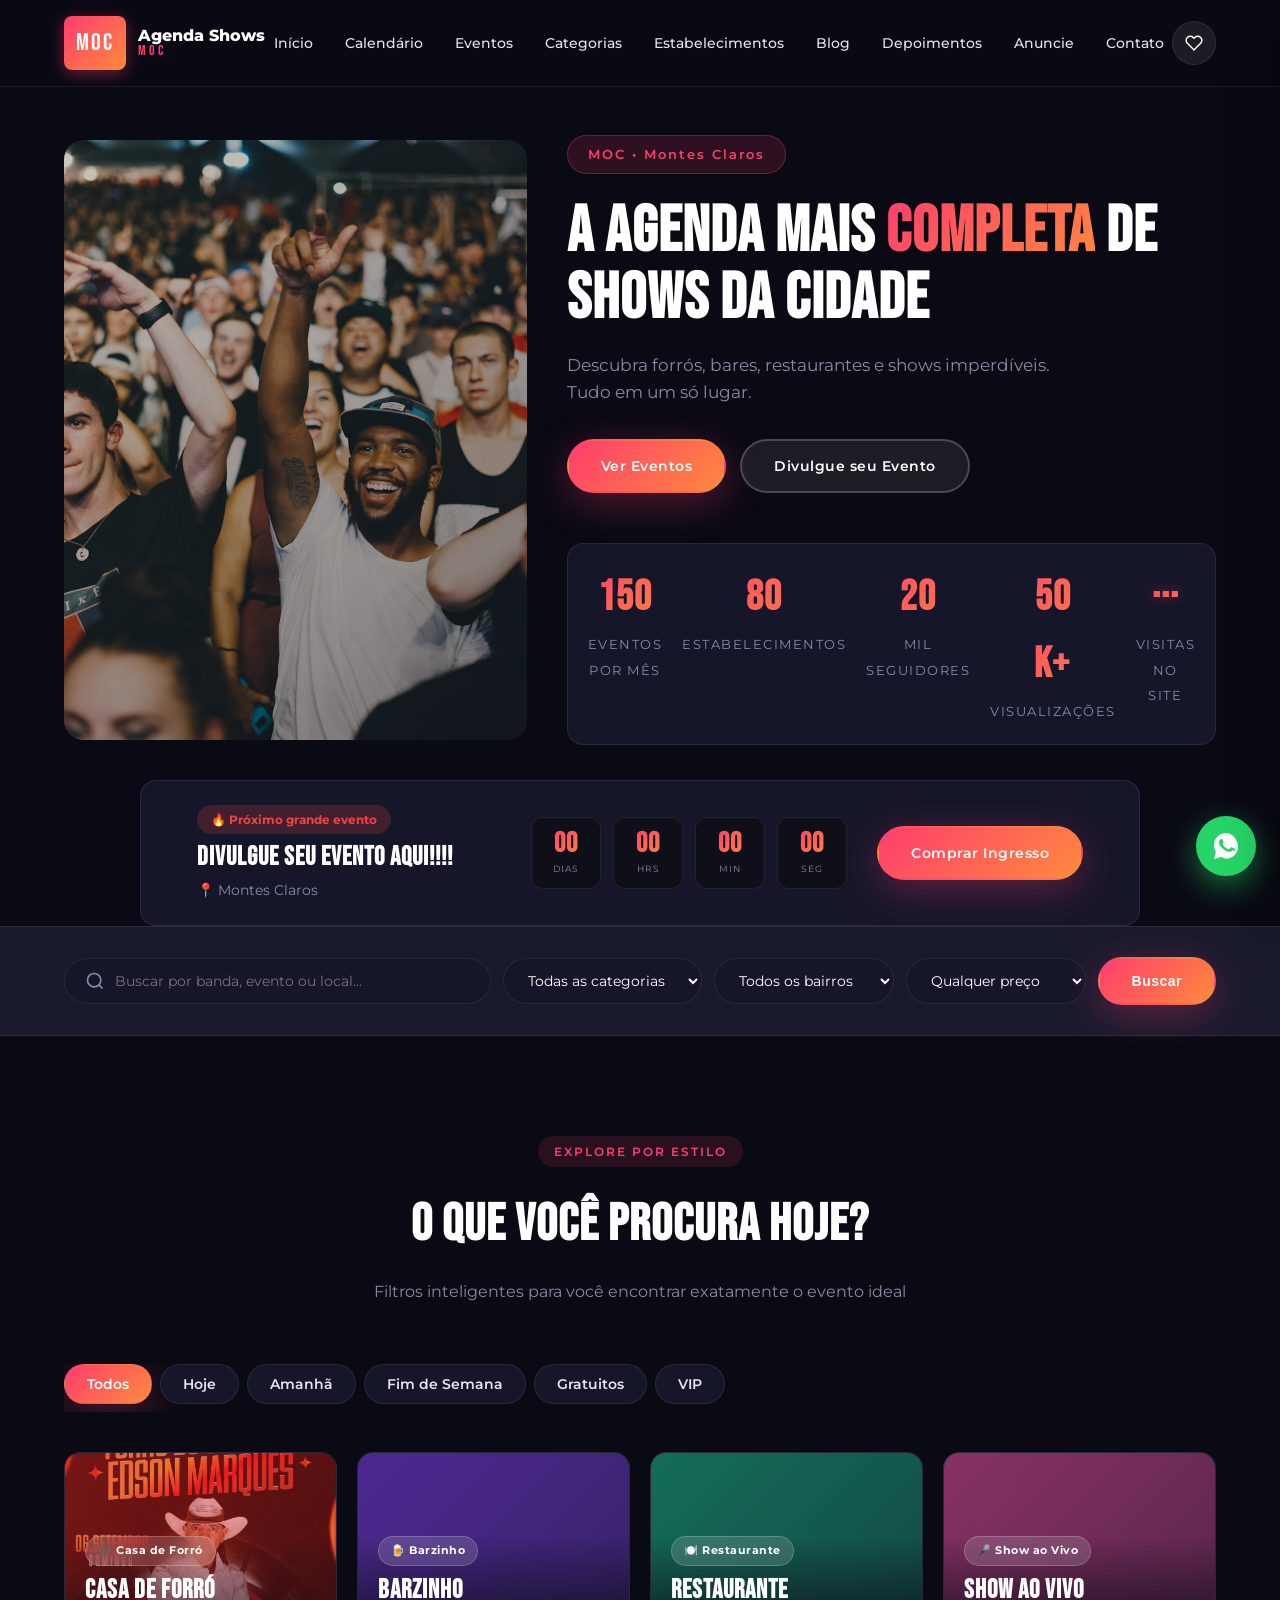
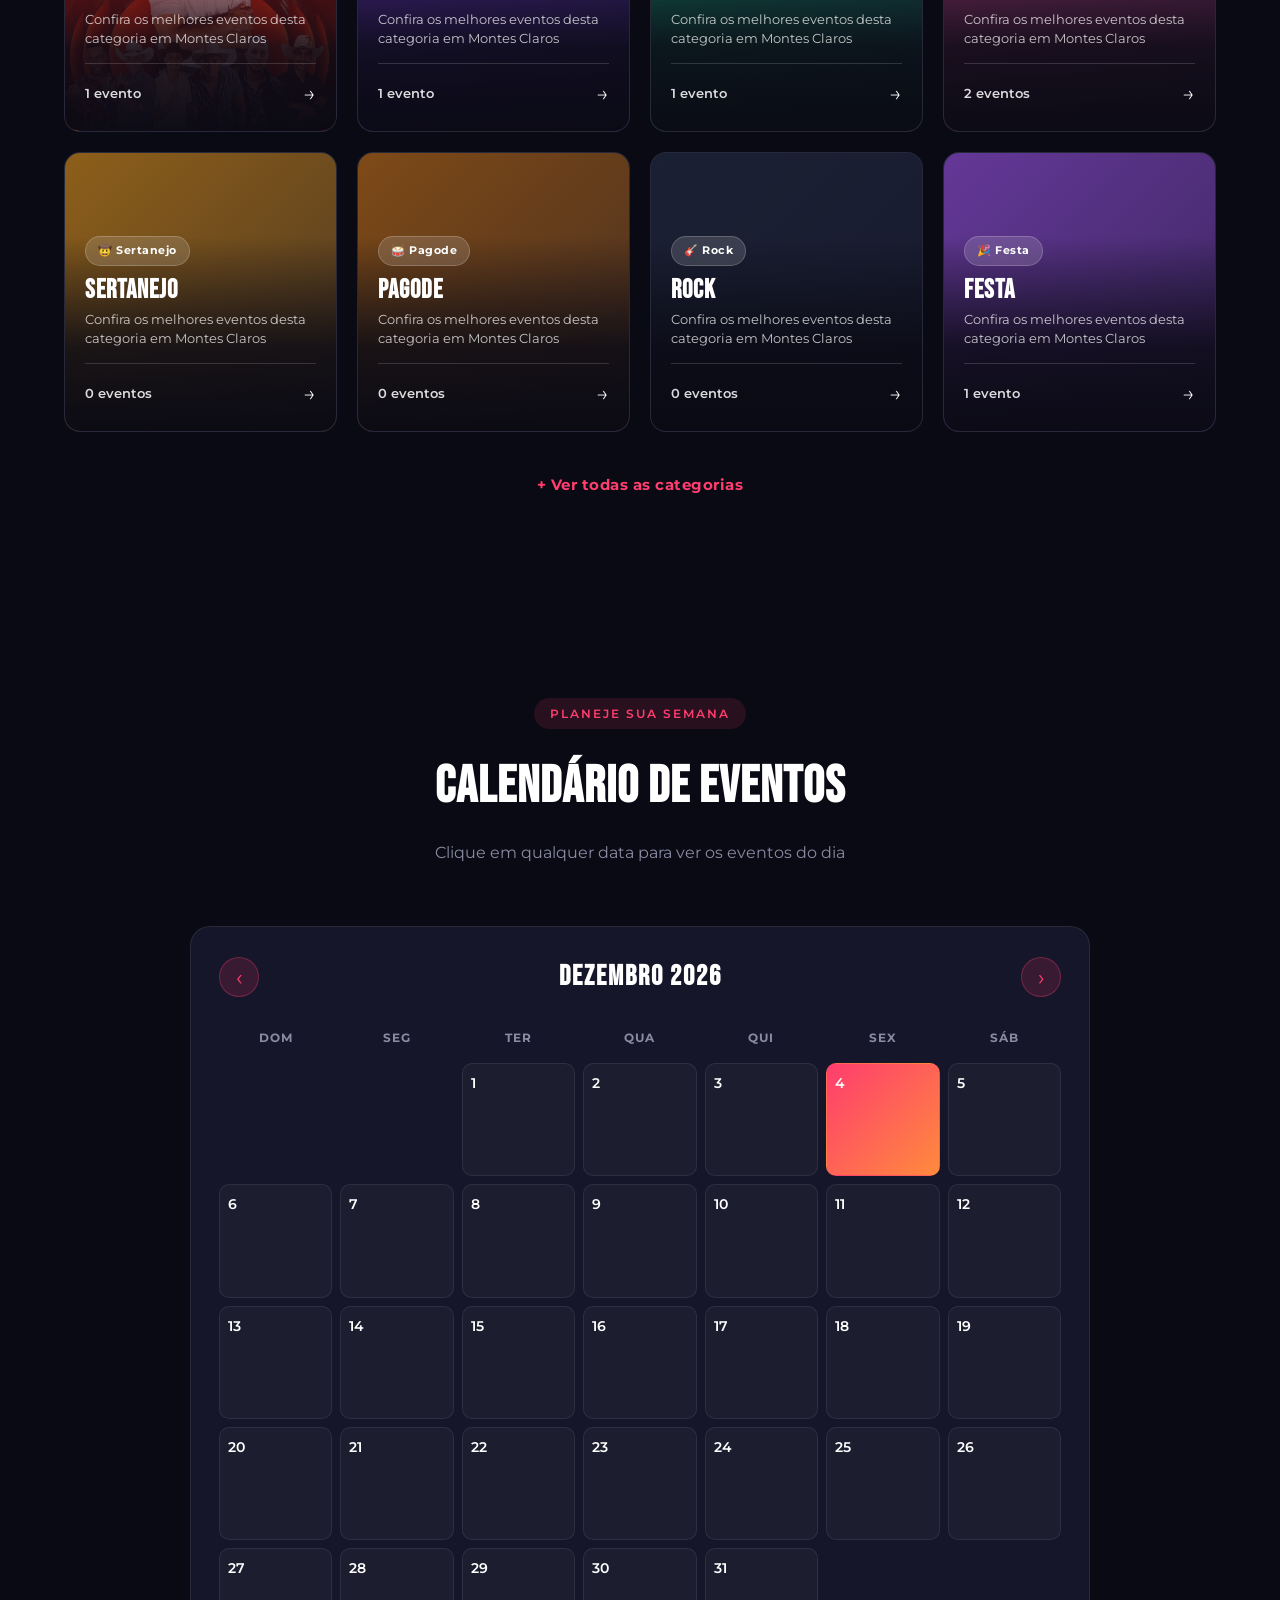
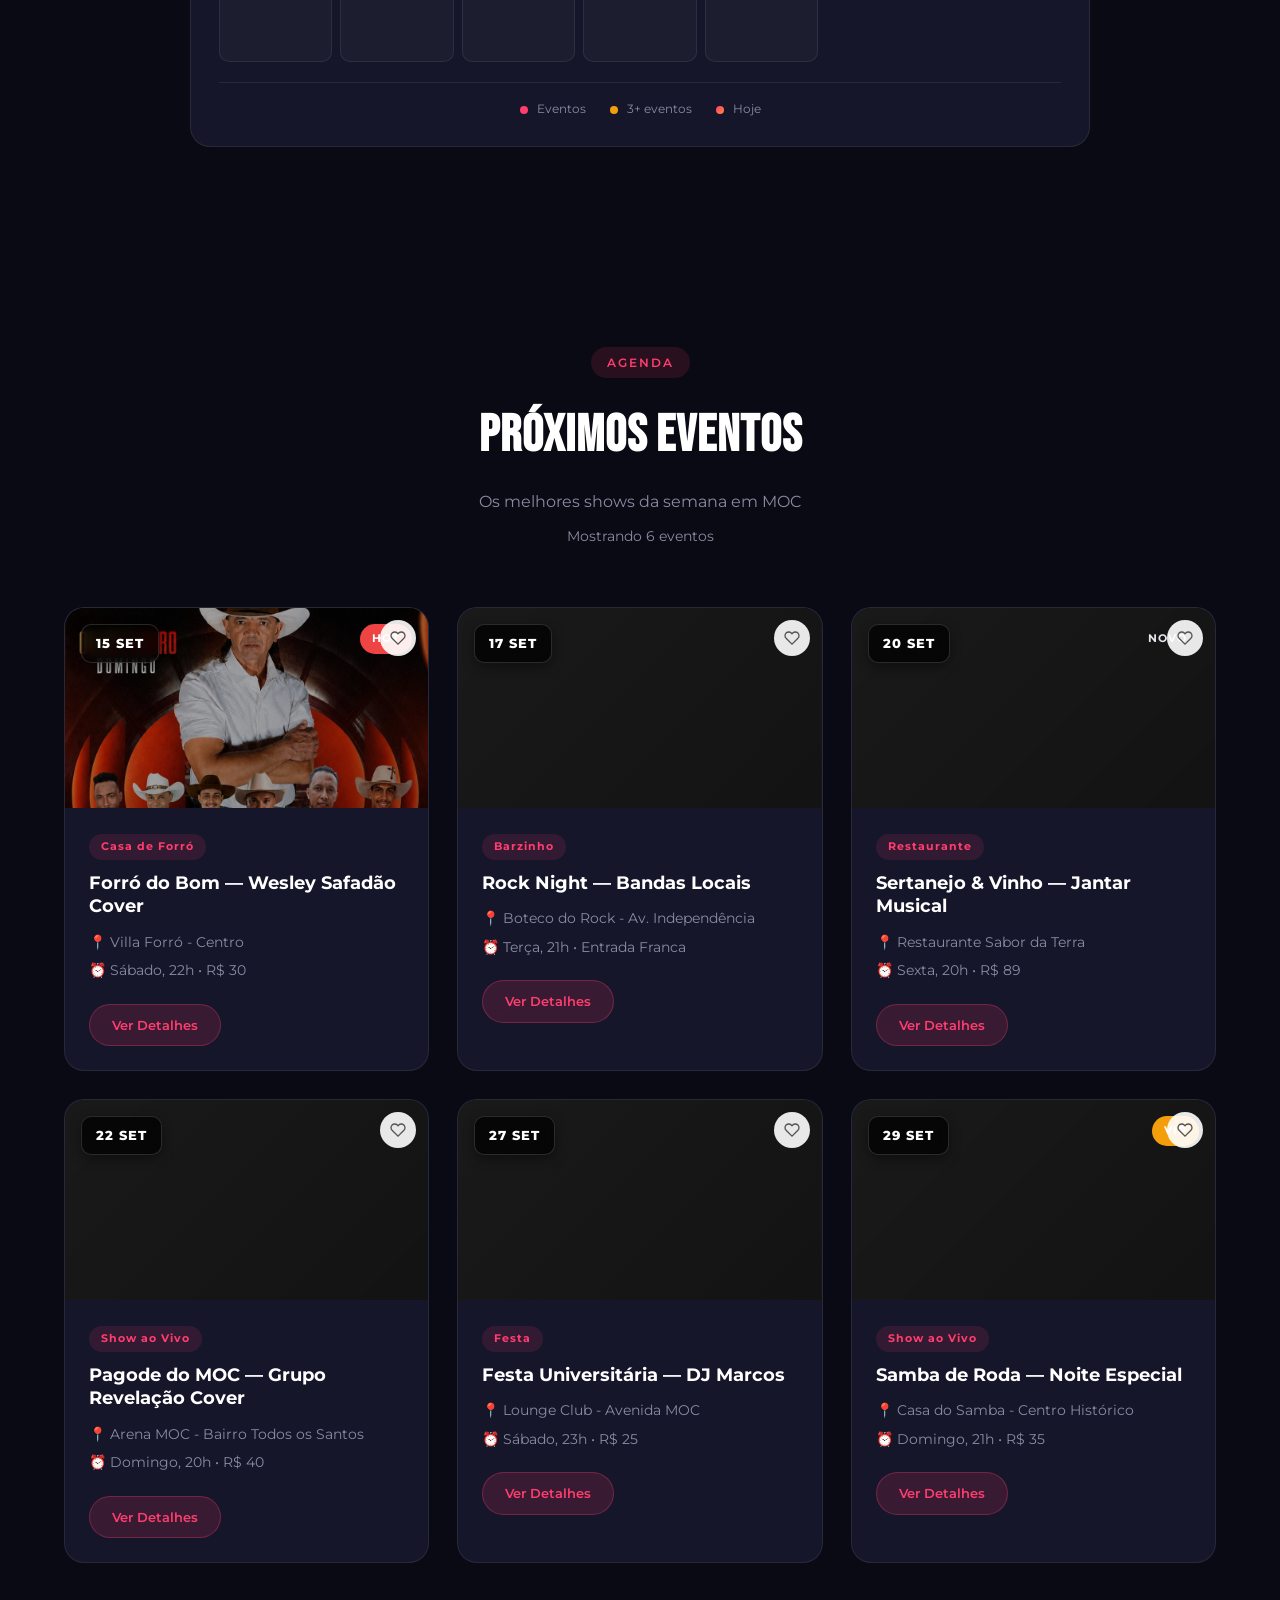
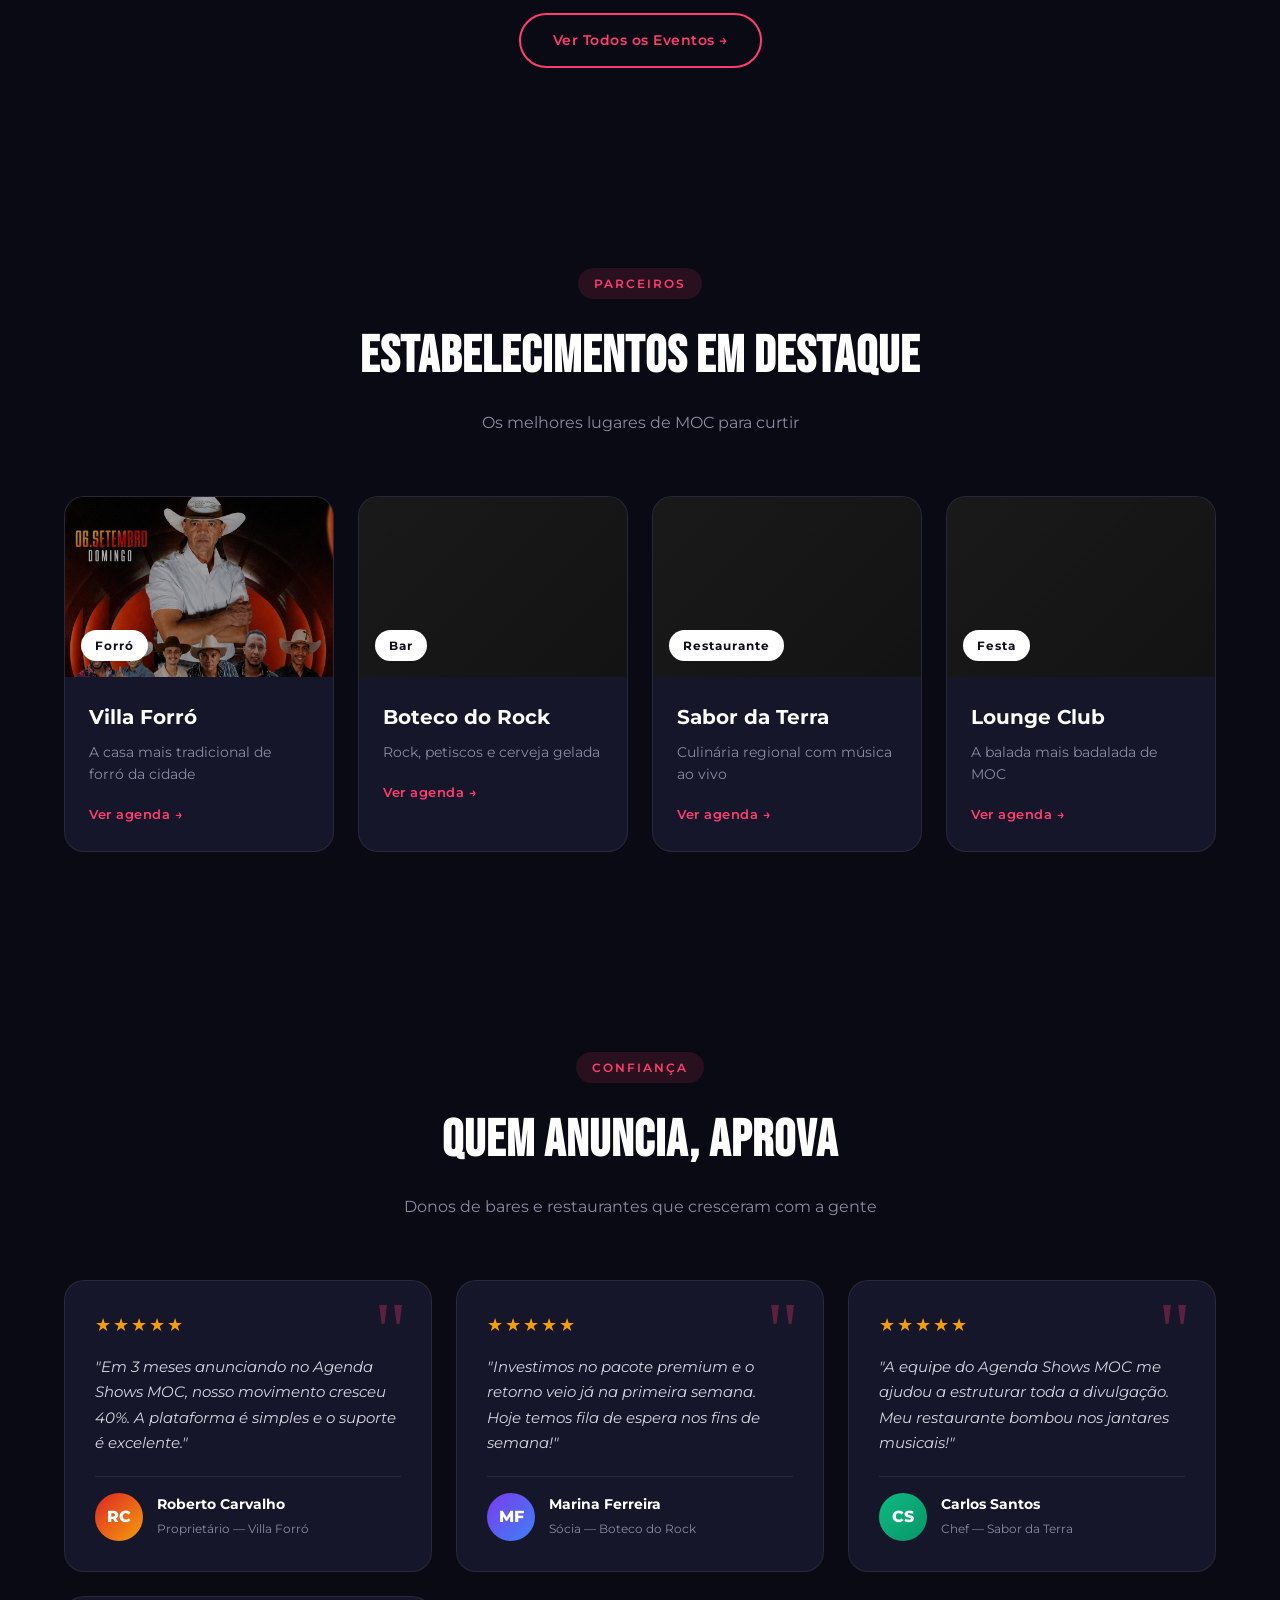
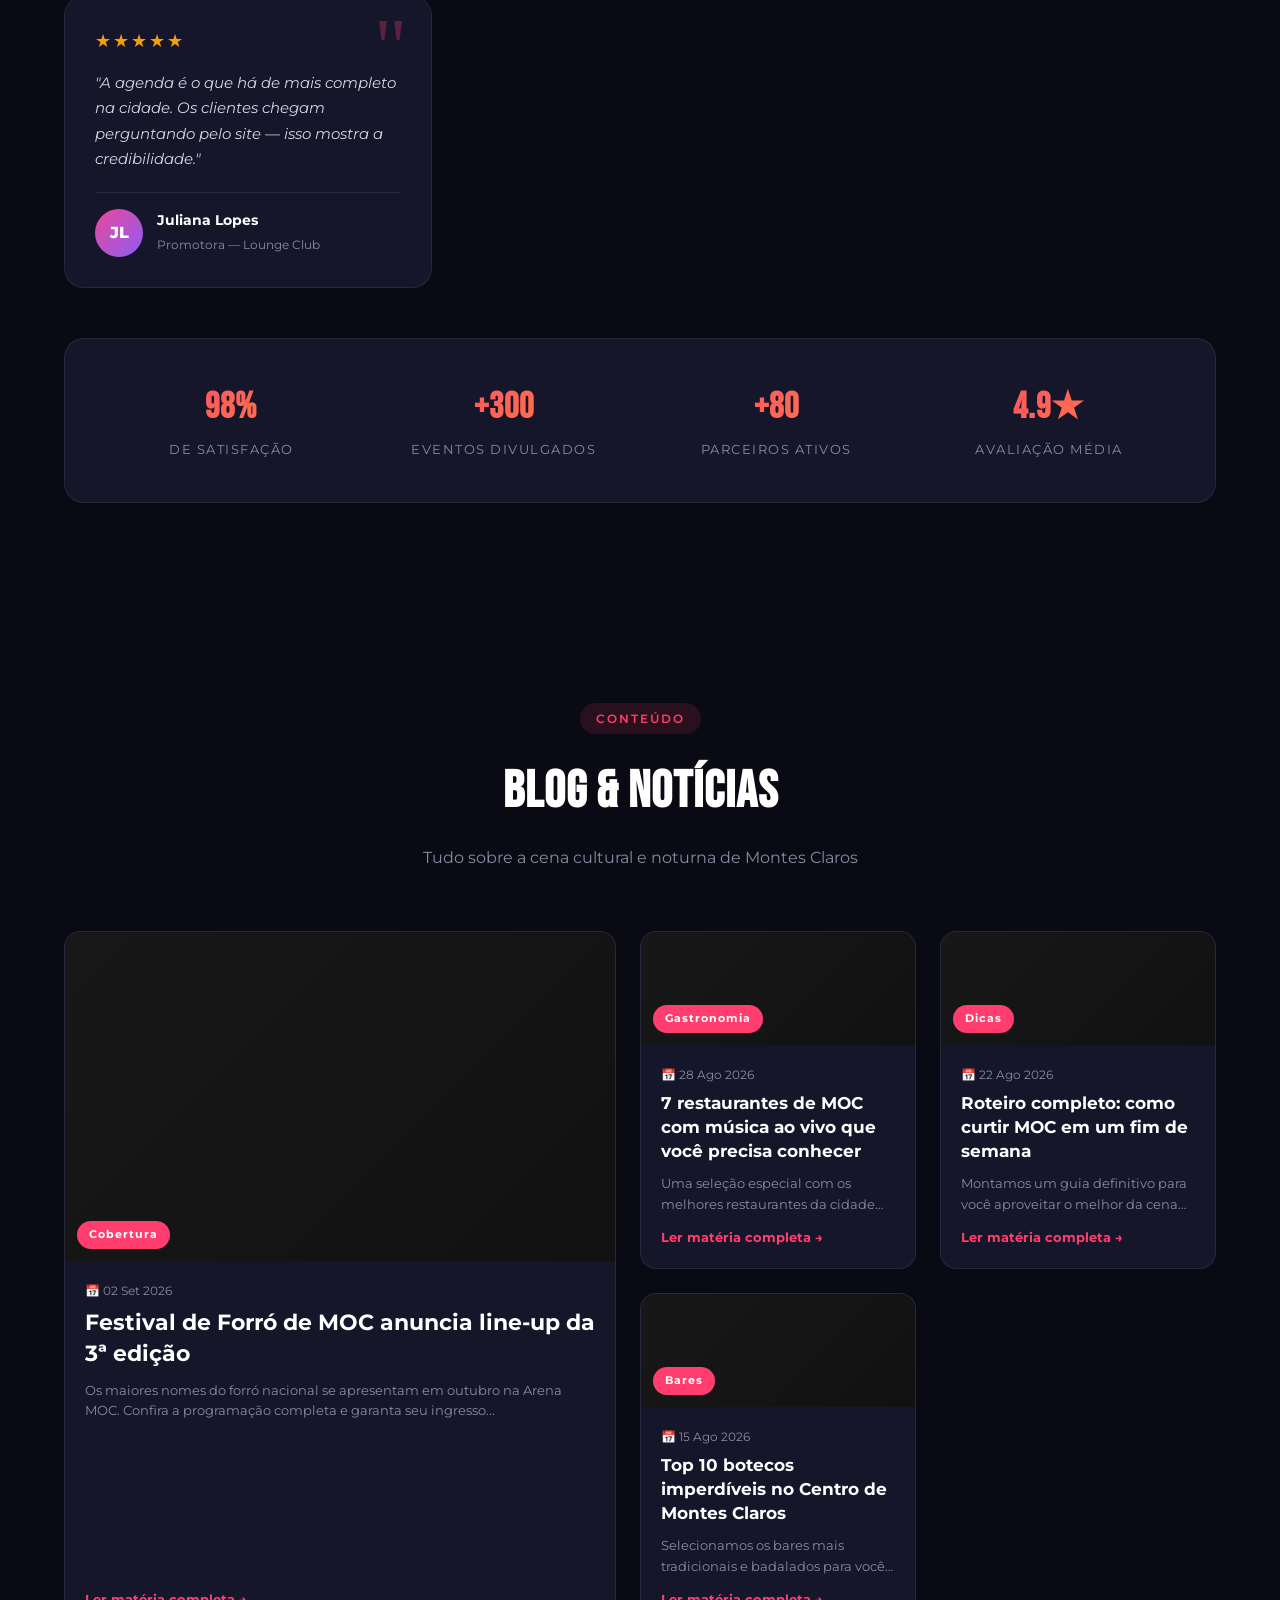
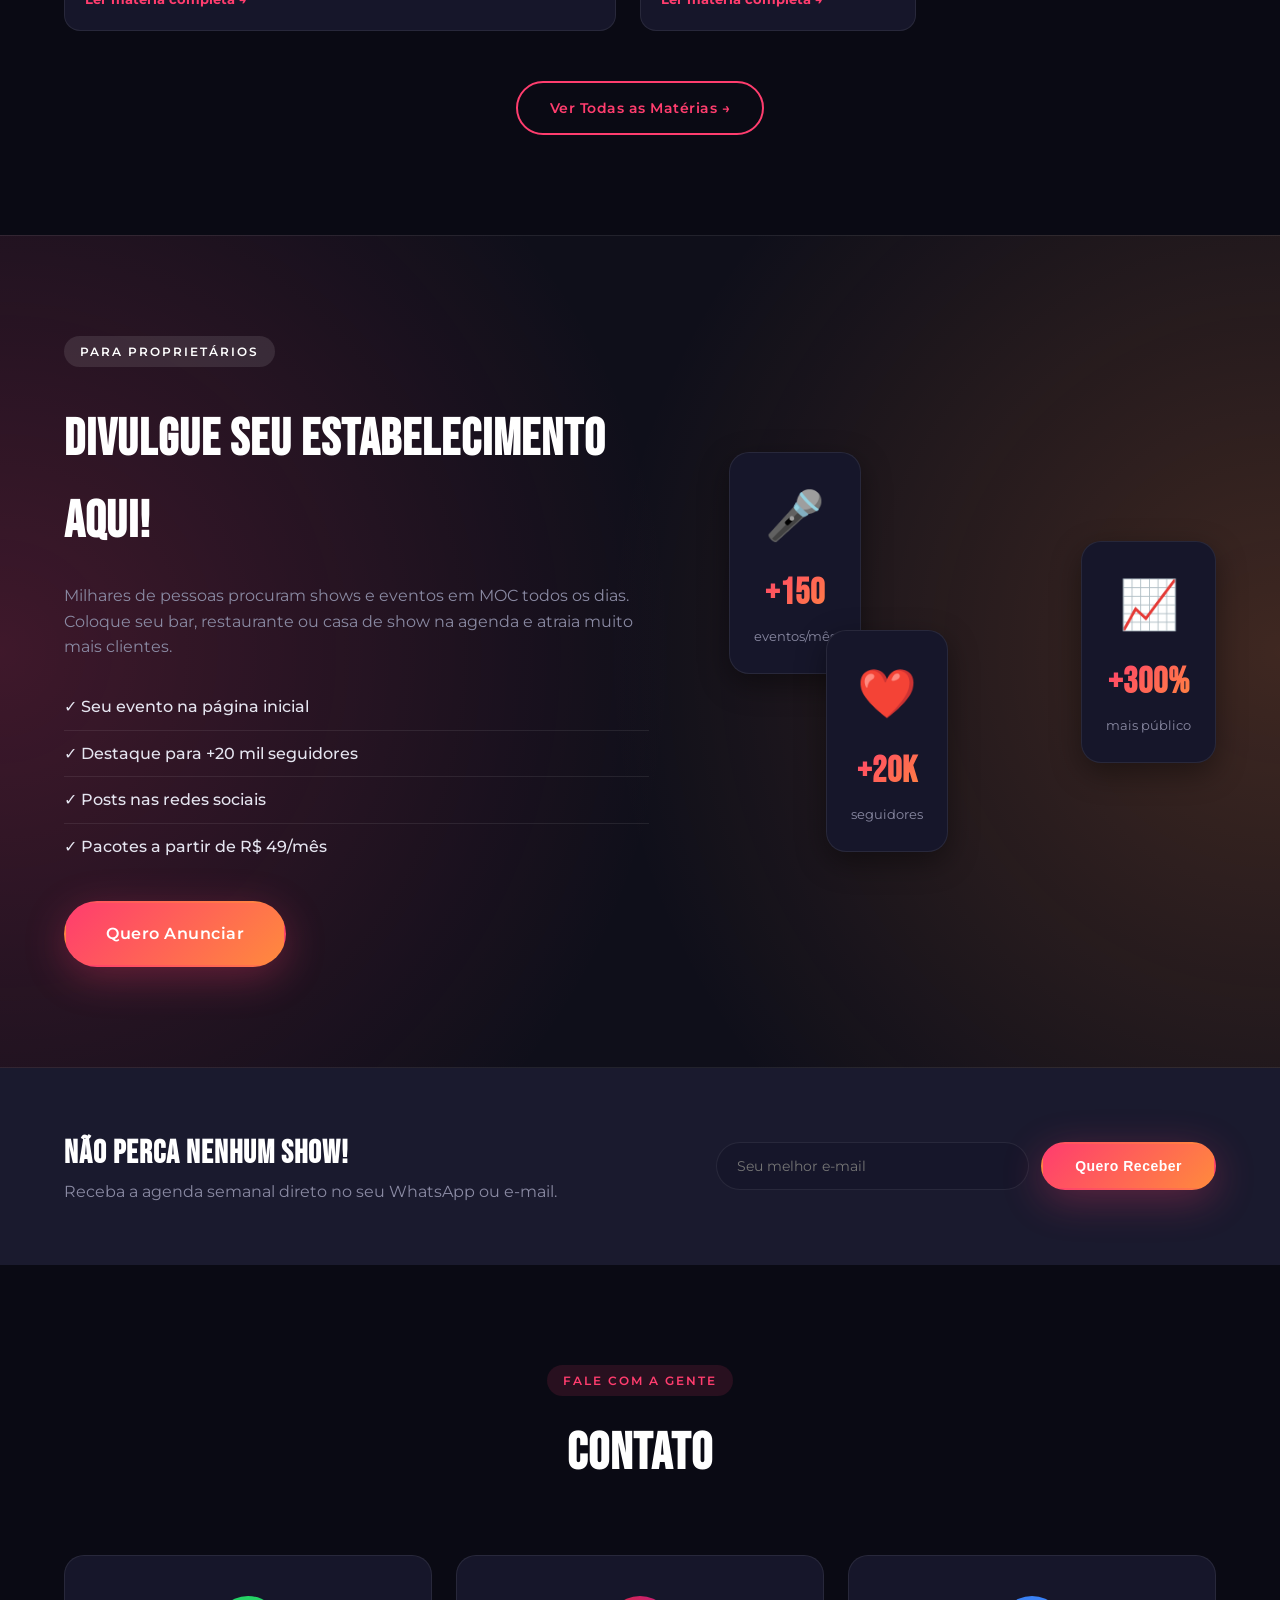
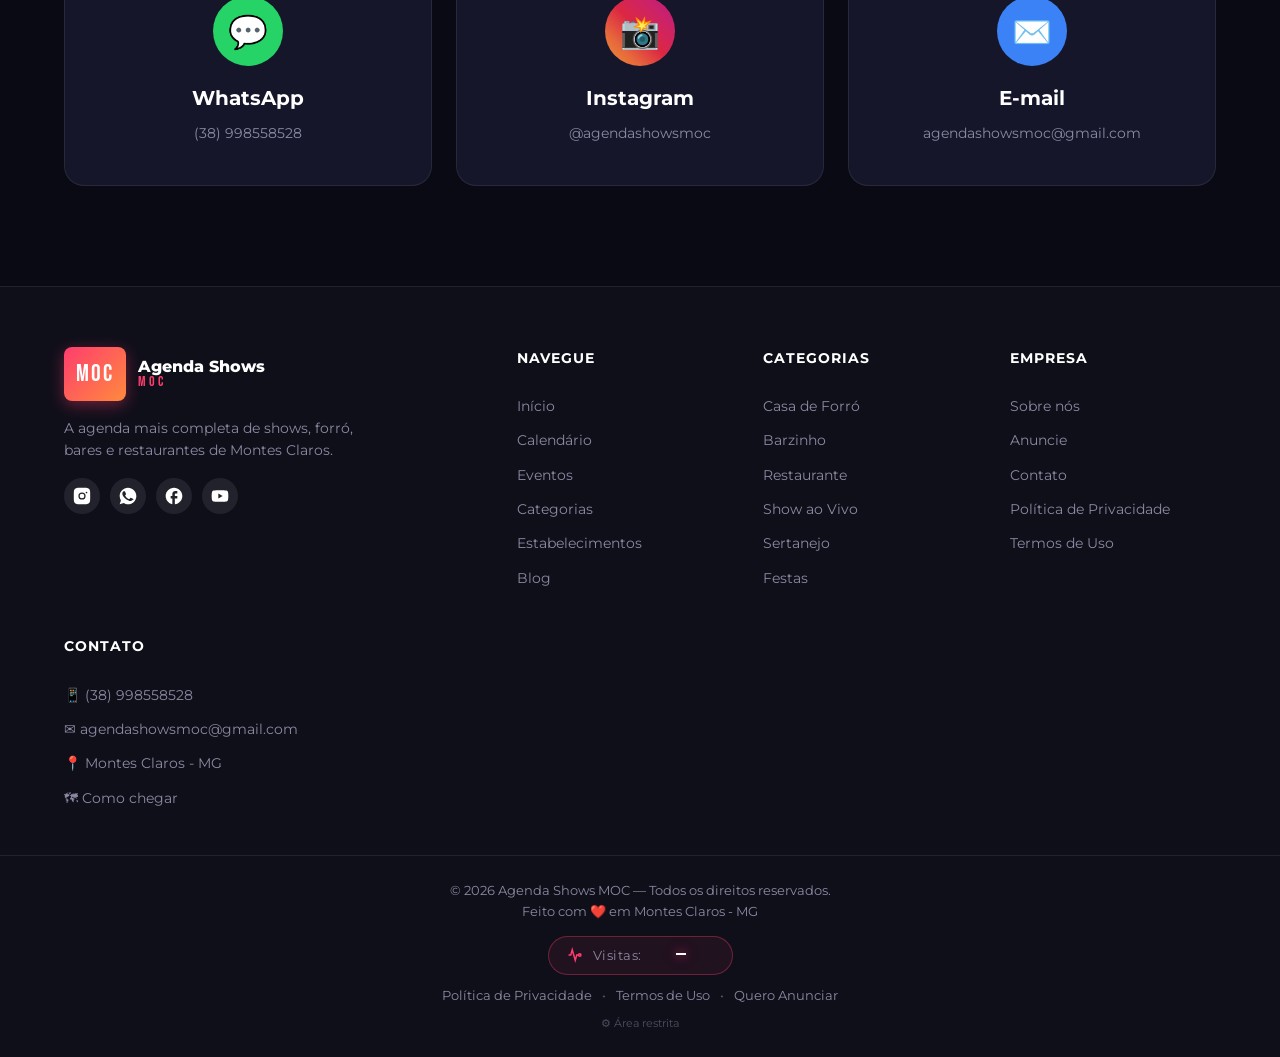
<file: index.html>
<!DOCTYPE html>
<html lang="pt-BR">
<head>
    <meta charset="UTF-8">
    <meta name="viewport" content="width=device-width, initial-scale=1.0">
        <title>Agenda Shows MOC - Shows, Forró, Bares e Restaurantes em Montes Claros</title>
    <meta name="description" content="A agenda mais completa de shows, forró, bares, restaurantes e festas de Montes Claros - MOC. Fique por dentro de todos os eventos da cidade!">
    <meta name="keywords" content="shows Montes Claros, forró MOC, bares MOC, restaurantes Montes Claros, agenda shows moc, eventos MOC, festas Montes Claros, sertanejo MOC">
    <meta name="author" content="Agenda Shows MOC">
    <meta name="theme-color" content="#0a0a14">

    <!-- ============================================================
         🔎 GOOGLE SEARCH CONSOLE (verificação do site)
         Cole abaixo a META TAG de verificação que o Google te dá.
         Formato: <meta name="google-site-verification" content="XXXXXXXXXXXX">
         → Deixe essa linha COMENTADA até você obter o código no
         Search Console (search.google.com/search-console). Depois,
         descomente e substitua o content pelo SEU código.
                  ============================================================ -->
    <!-- <meta name="google-site-verification" content="COLE_AQUI_SEU_CODIGO_DE_VERIFICACAO" /> -->

    <!-- Google tag (gtag.js) -->
    <script async src="https://www.googletagmanager.com/gtag/js?id=G-JKDH8V8Y81"></script>
    <script>
        window.dataLayer = window.dataLayer || [];
        function gtag(){dataLayer.push(arguments);}
        gtag('js', new Date());

        gtag('config', 'G-JKDH8V8Y81');
    </script>
    <meta name="robots" content="index, follow">

    <!-- Open Graph / Facebook -->
    <meta property="og:type" content="website">
    <meta property="og:url" content="https://agendashowsmoc.com/">
    <meta property="og:title" content="Agenda Shows MOC - A agenda mais completa de Montes Claros">
    <meta property="og:description" content="Descubra shows, forró, bares e restaurantes imperdíveis em Montes Claros. Tudo em um só lugar!">
    <meta property="og:image" content="https://agendashowsmoc.com/fotos/capa-show.jpg">
    <meta property="og:locale" content="pt_BR">
    <meta property="og:site_name" content="Agenda Shows MOC">

    <!-- Twitter -->
    <meta name="twitter:card" content="summary_large_image">
    <meta name="twitter:title" content="Agenda Shows MOC">
    <meta name="twitter:description" content="A agenda mais completa de shows e eventos de Montes Claros.">
    <meta name="twitter:image" content="https://agendashowsmoc.com/fotos/capa-show.jpg">

    <!-- Schema.org -->
    <script type="application/ld+json">
    {
        "@context": "https://schema.org",
        "@type": "WebSite",
        "name": "Agenda Shows MOC",
        "url": "https://agendashowsmoc.com",
        "description": "A agenda mais completa de shows, forró, bares e restaurantes de Montes Claros",
        "potentialAction": {
            "@type": "SearchAction",
            "target": "https://agendashowsmoc.com/?busca={search_term_string}",
            "query-input": "required name=search_term_string"
        }
    }
    </script>

    <link rel="canonical" href="https://agendashowsmoc.com/">
    <link rel="icon" type="image/svg+xml" href="data:image/svg+xml,%3Csvg%20xmlns='http://www.w3.org/2000/svg'%20viewBox='0%200%20100%20100'%3E%3Crect%20width='100'%20height='100'%20rx='20'%20fill='%23ff3d6e'/%3E%3Ctext%20x='50'%20y='65'%20font-family='Arial%20Black'%20font-size='40'%20fill='white'%20text-anchor='middle'%20font-weight='900'%3EMOC%3C/text%3E%3C/svg%3E">

    <link rel="preconnect" href="https://fonts.googleapis.com">
    <link rel="preconnect" href="https://fonts.gstatic.com" crossorigin>
    <link rel="preconnect" href="https://images.unsplash.com" crossorigin>
    <link href="https://fonts.googleapis.com/css2?family=Bebas+Neue&family=Montserrat:wght@400;500;600;700;800;900&family=Pacifico&display=swap" rel="stylesheet">
    <link rel="stylesheet" href="styles.css?v=42">
</head>
<body>
    <!-- HEADER -->
    <header class="header">
        <div class="container header-inner">
            <a href="#" class="logo">
                <span class="logo-icon">MOC</span>
                <div class="logo-text">
                    <span class="logo-title">Agenda Shows</span>
                    <span class="logo-sub">MOC</span>
                </div>
            </a>
            <nav class="nav" id="nav">
                <a href="#home">Início</a>
                <a href="#calendario">Calendário</a>
                <a href="#eventos">Eventos</a>
                <a href="#categorias">Categorias</a>
                <a href="#estabelecimentos">Estabelecimentos</a>
                <a href="#blog">Blog</a>
                <a href="#depoimentos">Depoimentos</a>
                <a href="#anuncie">Anuncie</a>
                <a href="#contato">Contato</a>
            </nav>
            <div class="header-actions">
                <button class="fav-btn" id="favBtn" aria-label="Favoritos">
                    <svg viewBox="0 0 24 24" fill="none" stroke="currentColor" stroke-width="2"><path d="M20.84 4.61a5.5 5.5 0 0 0-7.78 0L12 5.67l-1.06-1.06a5.5 5.5 0 0 0-7.78 7.78l1.06 1.06L12 21.23l7.78-7.78 1.06-1.06a5.5 5.5 0 0 0 0-7.78z"/></svg>
                    <span class="fav-count" id="favCount">0</span>
                </button>
                <button class="menu-toggle" id="menuToggle" aria-label="Abrir menu" aria-expanded="false" aria-controls="nav">
                    <span></span><span></span><span></span>
                </button>
            </div>
        </div>
    </header>

    <!-- HERO -->
    <section class="hero" id="home">
        <div class="container hero-container">
            <div class="hero-img-wrapper">
                <img class="hero-img" src="fotos/capa-show.jpg" alt="Shows e eventos em Montes Claros - Agenda Shows MOC" decoding="async" width="1200" height="675" fetchpriority="high">
            </div>
            <div class="hero-content">
                <span class="hero-badge" data-cfg="heroBadge">MOC • Montes Claros</span>
                <h1 class="hero-title" data-cfg="heroTitulo">A agenda mais <span>completa</span> de shows da cidade</h1>
                <p class="hero-sub" data-cfg="heroSub">Descubra forrós, bares, restaurantes e shows imperdíveis. Tudo em um só lugar.</p>
                <div class="hero-actions">
                    <a href="#eventos" class="btn btn-primary">Ver Eventos</a>
                    <a href="#anuncie" class="btn btn-ghost">Divulgue seu Evento</a>
                </div>
                <div class="hero-stats">
                    <div class="stat"><strong data-target="150">0</strong><span>Eventos por mês</span></div>
                    <div class="stat"><strong data-target="80">0</strong><span>Estabelecimentos</span></div>
                    <div class="stat"><strong data-target="20">0</strong><span>Mil seguidores</span></div>
                    <div class="stat"><strong data-target="50">0</strong><strong style="margin-left:-2px">k+</strong><span>Visualizações</span></div>
                    <div class="stat stat-visitas"><strong id="heroVisitCount">···</strong><span>Visitas no site</span></div>
                </div>
            </div>
        </div>

        <!-- Countdown do próximo grande evento -->
        <div class="hero-countdown">
            <div class="container countdown-inner">
                <div class="cd-left">
                    <span class="cd-tag">🔥 Próximo grande evento</span>
                    <h3 class="cd-title">Festival de Forró de MOC — 3ª Edição</h3>
                    <p class="cd-info">📍 Arena MOC • 15 de Outubro, 2026 • 20h</p>
                </div>
                <div class="cd-timer" id="cdTimer">
                    <div class="cd-box"><strong id="cdDays">00</strong><span>Dias</span></div>
                    <div class="cd-box"><strong id="cdHours">00</strong><span>Hrs</span></div>
                    <div class="cd-box"><strong id="cdMins">00</strong><span>Min</span></div>
                    <div class="cd-box"><strong id="cdSecs">00</strong><span>Seg</span></div>
                </div>
                <a href="#" class="btn btn-primary cd-btn">Comprar Ingresso</a>
            </div>
        </div>
    </section>

    <!-- BUSCA -->
    <section class="search-bar">
        <div class="container search-inner">
            <div class="search-box">
                <svg width="20" height="20" viewBox="0 0 24 24" fill="none" stroke="currentColor" stroke-width="2"><circle cx="11" cy="11" r="8"/><path d="m21 21-4.3-4.3"/></svg>
                <input type="text" id="searchInput" placeholder="Buscar por banda, evento ou local...">
            </div>
            <select class="filter-select" id="filterCat">
                <option value="">Todas as categorias</option>
                <option>Casa de Forró</option>
                <option>Barzinho</option>
                <option>Restaurante</option>
                <option>Show ao Vivo</option>
                <option>Sertanejo</option>
                <option>Pagode</option>
                <option>Rock</option>
                <option>Festa</option>
            </select>
            <select class="filter-select" id="filterBairro">
                <option value="">Todos os bairros</option>
                <option>Centro</option>
                <option>Todos os Santos</option>
                <option>Independência</option>
                <option>São José</option>
                <option>Cidade Nova</option>
                <option>Major Prates</option>
            </select>
            <select class="filter-select" id="filterPreco">
                <option value="">Qualquer preço</option>
                <option>Gratuito</option>
                <option>Até R$ 30</option>
                <option>Até R$ 60</option>
                <option>Até R$ 100</option>
                <option>Acima de R$ 100</option>
            </select>
            <button class="btn btn-primary" id="searchBtn">Buscar</button>
        </div>
    </section>

    <!-- CATEGORIAS -->
    <section class="section categorias" id="categorias">
        <div class="container">
            <div class="section-head">
                <span class="section-tag" data-cfg="catTag">Explore por estilo</span>
                <h2 class="section-title" data-cfg="catTitulo">O que você procura hoje?</h2>
                <p class="section-sub" data-cfg="catSub">Filtros inteligentes para você encontrar exatamente o evento ideal</p>
            </div>

            <div class="cat-tabs">
                <button class="cat-tab active">Todos</button>
                <button class="cat-tab">Hoje</button>
                <button class="cat-tab">Amanhã</button>
                <button class="cat-tab">Fim de Semana</button>
                <button class="cat-tab">Gratuitos</button>
                <button class="cat-tab">VIP</button>
            </div>

            <div class="cat-grid">
                <a href="#" class="cat-card cat-forro">
                    <div class="cat-img" style="background-image:linear-gradient(135deg,rgba(0,0,0,0.35),rgba(0,0,0,0.55)),url('fotos/forro-coronel-edson-marques.jpeg')"></div>
                    <div class="cat-body">
                        <div class="cat-badge">
                            <svg viewBox="0 0 24 24" fill="none" stroke="currentColor" stroke-width="2"><path d="M9 18V5l12-2v13"/><circle cx="6" cy="18" r="3"/><circle cx="18" cy="16" r="3"/></svg>
                            Forró
                        </div>
                        <h3>Casa de Forró</h3>
                        <p>Sanfona, zabumba e o autêntico pé-de-serra do norte de Minas</p>
                        <div class="cat-meta">
                            <span class="cat-count">42 eventos</span>
                            <span class="cat-arrow">→</span>
                        </div>
                    </div>
                </a>

                <a href="#" class="cat-card cat-bar">
                    <div class="cat-img" style="background-image:linear-gradient(135deg,rgba(0,0,0,0.35),rgba(0,0,0,0.55)),url('https://images.unsplash.com/photo-1514933651103-005eec06c04b?w=600&q=70')"></div>
                    <div class="cat-body">
                        <div class="cat-badge">
                            <svg viewBox="0 0 24 24" fill="none" stroke="currentColor" stroke-width="2"><path d="M17 8h1a4 4 0 0 1 0 8h-1"/><path d="M3 8h14v9a4 4 0 0 1-4 4H7a4 4 0 0 1-4-4V8z"/><line x1="6" y1="2" x2="6" y2="5"/><line x1="10" y1="2" x2="10" y2="5"/><line x1="14" y1="2" x2="14" y2="5"/></svg>
                            Barzinho
                        </div>
                        <h3>Bares &amp; Botecos</h3>
                        <p>Petiscos, cerveja gelada e música ao vivo nos melhores pontos</p>
                        <div class="cat-meta">
                            <span class="cat-count">38 eventos</span>
                            <span class="cat-arrow">→</span>
                        </div>
                    </div>
                </a>

                <a href="#" class="cat-card cat-rest">
                    <div class="cat-img" style="background-image:linear-gradient(135deg,rgba(0,0,0,0.35),rgba(0,0,0,0.55)),url('https://images.unsplash.com/photo-1555396273-367ea4eb4db5?w=600&q=70')"></div>
                    <div class="cat-body">
                        <div class="cat-badge">
                            <svg viewBox="0 0 24 24" fill="none" stroke="currentColor" stroke-width="2"><path d="M3 2v7c0 1.1.9 2 2 2h4a2 2 0 0 0 2-2V2"/><path d="M7 2v20"/><path d="M21 15V2v0a5 5 0 0 0-5 5v6c0 1.1.9 2 2 2h3zm0 0v7"/></svg>
                            Gastronomia
                        </div>
                        <h3>Restaurantes</h3>
                        <p>Jantares musicais com a melhor culinária da região</p>
                        <div class="cat-meta">
                            <span class="cat-count">21 eventos</span>
                            <span class="cat-arrow">→</span>
                        </div>
                    </div>
                </a>

                <a href="#" class="cat-card cat-show">
                    <div class="cat-img" style="background-image:linear-gradient(135deg,rgba(0,0,0,0.35),rgba(0,0,0,0.55)),url('https://images.unsplash.com/photo-1429962714451-bb934ecdc4ec?w=600&q=70')"></div>
                    <div class="cat-body">
                        <div class="cat-badge">
                            <svg viewBox="0 0 24 24" fill="none" stroke="currentColor" stroke-width="2"><path d="M12 1a3 3 0 0 0-3 3v8a3 3 0 0 0 6 0V4a3 3 0 0 0-3-3z"/><path d="M19 10v2a7 7 0 0 1-14 0v-2"/><line x1="12" y1="19" x2="12" y2="23"/><line x1="8" y1="23" x2="16" y2="23"/></svg>
                            Ao Vivo
                        </div>
                        <h3>Shows ao Vivo</h3>
                        <p>Grandes artistas, bandas covers e turnês imperdíveis</p>
                        <div class="cat-meta">
                            <span class="cat-count">15 eventos</span>
                            <span class="cat-arrow">→</span>
                        </div>
                    </div>
                </a>

                <a href="#" class="cat-card cat-sertanejo">
                    <div class="cat-img" style="background-image:linear-gradient(135deg,rgba(0,0,0,0.35),rgba(0,0,0,0.55)),url('https://images.unsplash.com/photo-1493225457124-a3eb161ffa5f?w=600&q=70')"></div>
                    <div class="cat-body">
                        <div class="cat-badge">
                            <svg viewBox="0 0 24 24" fill="none" stroke="currentColor" stroke-width="2"><circle cx="12" cy="12" r="10"/><path d="M2 12h20"/><path d="M12 2a15.3 15.3 0 0 1 4 10 15.3 15.3 0 0 1-4 10 15.3 15.3 0 0 1-4-10 15.3 15.3 0 0 1 4-10z"/></svg>
                            Sertanejo
                        </div>
                        <h3>Sertanejo</h3>
                        <p>Sofrência, modão e universitário para cantar junto</p>
                        <div class="cat-meta">
                            <span class="cat-count">28 eventos</span>
                            <span class="cat-arrow">→</span>
                        </div>
                    </div>
                </a>

                <a href="#" class="cat-card cat-pagode">
                    <div class="cat-img" style="background-image:linear-gradient(135deg,rgba(0,0,0,0.35),rgba(0,0,0,0.55)),url('https://images.unsplash.com/photo-1571266028243-d220c6a35277?w=600&q=70')"></div>
                    <div class="cat-body">
                        <div class="cat-badge">
                            <svg viewBox="0 0 24 24" fill="none" stroke="currentColor" stroke-width="2"><path d="M9 18V5l12-2v13"/><circle cx="6" cy="18" r="3"/><circle cx="18" cy="16" r="3"/></svg>
                            Pagode
                        </div>
                        <h3>Pagode &amp; Samba</h3>
                        <p>Roda de samba, pagode e clássicos que não podem faltar</p>
                        <div class="cat-meta">
                            <span class="cat-count">19 eventos</span>
                            <span class="cat-arrow">→</span>
                        </div>
                    </div>
                </a>

                <a href="#" class="cat-card cat-rock">
                    <div class="cat-img" style="background-image:linear-gradient(135deg,rgba(0,0,0,0.35),rgba(0,0,0,0.55)),url('https://images.unsplash.com/photo-1511671782779-c97d3d27a1d4?w=600&q=70')"></div>
                    <div class="cat-body">
                        <div class="cat-badge">
                            <svg viewBox="0 0 24 24" fill="none" stroke="currentColor" stroke-width="2"><polygon points="13 2 3 14 12 14 11 22 21 10 12 10 13 2"/></svg>
                            Rock
                        </div>
                        <h3>Rock &amp; Pop</h3>
                        <p>Bandas autorais, clássicos do rock e indie para os apaixonados</p>
                        <div class="cat-meta">
                            <span class="cat-count">12 eventos</span>
                            <span class="cat-arrow">→</span>
                        </div>
                    </div>
                </a>

                <a href="#" class="cat-card cat-festa">
                    <div class="cat-img" style="background-image:linear-gradient(135deg,rgba(0,0,0,0.35),rgba(0,0,0,0.55)),url('https://images.unsplash.com/photo-1492684223066-81342ee5ff30?w=600&q=70')"></div>
                    <div class="cat-body">
                        <div class="cat-badge">
                            <svg viewBox="0 0 24 24" fill="none" stroke="currentColor" stroke-width="2"><path d="M5.8 11.3 2 22l10.7-3.79"/><path d="M4 3h.01"/><path d="M22 8h.01"/><path d="M15 2h.01"/><path d="M22 20h.01"/><path d="m22 2-2.24.75a2.9 2.9 0 0 0-1.96 3.12c.1.86-.57 1.63-1.45 1.63h-.38c-.86 0-1.6.6-1.76 1.44L14 10"/><path d="m22 13-1.7-.74a2.9 2.9 0 0 0-3.79 1.27l-.17.33a2.9 2.9 0 0 1-3.79 1.27L12 14.7"/></svg>
                            Festas
                        </div>
                        <h3>Festas &amp; Baladas</h3>
                        <p>Universitárias, temáticas e as melhores baladas da cidade</p>
                        <div class="cat-meta">
                            <span class="cat-count">24 eventos</span>
                            <span class="cat-arrow">→</span>
                        </div>
                    </div>
                </a>
            </div>

            <div class="cat-foot">
                <a href="#" class="cat-foot-link" data-action="todasCategorias">+ Ver todas as categorias</a>
            </div>
        </div>
    </section>

    <!-- CALENDÁRIO -->
    <section class="section calendario" id="calendario">
        <div class="container">
            <div class="section-head">
                <span class="section-tag" data-cfg="calTag">Planeje sua semana</span>
                <h2 class="section-title" data-cfg="calTitulo">Calendário de Eventos</h2>
                <p class="section-sub" data-cfg="calSub">Clique em qualquer data para ver os eventos do dia</p>
            </div>
            <div class="cal-wrap">
                <div class="cal-header">
                    <button class="cal-nav" id="calPrev" aria-label="Mês anterior">‹</button>
                    <h3 id="calMonth">Setembro 2026</h3>
                    <button class="cal-nav" id="calNext" aria-label="Próximo mês">›</button>
                </div>
                <div class="cal-weekdays">
                    <div>Dom</div><div>Seg</div><div>Ter</div><div>Qua</div><div>Qui</div><div>Sex</div><div>Sáb</div>
                </div>
                <div class="cal-grid" id="calGrid"></div>
                <div class="cal-legend">
                    <span><span class="legend-dot legend-has"></span> Eventos</span>
                    <span><span class="legend-dot legend-many"></span> 3+ eventos</span>
                    <span><span class="legend-dot legend-today"></span> Hoje</span>
                </div>
            </div>
        </div>
    </section>

    <!-- MODAL DE EVENTOS DO DIA -->
    <div class="modal-overlay" id="dayModal">
        <div class="modal modal-day">
            <button class="modal-close" id="dayModalClose">×</button>
            <div class="day-modal-head">
                <div>
                    <span class="section-tag">📅 Eventos do dia</span>
                    <h2 id="dayModalTitle">15 de Setembro</h2>
                </div>
                <div class="day-modal-count" id="dayModalCount">2 eventos</div>
            </div>
            <div class="day-modal-body" id="dayModalBody"></div>
        </div>
    </div>

    <!-- EVENTOS -->
    <section class="section eventos" id="eventos">
        <div class="container">
            <div class="section-head">
                <span class="section-tag" data-cfg="evTag">Agenda</span>
                <h2 class="section-title" data-cfg="evTitulo">Próximos Eventos</h2>
                <p class="section-sub" data-cfg="evSub">Os melhores shows da semana em MOC</p>
                <div class="events-count" id="eventsCount">Mostrando 6 eventos</div>
            </div>
            <div class="event-grid" id="eventGrid">
                <article class="event-card" data-id="1" data-cat="Casa de Forró" data-bairro="Centro" data-preco="30" data-titulo="Forró do Bom — Wesley Safadão Cover" data-local="Villa Forró - Centro" data-data="15 SET" data-hora="Terça, 22h" data-desc="A noite mais esperada do forró em MOC! Cerveja gelada, ambiente climatizado e a melhor sanfona da cidade tocando os maiores sucessos do momento.">
                    <button class="fav-card" data-fav="1" aria-label="Favoritar">
                        <svg viewBox="0 0 24 24" fill="none" stroke="currentColor" stroke-width="2"><path d="M20.84 4.61a5.5 5.5 0 0 0-7.78 0L12 5.67l-1.06-1.06a5.5 5.5 0 0 0-7.78 7.78l1.06 1.06L12 21.23l7.78-7.78 1.06-1.06a5.5 5.5 0 0 0 0-7.78z"/></svg>
                    </button>
                    <div class="event-img" style="background-image:linear-gradient(135deg,#ff3d6e,#ff8a3d)">
                        <span class="event-date">15 SET</span>
                        <span class="event-tag tag-hot">HOT</span>
                    </div>
                    <div class="event-info">
                        <span class="event-cat">Casa de Forró</span>
                        <h3 class="event-title">Forró do Bom — Wesley Safadão Cover</h3>
                        <p class="event-local">📍 Villa Forró - Centro</p>
                        <p class="event-time">⏰ Terça, 22h • R$ 30</p>
                        <a href="#" class="event-btn open-modal" data-id="1">Ver Detalhes</a>
                    </div>
                </article>
                <article class="event-card" data-id="2" data-cat="Barzinho" data-bairro="Independência" data-preco="0" data-titulo="Rock Night — Bandas Locais" data-local="Boteco do Rock - Av. Independência" data-data="17 SET" data-hora="Quinta, 21h" data-desc="Noite de rock com bandas autorais e clássicos inesquecíveis. Chopp em dobro e petiscos especiais.">
                    <button class="fav-card" data-fav="2" aria-label="Favoritar">
                        <svg viewBox="0 0 24 24" fill="none" stroke="currentColor" stroke-width="2"><path d="M20.84 4.61a5.5 5.5 0 0 0-7.78 0L12 5.67l-1.06-1.06a5.5 5.5 0 0 0-7.78 7.78l1.06 1.06L12 21.23l7.78-7.78 1.06-1.06a5.5 5.5 0 0 0 0-7.78z"/></svg>
                    </button>
                    <div class="event-img" style="background-image:linear-gradient(135deg,#7c3aed,#3b82f6)">
                        <span class="event-date">17 SET</span>
                    </div>
                    <div class="event-info">
                        <span class="event-cat">Barzinho</span>
                        <h3 class="event-title">Rock Night — Bandas Locais</h3>
                        <p class="event-local">📍 Boteco do Rock - Av. Independência</p>
                        <p class="event-time">⏰ Quinta, 21h • Entrada Franca</p>
                        <a href="#" class="event-btn open-modal" data-id="2">Ver Detalhes</a>
                    </div>
                </article>
                <article class="event-card" data-id="3" data-cat="Restaurante" data-bairro="Centro" data-preco="89" data-titulo="Sertanejo & Vinho — Jantar Musical" data-local="Restaurante Sabor da Terra" data-data="20 SET" data-hora="Domingo, 20h" data-desc="Jantar harmonizado com pratos da culinária regional e show de sertanejo ao vivo. Reservas limitadas.">
                    <button class="fav-card" data-fav="3" aria-label="Favoritar">
                        <svg viewBox="0 0 24 24" fill="none" stroke="currentColor" stroke-width="2"><path d="M20.84 4.61a5.5 5.5 0 0 0-7.78 0L12 5.67l-1.06-1.06a5.5 5.5 0 0 0-7.78 7.78l1.06 1.06L12 21.23l7.78-7.78 1.06-1.06a5.5 5.5 0 0 0 0-7.78z"/></svg>
                    </button>
                    <div class="event-img" style="background-image:linear-gradient(135deg,#10b981,#059669)">
                        <span class="event-date">20 SET</span>
                        <span class="event-tag tag-new">NOVO</span>
                    </div>
                    <div class="event-info">
                        <span class="event-cat">Restaurante</span>
                        <h3 class="event-title">Sertanejo &amp; Vinho — Jantar Musical</h3>
                        <p class="event-local">📍 Restaurante Sabor da Terra</p>
                        <p class="event-time">⏰ Domingo, 20h • R$ 89</p>
                        <a href="#" class="event-btn open-modal" data-id="3">Ver Detalhes</a>
                    </div>
                </article>
                <article class="event-card" data-id="4" data-cat="Show ao Vivo" data-bairro="Todos os Santos" data-preco="40" data-titulo="Pagode do MOC — Grupo Revelação Cover" data-local="Arena MOC - Bairro Todos os Santos" data-data="22 SET" data-hora="Terça, 20h" data-desc="O melhor pagode da região com a banda cover mais requisitada do momento. Open de chopp até meia-noite.">
                    <button class="fav-card" data-fav="4" aria-label="Favoritar">
                        <svg viewBox="0 0 24 24" fill="none" stroke="currentColor" stroke-width="2"><path d="M20.84 4.61a5.5 5.5 0 0 0-7.78 0L12 5.67l-1.06-1.06a5.5 5.5 0 0 0-7.78 7.78l1.06 1.06L12 21.23l7.78-7.78 1.06-1.06a5.5 5.5 0 0 0 0-7.78z"/></svg>
                    </button>
                    <div class="event-img" style="background-image:linear-gradient(135deg,#f59e0b,#ef4444)">
                        <span class="event-date">22 SET</span>
                    </div>
                    <div class="event-info">
                        <span class="event-cat">Show ao Vivo</span>
                        <h3 class="event-title">Pagode do MOC — Grupo Revelação Cover</h3>
                        <p class="event-local">📍 Arena MOC - Bairro Todos os Santos</p>
                        <p class="event-time">⏰ Terça, 20h • R$ 40</p>
                        <a href="#" class="event-btn open-modal" data-id="4">Ver Detalhes</a>
                    </div>
                </article>
                <article class="event-card" data-id="5" data-cat="Festa" data-bairro="Centro" data-preco="25" data-titulo="Festa Universitária — DJ Marcos" data-local="Lounge Club - Avenida MOC" data-data="27 SET" data-hora="Domingo, 23h" data-desc="A balada mais badalada da cidade com DJ Marcos e convidados. Open de vodka para o primeiro lote.">
                    <button class="fav-card" data-fav="5" aria-label="Favoritar">
                        <svg viewBox="0 0 24 24" fill="none" stroke="currentColor" stroke-width="2"><path d="M20.84 4.61a5.5 5.5 0 0 0-7.78 0L12 5.67l-1.06-1.06a5.5 5.5 0 0 0-7.78 7.78l1.06 1.06L12 21.23l7.78-7.78 1.06-1.06a5.5 5.5 0 0 0 0-7.78z"/></svg>
                    </button>
                    <div class="event-img" style="background-image:linear-gradient(135deg,#ec4899,#8b5cf6)">
                        <span class="event-date">27 SET</span>
                    </div>
                    <div class="event-info">
                        <span class="event-cat">Festa</span>
                        <h3 class="event-title">Festa Universitária — DJ Marcos</h3>
                        <p class="event-local">📍 Lounge Club - Avenida MOC</p>
                        <p class="event-time">⏰ Domingo, 23h • R$ 25</p>
                        <a href="#" class="event-btn open-modal" data-id="5">Ver Detalhes</a>
                    </div>
                </article>
                <article class="event-card" data-id="6" data-cat="Show ao Vivo" data-bairro="Centro" data-preco="35" data-titulo="Samba de Roda — Noite Especial" data-local="Casa do Samba - Centro Histórico" data-data="29 SET" data-hora="Terça, 21h" data-desc="Roda de samba com clássicos que marcaram época. Participação especial do mestre Cavaco.">
                    <button class="fav-card" data-fav="6" aria-label="Favoritar">
                        <svg viewBox="0 0 24 24" fill="none" stroke="currentColor" stroke-width="2"><path d="M20.84 4.61a5.5 5.5 0 0 0-7.78 0L12 5.67l-1.06-1.06a5.5 5.5 0 0 0-7.78 7.78l1.06 1.06L12 21.23l7.78-7.78 1.06-1.06a5.5 5.5 0 0 0 0-7.78z"/></svg>
                    </button>
                    <div class="event-img" style="background-image:linear-gradient(135deg,#0ea5e9,#1e40af)">
                        <span class="event-date">29 SET</span>
                        <span class="event-tag tag-vip">VIP</span>
                    </div>
                    <div class="event-info">
                        <span class="event-cat">Show ao Vivo</span>
                        <h3 class="event-title">Samba de Roda — Noite Especial</h3>
                        <p class="event-local">📍 Casa do Samba - Centro Histórico</p>
                        <p class="event-time">⏰ Terça, 21h • R$ 35</p>
                        <a href="#" class="event-btn open-modal" data-id="6">Ver Detalhes</a>
                    </div>
                </article>

                <!-- Eventos extras para o calendário -->
                <article class="event-card" data-id="7" data-cat="Sertanejo" data-bairro="Cidade Nova" data-preco="40" data-titulo="Sertanejo Universitário — Marília Cover" data-local="Arena MOC - Cidade Nova" data-data="19 SET" data-hora="Sábado, 22h" data-desc="A noite mais sertaneja de MOC com a banda cover mais requisitada do momento.">
                    <button class="fav-card" data-fav="7" aria-label="Favoritar">
                        <svg viewBox="0 0 24 24" fill="none" stroke="currentColor" stroke-width="2"><path d="M20.84 4.61a5.5 5.5 0 0 0-7.78 0L12 5.67l-1.06-1.06a5.5 5.5 0 0 0-7.78 7.78l1.06 1.06L12 21.23l7.78-7.78 1.06-1.06a5.5 5.5 0 0 0 0-7.78z"/></svg>
                    </button>
                    <div class="event-img" style="background-image:linear-gradient(135deg,#f59e0b,#fbbf24)">
                        <span class="event-date">19 SET</span>
                    </div>
                    <div class="event-info">
                        <span class="event-cat">Sertanejo</span>
                        <h3 class="event-title">Sertanejo Universitário — Marília Cover</h3>
                        <p class="event-local">📍 Arena MOC - Cidade Nova</p>
                        <p class="event-time">⏰ Sábado, 22h • R$ 40</p>
                        <a href="#" class="event-btn open-modal" data-id="7">Ver Detalhes</a>
                    </div>
                </article>

                <article class="event-card" data-id="8" data-cat="Casa de Forró" data-bairro="São José" data-preco="25" data-titulo="Quarta do Forró — Trio Pé-de-Serra" data-local="Boteco São José" data-data="10 SET" data-hora="Quinta, 21h" data-desc="A tradicional quarta do forró com o melhor trio pé-de-serra da cidade. Cerveja em dobro.">
                    <button class="fav-card" data-fav="8" aria-label="Favoritar">
                        <svg viewBox="0 0 24 24" fill="none" stroke="currentColor" stroke-width="2"><path d="M20.84 4.61a5.5 5.5 0 0 0-7.78 0L12 5.67l-1.06-1.06a5.5 5.5 0 0 0-7.78 7.78l1.06 1.06L12 21.23l7.78-7.78 1.06-1.06a5.5 5.5 0 0 0 0-7.78z"/></svg>
                    </button>
                    <div class="event-img" style="background-image:linear-gradient(135deg,#dc2626,#7c2d12)">
                        <span class="event-date">10 SET</span>
                    </div>
                    <div class="event-info">
                        <span class="event-cat">Casa de Forró</span>
                        <h3 class="event-title">Quarta do Forró — Trio Pé-de-Serra</h3>
                        <p class="event-local">📍 Boteco São José</p>
                        <p class="event-time">⏰ Quinta, 21h • R$ 25</p>
                        <a href="#" class="event-btn open-modal" data-id="8">Ver Detalhes</a>
                    </div>
                </article>

                <article class="event-card" data-id="9" data-cat="Rock" data-bairro="Independência" data-preco="15" data-titulo="Sexta no Rock — Acústico" data-local="Boteco do Rock - Av. Independência" data-data="12 SET" data-hora="Sábado, 22h" data-desc="Versões acústicas dos clássicos do rock nacional e internacional. Open de chopp.">
                    <button class="fav-card" data-fav="9" aria-label="Favoritar">
                        <svg viewBox="0 0 24 24" fill="none" stroke="currentColor" stroke-width="2"><path d="M20.84 4.61a5.5 5.5 0 0 0-7.78 0L12 5.67l-1.06-1.06a5.5 5.5 0 0 0-7.78 7.78l1.06 1.06L12 21.23l7.78-7.78 1.06-1.06a5.5 5.5 0 0 0 0-7.78z"/></svg>
                    </button>
                    <div class="event-img" style="background-image:linear-gradient(135deg,#1e293b,#7c3aed)">
                        <span class="event-date">12 SET</span>
                        <span class="event-tag tag-new">NOVO</span>
                    </div>
                    <div class="event-info">
                        <span class="event-cat">Rock</span>
                        <h3 class="event-title">Sexta no Rock — Acústico</h3>
                        <p class="event-local">📍 Boteco do Rock - Av. Independência</p>
                        <p class="event-time">⏰ Sábado, 22h • R$ 15</p>
                        <a href="#" class="event-btn open-modal" data-id="9">Ver Detalhes</a>
                    </div>
                </article>

                <article class="event-card" data-id="10" data-cat="Pagode" data-bairro="Centro" data-preco="0" data-titulo="Roda de Samba Gratuita" data-local="Praça da matriz - Centro" data-data="15 SET" data-hora="Terça, 17h" data-desc="Roda de samba gratuita na praça com participação de vários músicos da cidade.">
                    <button class="fav-card" data-fav="10" aria-label="Favoritar">
                        <svg viewBox="0 0 24 24" fill="none" stroke="currentColor" stroke-width="2"><path d="M20.84 4.61a5.5 5.5 0 0 0-7.78 0L12 5.67l-1.06-1.06a5.5 5.5 0 0 0-7.78 7.78l1.06 1.06L12 21.23l7.78-7.78 1.06-1.06a5.5 5.5 0 0 0 0-7.78z"/></svg>
                    </button>
                    <div class="event-img" style="background-image:linear-gradient(135deg,#d97706,#92400e)">
                        <span class="event-date">15 SET</span>
                    </div>
                    <div class="event-info">
                        <span class="event-cat">Pagode</span>
                        <h3 class="event-title">Roda de Samba Gratuita</h3>
                        <p class="event-local">📍 Praça da Matriz - Centro</p>
                        <p class="event-time">⏰ Terça, 17h • Entrada Franca</p>
                        <a href="#" class="event-btn open-modal" data-id="10">Ver Detalhes</a>
                    </div>
                </article>

                <article class="event-card" data-id="11" data-cat="Festa" data-bairro="Centro" data-preco="60" data-titulo="Halloween MOC — Edição 2026" data-local="Lounge Club - Centro" data-data="31 OUT" data-hora="Sábado, 23h" data-desc="A festa de Halloween mais esperada do ano. Fantasia obrigatória, prêmio de melhor roupa.">
                    <button class="fav-card" data-fav="11" aria-label="Favoritar">
                        <svg viewBox="0 0 24 24" fill="none" stroke="currentColor" stroke-width="2"><path d="M20.84 4.61a5.5 5.5 0 0 0-7.78 0L12 5.67l-1.06-1.06a5.5 5.5 0 0 0-7.78 7.78l1.06 1.06L12 21.23l7.78-7.78 1.06-1.06a5.5 5.5 0 0 0 0-7.78z"/></svg>
                    </button>
                    <div class="event-img" style="background-image:linear-gradient(135deg,#7c3aed,#1e1b4b)">
                        <span class="event-date">31 OUT</span>
                        <span class="event-tag tag-vip">VIP</span>
                    </div>
                    <div class="event-info">
                        <span class="event-cat">Festa</span>
                        <h3 class="event-title">Halloween MOC — Edição 2026</h3>
                        <p class="event-local">📍 Lounge Club - Centro</p>
                        <p class="event-time">⏰ Sábado, 23h • R$ 60</p>
                        <a href="#" class="event-btn open-modal" data-id="11">Ver Detalhes</a>
                    </div>
                </article>

                <article class="event-card" data-id="12" data-cat="Show ao Vivo" data-bairro="Todos os Santos" data-preco="120" data-titulo="Festival de Forró de MOC — 3ª Edição" data-local="Arena MOC - Todos os Santos" data-data="15 OUT" data-hora="Quinta, 20h" data-desc="Os maiores nomes do forró nacional se apresentam na Arena MOC. Line-up com 12 atrações.">
                    <button class="fav-card" data-fav="12" aria-label="Favoritar">
                        <svg viewBox="0 0 24 24" fill="none" stroke="currentColor" stroke-width="2"><path d="M20.84 4.61a5.5 5.5 0 0 0-7.78 0L12 5.67l-1.06-1.06a5.5 5.5 0 0 0-7.78 7.78l1.06 1.06L12 21.23l7.78-7.78 1.06-1.06a5.5 5.5 0 0 0 0-7.78z"/></svg>
                    </button>
                    <div class="event-img" style="background-image:linear-gradient(135deg,#ff3d6e,#7c3aed)">
                        <span class="event-date">15 OUT</span>
                        <span class="event-tag tag-hot">HOT</span>
                    </div>
                    <div class="event-info">
                        <span class="event-cat">Show ao Vivo</span>
                        <h3 class="event-title">Festival de Forró de MOC — 3ª Edição</h3>
                        <p class="event-local">📍 Arena MOC - Todos os Santos</p>
                        <p class="event-time">⏰ Quinta, 20h • R$ 120</p>
                        <a href="#" class="event-btn open-modal" data-id="12">Ver Detalhes</a>
                    </div>
                </article>
            </div>
            <div class="event-empty" id="eventsEmpty" style="display:none">
                Nenhum evento encontrado com estes filtros.
                <a href="#" data-action="verTodos" style="color:#ff3d6e;text-decoration:underline">Ver todos</a>
            </div>
            <div class="section-foot">
                <a href="#" class="btn btn-outline" data-action="verTodos">Ver Todos os Eventos →</a>
            </div>
        </div>
    </section>

    <!-- ESTABELECIMENTOS -->
    <section class="section estabelecimentos" id="estabelecimentos">
        <div class="container">
            <div class="section-head">
                <span class="section-tag" data-cfg="estTag">Parceiros</span>
                <h2 class="section-title" data-cfg="estTitulo">Estabelecimentos em Destaque</h2>
                <p class="section-sub" data-cfg="estSub">Os melhores lugares de MOC para curtir</p>
            </div>
            <div class="est-grid">
                <a href="#" class="est-card">
                    <div class="est-img" style="background-image:linear-gradient(135deg,#dc2626,#7c2d12)">
                        <span class="est-cat">Forró</span>
                    </div>
                    <div class="est-info">
                        <h3>Villa Forró</h3>
                        <p>A casa mais tradicional de forró da cidade</p>
                        <span class="est-link">Ver agenda →</span>
                    </div>
                </a>
                <a href="#" class="est-card">
                    <div class="est-img" style="background-image:linear-gradient(135deg,#1e40af,#7c3aed)">
                        <span class="est-cat">Bar</span>
                    </div>
                    <div class="est-info">
                        <h3>Boteco do Rock</h3>
                        <p>Rock, petiscos e cerveja gelada</p>
                        <span class="est-link">Ver agenda →</span>
                    </div>
                </a>
                <a href="#" class="est-card">
                    <div class="est-img" style="background-image:linear-gradient(135deg,#059669,#065f46)">
                        <span class="est-cat">Restaurante</span>
                    </div>
                    <div class="est-info">
                        <h3>Sabor da Terra</h3>
                        <p>Culinária regional com música ao vivo</p>
                        <span class="est-link">Ver agenda →</span>
                    </div>
                </a>
                <a href="#" class="est-card">
                    <div class="est-img" style="background-image:linear-gradient(135deg,#db2777,#831843)">
                        <span class="est-cat">Festa</span>
                    </div>
                    <div class="est-info">
                        <h3>Lounge Club</h3>
                        <p>A balada mais badalada de MOC</p>
                        <span class="est-link">Ver agenda →</span>
                    </div>
                </a>
            </div>
        </div>
    </section>

    <!-- DEPOIMENTOS -->
    <section class="section depoimentos" id="depoimentos">
        <div class="container">
            <div class="section-head">
                <span class="section-tag" data-cfg="depTag">Confiança</span>
                <h2 class="section-title" data-cfg="depTitulo">Quem anuncia, aprova</h2>
                <p class="section-sub" data-cfg="depSub">Donos de bares e restaurantes que cresceram com a gente</p>
            </div>
            <div class="dep-grid">
                <article class="dep-card">
                    <div class="dep-stars">★★★★★</div>
                    <p>"Em 3 meses anunciando no Agenda Shows MOC, nosso movimento cresceu 40%. A plataforma é simples e o suporte é excelente. Hoje é nosso principal canal de divulgação."</p>
                    <div class="dep-author">
                        <div class="dep-avatar" style="background:linear-gradient(135deg,#dc2626,#f59e0b)">RC</div>
                        <div>
                            <strong>Roberto Carvalho</strong>
                            <span>Proprietário — Villa Forró</span>
                        </div>
                    </div>
                </article>
                <article class="dep-card">
                    <div class="dep-stars">★★★★★</div>
                    <p>"Investimos R$ 99/mês no pacote premium e o retorno veio já na primeira semana. Hoje temos fila de espera nos fins de semana. Recomendo de olhos fechados!"</p>
                    <div class="dep-author">
                        <div class="dep-avatar" style="background:linear-gradient(135deg,#7c3aed,#3b82f6)">MF</div>
                        <div>
                            <strong>Marina Ferreira</strong>
                            <span>Sócia — Boteco do Rock</span>
                        </div>
                    </div>
                </article>
                <article class="dep-card">
                    <div class="dep-stars">★★★★★</div>
                    <p>"A equipe do Agenda Shows MOC me ajudou a estruturar toda a divulgação. Os posts são profissionais e alcançam o público certo. Meu restaurante bombou nos jantares musicais!"</p>
                    <div class="dep-author">
                        <div class="dep-avatar" style="background:linear-gradient(135deg,#10b981,#059669)">CS</div>
                        <div>
                            <strong>Carlos Santos</strong>
                            <span>Chef — Sabor da Terra</span>
                        </div>
                    </div>
                </article>
                <article class="dep-card">
                    <div class="dep-stars">★★★★★</div>
                    <p>"Divulgo todos os meus eventos aqui. A agenda é o que há de mais completo na cidade. Os clientes chegam perguntando pelo site — isso mostra a credibilidade."</p>
                    <div class="dep-author">
                        <div class="dep-avatar" style="background:linear-gradient(135deg,#ec4899,#8b5cf6)">JL</div>
                        <div>
                            <strong>Juliana Lopes</strong>
                            <span>Promotora — Lounge Club</span>
                        </div>
                    </div>
                </article>
            </div>
            <div class="dep-stats">
                <div class="dep-stat"><strong data-cfg="dep1Val">98%</strong><span data-cfg="dep1Label">de satisfação</span></div>
                <div class="dep-stat"><strong data-cfg="dep2Val">+300</strong><span data-cfg="dep2Label">eventos divulgados</span></div>
                <div class="dep-stat"><strong data-cfg="dep3Val">+80</strong><span data-cfg="dep3Label">parceiros ativos</span></div>
                <div class="dep-stat"><strong data-cfg="dep4Val">4.9★</strong><span data-cfg="dep4Label">avaliação média</span></div>
            </div>
        </div>
    </section>

    <!-- BLOG -->
    <section class="section blog" id="blog">
        <div class="container">
            <div class="section-head">
                <span class="section-tag" data-cfg="blogTag">Conteúdo</span>
                <h2 class="section-title" data-cfg="blogTitulo">Blog &amp; Notícias</h2>
                <p class="section-sub" data-cfg="blogSub">Tudo sobre a cena cultural e noturna de Montes Claros</p>
            </div>
            <div class="blog-grid">
                <article class="blog-card blog-destaque">
                    <div class="blog-img" style="background-image:linear-gradient(135deg,rgba(255,61,110,0.5),rgba(124,58,237,0.5)),url('https://images.unsplash.com/photo-1493225457124-a3eb161ffa5f?w=600&q=70')">
                        <span class="blog-cat">Cobertura</span>
                    </div>
                    <div class="blog-body">
                        <span class="blog-date">📅 02 Set 2026</span>
                        <h3>Festival de Forró de MOC anuncia line-up da 3ª edição</h3>
                        <p>Os maiores nomes do forró nacional se apresentam em outubro na Arena MOC. Confira a programação completa e garanta seu ingresso...</p>
                        <a href="#" class="blog-link">Ler matéria completa →</a>
                    </div>
                </article>
                <article class="blog-card">
                    <div class="blog-img" style="background-image:linear-gradient(135deg,rgba(245,158,11,0.5),rgba(239,68,68,0.5)),url('https://images.unsplash.com/photo-1414235077428-338989a2e8c0?w=600&q=70')">
                        <span class="blog-cat">Gastronomia</span>
                    </div>
                    <div class="blog-body">
                        <span class="blog-date">📅 28 Ago 2026</span>
                        <h3>7 restaurantes de MOC com música ao vivo que você precisa conhecer</h3>
                        <p>Uma seleção especial com os melhores restaurantes da cidade que oferecem jantar com show ao vivo...</p>
                        <a href="#" class="blog-link">Ler matéria →</a>
                    </div>
                </article>
                <article class="blog-card">
                    <div class="blog-img" style="background-image:linear-gradient(135deg,rgba(124,58,237,0.5),rgba(59,130,246,0.5)),url('https://images.unsplash.com/photo-1493676304819-0d7a8d026dcf?w=600&q=70')">
                        <span class="blog-cat">Dicas</span>
                    </div>
                    <div class="blog-body">
                        <span class="blog-date">📅 22 Ago 2026</span>
                        <h3>Roteiro completo: como curtir MOC em um fim de semana</h3>
                        <p>Montamos um guia definitivo para você aproveitar o melhor da cena cultural e noturna de Montes Claros...</p>
                        <a href="#" class="blog-link">Ler matéria →</a>
                    </div>
                </article>
                <article class="blog-card">
                    <div class="blog-img" style="background-image:linear-gradient(135deg,rgba(16,185,129,0.5),rgba(5,150,105,0.5)),url('https://images.unsplash.com/photo-1538488749019-edaaee8060dc?w=600&q=70')">
                        <span class="blog-cat">Bares</span>
                    </div>
                    <div class="blog-body">
                        <span class="blog-date">📅 15 Ago 2026</span>
                        <h3>Top 10 botecos imperdíveis no Centro de Montes Claros</h3>
                        <p>Selecionamos os bares mais tradicionais e badalados para você tomar uma boa cachaça...</p>
                        <a href="#" class="blog-link">Ler matéria →</a>
                    </div>
                </article>
            </div>
            <div class="section-foot">
                <a href="#" class="btn btn-outline" data-action="todasMaterias">Ver Todas as Matérias →</a>
            </div>
        </div>
    </section>

    <!-- BANNER ANUNCIE -->
    <section class="cta-anuncie" id="anuncie">
        <div class="container cta-inner">
            <div class="cta-text">
                <span class="section-tag light" data-cfg="ctaTag">Para Proprietários</span>
                <h2 data-cfg="ctaTitulo">Divulgue seu estabelecimento aqui!</h2>
                <p data-cfg="ctaSub">Milhares de pessoas procuram shows e eventos em MOC todos os dias. Coloque seu bar, restaurante ou casa de show na agenda e atraia muito mais clientes.</p>
                <ul class="cta-list" id="ctaList">
                    <li>✓ Seu evento na página inicial</li>
                    <li>✓ Destaque para +20 mil seguidores</li>
                    <li>✓ Posts nas redes sociais</li>
                    <li>✓ Pacotes a partir de R$ 49/mês</li>
                </ul>
                <a href="#contato" class="btn btn-primary btn-lg open-anuncie" data-cfg="anuncieTexto">Quero Anunciar</a>
            </div>
            <div class="cta-visual">
                <div class="cta-card c1">
                    <div class="cta-emoji">🎤</div>
                    <strong data-cfg="cta1Val">+150</strong>
                    <span data-cfg="cta1Label">eventos/mês</span>
                </div>
                <div class="cta-card c2">
                    <div class="cta-emoji">📈</div>
                    <strong data-cfg="cta2Val">+300%</strong>
                    <span data-cfg="cta2Label">mais público</span>
                </div>
                <div class="cta-card c3">
                    <div class="cta-emoji">❤️</div>
                    <strong data-cfg="cta3Val">+20k</strong>
                    <span data-cfg="cta3Label">seguidores</span>
                </div>
            </div>
        </div>
    </section>

    <!-- NEWSLETTER -->
    <section class="newsletter">
        <div class="container news-inner">
            <div class="news-text">
                <h2 data-cfg="newsTitulo">Não perca nenhum show!</h2>
                <p data-cfg="newsSub">Receba a agenda semanal direto no seu WhatsApp ou e-mail.</p>
            </div>
            <form class="news-form" onsubmit="return false;">
                <input type="email" placeholder="Seu melhor e-mail">
                <button class="btn btn-primary" type="submit">Quero Receber</button>
            </form>
        </div>
    </section>

    <!-- CONTATO -->
    <section class="section contato" id="contato">
        <div class="container">
            <div class="section-head">
                <span class="section-tag" data-cfg="contTag">Fale com a gente</span>
                <h2 class="section-title" data-cfg="contTitulo">Contato</h2>
            </div>
            <div class="contato-grid">
                <a class="contato-card" href="https://wa.me/5538998558528" target="_blank">
                    <div class="contato-icon" style="background:#25D366;">💬</div>
                    <h3>WhatsApp</h3>
                    <p data-cfg="whatsapp">(38) 998558528</p>
                </a>
                <a class="contato-card" href="https://instagram.com" data-social="instagram" target="_blank">
                    <div class="contato-icon" style="background:linear-gradient(45deg,#f09433,#e6683c,#dc2743,#cc2366,#bc1888);">📸</div>
                    <h3>Instagram</h3>
                    <p data-cfg="instagram">@agendashowsmoc</p>
                </a>
                <a class="contato-card" href="mailto:agendashowsmoc@gmail.com">
                    <div class="contato-icon" style="background:#3b82f6;">✉️</div>
                    <h3>E-mail</h3>
                    <p data-cfg="email">agendashowsmoc@gmail.com</p>
                </a>
            </div>
        </div>
    </section>

    <!-- FOOTER -->
    <footer class="footer">
        <div class="container footer-inner">
            <div class="footer-brand">
                <a href="#" class="logo">
                    <span class="logo-icon">MOC</span>
                    <div class="logo-text">
                        <span class="logo-title">Agenda Shows</span>
                        <span class="logo-sub">MOC</span>
                    </div>
                </a>
                <p data-cfg="footerDesc">A agenda mais completa de shows, forró, bares e restaurantes de Montes Claros.</p>
                <div class="footer-social">
                    <a href="https://instagram.com" data-social="instagram" aria-label="Instagram"><svg width="20" height="20" viewBox="0 0 24 24" fill="currentColor"><path d="M12 2.16c3.2 0 3.58.01 4.85.07 1.17.05 1.8.25 2.23.41.56.22.96.48 1.38.9.42.42.68.82.9 1.38.16.42.36 1.06.41 2.23.06 1.27.07 1.65.07 4.85s-.01 3.58-.07 4.85c-.05 1.17-.25 1.8-.41 2.23-.22.56-.48.96-.9 1.38-.42.42-.82.68-1.38.9-.42.16-1.06.36-2.23.41-1.27.06-1.65.07-4.85.07s-3.58-.01-4.85-.07c-1.17-.05-1.8-.25-2.23-.41-.56-.22-.96-.48-1.38-.9-.42-.42-.68-.82-.9-1.38-.16-.42-.36-1.06-.41-2.23C2.17 15.58 2.16 15.2 2.16 12s.01-3.58.07-4.85c.05-1.17.25-1.8.41-2.23.22-.56.48-.96.9-1.38.42-.42.82-.68 1.38-.9.42-.16 1.06-.36 2.23-.41C8.42 2.17 8.8 2.16 12 2.16zm0 5.5a4.34 4.34 0 100 8.68 4.34 4.34 0 000-8.68zm5.41-.87a1.01 1.01 0 100 2.03 1.01 1.01 0 000-2.03zM12 9.16a2.84 2.84 0 110 5.68 2.84 2.84 0 010-5.68z"/></svg></a>
                    <a href="https://wa.me/5538998558528" data-social="whatsapp" aria-label="WhatsApp"><svg width="20" height="20" viewBox="0 0 24 24" fill="currentColor"><path d="M12 2C6.48 2 2 6.48 2 12c0 1.94.55 3.74 1.5 5.27L2 22l4.83-1.46C8.31 21.45 10.1 22 12 22c5.52 0 10-4.48 10-10S17.52 2 12 2zm5.6 14.6c-.24.67-1.41 1.32-2.06 1.42-.52.08-1.18.13-1.91-.12-.45-.15-1.03-.34-1.78-.67-3.13-1.35-5.18-4.5-5.34-4.71-.16-.21-1.28-1.71-1.28-3.26 0-1.55.81-2.31 1.1-2.63.29-.32.63-.4.85-.4.21 0 .42 0 .61.01.2.01.47-.08.73.56.28.68.95 2.34 1.03 2.51.08.17.13.37.02.6-.11.23-.17.37-.33.57-.16.2-.34.45-.49.6-.16.16-.33.34-.14.66.19.32.84 1.39 1.81 2.25 1.25 1.11 2.3 1.45 2.63 1.62.32.16.51.13.7-.08.19-.21.81-.94 1.03-1.27.22-.32.43-.27.73-.16.3.11 1.92.91 2.25 1.07.32.16.54.24.62.37.08.13.08.76-.16 1.43z"/></svg></a>
                    <a href="https://facebook.com" data-social="facebook" aria-label="Facebook"><svg width="20" height="20" viewBox="0 0 24 24" fill="currentColor"><path d="M22 12c0-5.52-4.48-10-10-10S2 6.48 2 12c0 4.84 3.44 8.87 8 9.8V15H8v-3h2V9.5C10 7.57 11.57 6 13.5 6H16v3h-2c-.55 0-1 .45-1 1v2h3v3h-3v6.95c5.05-.5 9-4.76 9-9.95z"/></svg></a>
                    <a href="https://youtube.com" data-social="youtube" aria-label="YouTube"><svg width="20" height="20" viewBox="0 0 24 24" fill="currentColor"><path d="M21.58 7.19c-.23-.86-.91-1.54-1.77-1.77C18.25 5 12 5 12 5s-6.25 0-7.81.42c-.86.23-1.54.91-1.77 1.77C2 8.75 2 12 2 12s0 3.25.42 4.81c.23.86.91 1.54 1.77 1.77C5.75 19 12 19 12 19s6.25 0 7.81-.42c.86-.23 1.54-.91 1.77-1.77C22 15.25 22 12 22 12s0-3.25-.42-4.81zM10 15V9l5.2 3-5.2 3z"/></svg></a>
                </div>
            </div>
            <div class="footer-col">
                <h4>Navegue</h4>
                <a href="#home">Início</a>
                <a href="#calendario">Calendário</a>
                <a href="#eventos">Eventos</a>
                <a href="#categorias">Categorias</a>
                <a href="#estabelecimentos">Estabelecimentos</a>
                <a href="#blog">Blog</a>
            </div>
            <div class="footer-col">
                <h4>Categorias</h4>
                <a href="#">Casa de Forró</a>
                <a href="#">Barzinho</a>
                <a href="#">Restaurante</a>
                <a href="#">Show ao Vivo</a>
                <a href="#">Sertanejo</a>
                <a href="#">Festas</a>
            </div>
            <div class="footer-col">
                <h4>Empresa</h4>
                <a href="#home">Sobre nós</a>
                <a href="#anuncie">Anuncie</a>
                <a href="#contato">Contato</a>
                <a href="privacidade.html">Política de Privacidade</a>
                <a href="termos.html">Termos de Uso</a>
            </div>
            <div class="footer-col">
                <h4>Contato</h4>
                <a href="https://wa.me/5538998558528"><span data-cfg="whatsapp">📱 (38) 998558528</span></a>
                <a href="mailto:agendashowsmoc@gmail.com"><span data-cfg="email">✉ agendashowsmoc@gmail.com</span></a>
                <a href="https://www.google.com/maps/search/?api=1&query=Montes%20Claros%2C%20MG" target="_blank" rel="noopener">📍 Montes Claros - MG</a>
                <a href="https://www.google.com/maps/search/?api=1&query=Montes%20Claros%2C%20MG" target="_blank" rel="noopener">🗺 Como chegar</a>
            </div>
        </div>
        <div class="footer-bottom">
            <p>© <span id="copyYear">2026</span> Agenda Shows MOC — Todos os direitos reservados.</p>
            <p data-cfg="footerCredito">Feito com ❤️ em Montes Claros - MG</p>
            <p class="visit-counter" id="visitCounter" title="Visitas desde 08/09/2026">
                <svg viewBox="0 0 24 24" fill="none" stroke="currentColor" stroke-width="2" aria-hidden="true"><path d="M2 12h3l2-7 4 14 2-7h3"/><circle cx="17" cy="12" r="1.6"/></svg>
                <span class="vc-label">Visitas:</span>
                <span class="vc-digits" id="visitCount" aria-live="polite">·····</span>
            </p>
            <p class="footer-legal">
                <a href="privacidade.html">Política de Privacidade</a>
                <span>•</span>
                <a href="termos.html">Termos de Uso</a>
                <span>•</span>
                <a href="#anuncie" class="open-anuncie">Quero Anunciar</a>
            </p>
            <p style="margin-top:8px"><a href="admin.html" style="color:var(--gray);font-size:11px;opacity:0.5">⚙ Área restrita</a></p>
        </div>
    </footer>

    <!-- WhatsApp Float -->
    <a class="whatsapp-float" href="https://wa.me/5538998558528" target="_blank" aria-label="WhatsApp">
        <svg viewBox="0 0 32 32" width="32" height="32" fill="white"><path d="M16 3C9.4 3 4 8.4 4 15c0 2.4.7 4.7 1.9 6.7L4 29l7.5-1.9c1.9 1 4.1 1.6 4.5 1.6 6.6 0 12-5.4 12-12S22.6 3 16 3zm6.6 17.1c-.3.8-1.6 1.5-2.3 1.6-.6.1-1.4.1-2.2-.1-.5-.1-1.1-.3-1.9-.7-3.3-1.4-5.5-4.7-5.7-4.9-.2-.2-1.4-1.9-1.4-3.6 0-1.7.9-2.5 1.2-2.9.3-.3.7-.4.9-.4h.6c.2 0 .5-.1.7.5l.9 2.2c.1.2.2.5 0 .8-.2.3-.3.5-.5.7-.2.2-.4.5-.2.9.3.5 1.1 1.9 2.4 3 1.6 1.4 3 1.8 3.4 2 .4.2.7.2.9-.1.3-.3 1-1.2 1.3-1.6.3-.4.6-.3.9-.2.4.1 2.3 1.1 2.7 1.3.4.2.7.3.8.5.2.2.2 1.1-.1 1.9z"/></svg>
    </a>

    <!-- Botão de voltar ao topo -->
    <button class="back-top" id="backTop" aria-label="Voltar ao topo">
        <svg viewBox="0 0 24 24" fill="none" stroke="currentColor" stroke-width="2"><polyline points="18 15 12 9 6 15"/></svg>
    </button>

    <!-- MODAL ANUNCIE -->
    <div class="modal-overlay" id="anuncieModal" role="dialog" aria-modal="true" aria-labelledby="anuncieTitle">
        <div class="modal">
            <button class="modal-close" id="anuncieClose" aria-label="Fechar">×</button>
            <div class="modal-body">
                <span class="section-tag">🚀 Para Proprietários</span>
                <h2 id="anuncieTitle" style="font-family:'Bebas Neue',sans-serif;font-size:30px;color:#fff;margin:12px 0 6px;letter-spacing:1px;line-height:1.1">Divulgue seu evento ou estabelecimento</h2>
                <p style="color:#8a8aa3;font-size:14px;margin-bottom:20px">Preencha e envie direto pelo WhatsApp. Respondemos em instantes!</p>
                <form id="formAnuncie" class="anuncie-form" onsubmit="return false">
                    <label class="af-label" for="afNome">Seu nome *</label>
                    <input type="text" id="afNome" name="nome" class="af-input" placeholder="Seu nome" required>
                    <label class="af-label" for="afContato">WhatsApp ou e-mail *</label>
                    <input type="text" id="afContato" name="contato" class="af-input" placeholder="(38) 9 9999-9999" required>
                    <label class="af-label" for="afTipo">Tipo de negócio</label>
                    <select id="afTipo" name="tipo" class="af-input">
                        <option value="">Selecione...</option>
                        <option>Casa de Forró</option>
                        <option>Bar / Boteco</option>
                        <option>Restaurante</option>
                        <option>Casa de Show</option>
                        <option>Balada / Festa</option>
                        <option>Outro</option>
                    </select>
                    <label class="af-label" for="afMsg">Mensagem (opcional)</label>
                    <textarea id="afMsg" name="mensagem" class="af-input" rows="3" placeholder="Conte brevemente sobre seu evento ou local..."></textarea>
                    <button type="submit" class="btn btn-primary" style="width:100%">Enviar pelo WhatsApp 💬</button>
                </form>
                <p class="af-note">🔒 Seus dados são usados apenas para te responder. Veja nossa <a href="privacidade.html">Política de Privacidade</a>.</p>
            </div>
        </div>
    </div>

    <!-- MODAL LEITURA DO BLOG -->
    <div class="modal-overlay" id="blogModal" role="dialog" aria-modal="true" aria-labelledby="blogModalTitle">
        <div class="modal">
            <button class="modal-close" id="blogModalClose" aria-label="Fechar">×</button>
            <div class="modal-img" id="blogModalImg"></div>
            <div class="modal-body">
                <span class="event-cat" id="blogModalCat"></span>
                <h2 id="blogModalTitle"></h2>
                <p style="color:#8a8aa3;font-size:13px;margin:0 0 14px" id="blogModalDate"></p>
                <div class="modal-desc" id="blogModalBody"></div>
                <a class="btn btn-primary" href="#" id="blogModalWpp" target="_blank" rel="noopener">💬 Compartilhar no WhatsApp</a>
            </div>
        </div>
    </div>

    <!-- MODAL DE EVENTO -->
    <div class="modal-overlay" id="eventModal" role="dialog" aria-modal="true" aria-labelledby="modalTitle">
        <div class="modal">
            <button class="modal-close" id="modalClose">×</button>
            <div class="modal-img" id="modalImg"></div>
            <div class="modal-gallery" id="modalGallery"></div>
            <div class="modal-body">
                <span class="event-cat" id="modalCat"></span>
                <h2 id="modalTitle"></h2>
                <div class="modal-info">
                    <p id="modalData"></p>
                    <p id="modalHora"></p>
                    <p id="modalLocal"></p>
                    <p id="modalEndereco" style="display:none"></p>
                    <p id="modalPreco"></p>
                </div>
                <p class="modal-desc" id="modalDesc"></p>
                <div class="modal-share">
                    <span>Compartilhar:</span>
                    <a href="#" id="shareWpp" target="_blank" aria-label="WhatsApp" class="share-btn share-wpp">💬</a>
                    <a href="#" id="shareFb" target="_blank" aria-label="Facebook" class="share-btn share-fb">📘</a>
                    <a href="#" id="shareTw" target="_blank" aria-label="Twitter" class="share-btn share-tw">🐦</a>
                    <a href="#" id="shareCp" aria-label="Copiar" class="share-btn share-cp">🔗</a>
                </div>
                <div class="modal-actions">
                    <button class="btn btn-outline" id="modalFav">❤️ Favoritar</button>
                    <a href="#" class="btn btn-primary" id="modalMap" target="_blank">📍 Ver no Mapa</a>
                    <a href="#" class="btn btn-ghost" id="modalTicket">🎟 Comprar Ingresso</a>
                </div>
            </div>
        </div>
    </div>

    <!-- PAINEL DE FAVORITOS -->
    <div class="fav-panel" id="favPanel">
        <div class="fav-panel-head">
            <h3>❤️ Meus Favoritos</h3>
            <button class="modal-close" id="favClose">×</button>
        </div>
        <div class="fav-panel-body" id="favList">
            <p class="fav-empty">Você ainda não favoritou nenhum evento. Clique no ❤️ dos eventos para salvá-los aqui!</p>
        </div>
    </div>

    <!-- TOAST -->
    <div class="toast" id="toast"></div>

    <script src="script.js?v=36"></script>
</body>
</html>
</file>
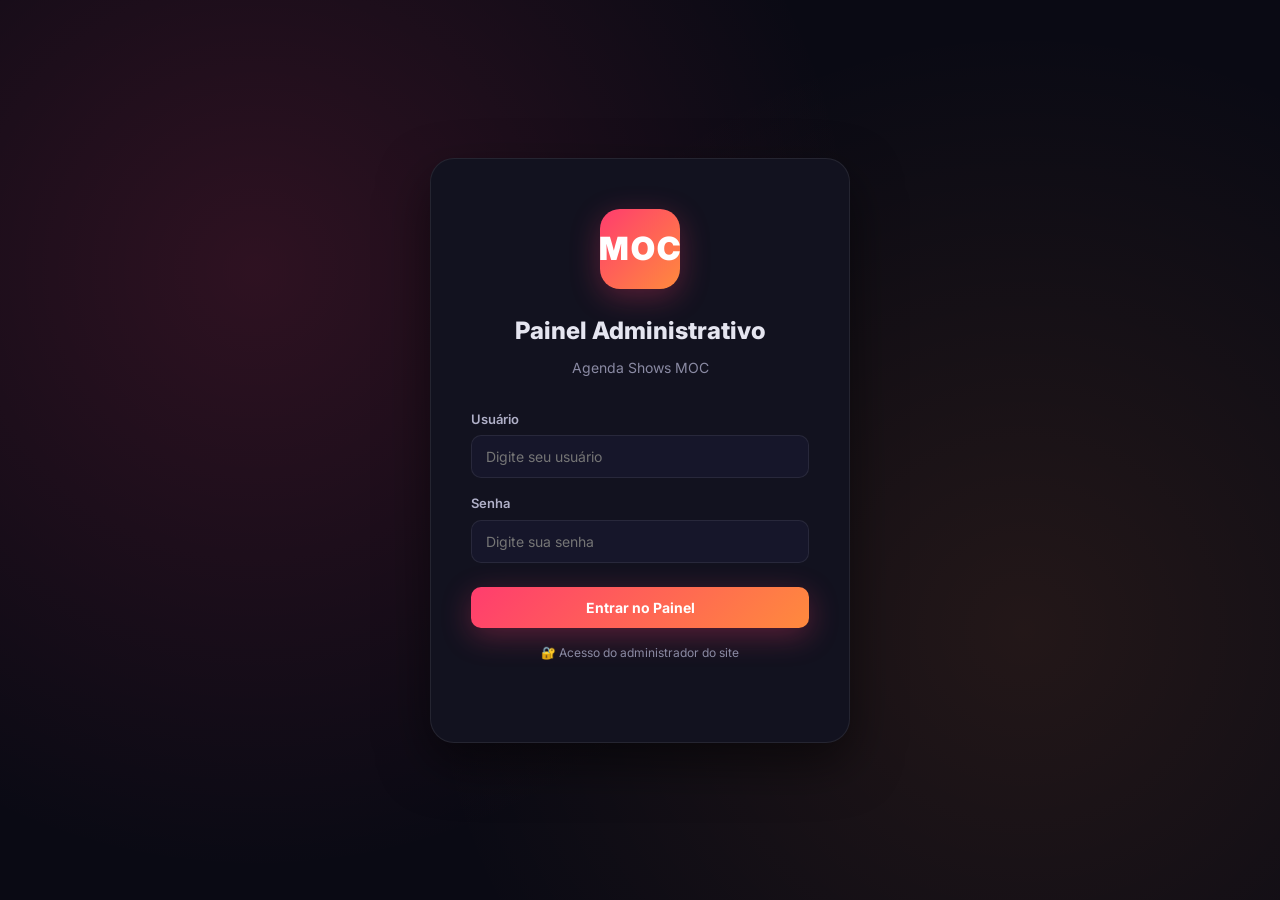
<file: admin.html>
<!DOCTYPE html>
<html lang="pt-BR">
<head>
    <meta charset="UTF-8">
    <meta name="viewport" content="width=device-width, initial-scale=1.0">
    <title>Admin — Agenda Shows MOC</title>
    <link rel="icon" type="image/svg+xml" href="data:image/svg+xml,%3Csvg%20xmlns='http://www.w3.org/2000/svg'%20viewBox='0%200%20100%20100'%3E%3Crect%20width='100'%20height='100'%20rx='20'%20fill='%23ff3d6e'/%3E%3Ctext%20x='50'%20y='65'%20font-family='Arial%20Black'%20font-size='40'%20fill='white'%20text-anchor='middle'%20font-weight='900'%3EMOC%3C/text%3E%3C/svg%3E">
    <link rel="preconnect" href="https://fonts.googleapis.com">
    <link rel="preconnect" href="https://fonts.gstatic.com" crossorigin>
    <link href="https://fonts.googleapis.com/css2?family=Inter:wght@400;500;600;700;800&display=swap" rel="stylesheet">
    <link rel="stylesheet" href="admin.css?v=7">
</head>
<body>

    <!-- TELA DE LOGIN -->
    <div class="login-screen" id="loginScreen">
        <div class="login-box">
            <div class="login-logo">
                <span>MOC</span>
            </div>
            <h1>Painel Administrativo</h1>
            <p class="login-sub">Agenda Shows MOC</p>
            <div id="loginForm">
                <div class="form-group">
                    <label>Usuário</label>
                    <input type="text" id="loginUser" placeholder="Digite seu usuário" autocomplete="username">
                </div>
                <div class="form-group">
                    <label>Senha</label>
                    <input type="password" id="loginPass" placeholder="Digite sua senha" autocomplete="current-password">
                </div>
                <button type="button" class="btn-primary" id="btnLoginSubmit">Entrar no Painel</button>
                <p class="login-hint">🔐 Acesso do administrador do site</p>
                <p id="loginError" class="login-error"></p>
            </div>
        </div>
    </div>

    <!-- PAINEL -->
    <div class="admin-panel" id="adminPanel" style="display:none">

        <!-- SIDEBAR -->
        <aside class="sidebar">
            <div class="sidebar-head">
                <div class="logo">
                    <span class="logo-icon">MOC</span>
                    <div class="logo-text">
                        <strong>Agenda Shows</strong>
                        <small>Administração</small>
                    </div>
                </div>
            </div>

            <nav class="side-nav">
                <a href="#" class="side-link active" data-section="dashboard">
                    <svg viewBox="0 0 24 24" fill="none" stroke="currentColor" stroke-width="2"><rect x="3" y="3" width="7" height="7"/><rect x="14" y="3" width="7" height="7"/><rect x="14" y="14" width="7" height="7"/><rect x="3" y="14" width="7" height="7"/></svg>
                    Dashboard
                </a>
                <a href="#" class="side-link" data-section="eventos">
                    <svg viewBox="0 0 24 24" fill="none" stroke="currentColor" stroke-width="2"><rect x="3" y="4" width="18" height="18" rx="2"/><line x1="16" y1="2" x2="16" y2="6"/><line x1="8" y1="2" x2="8" y2="6"/><line x1="3" y1="10" x2="21" y2="10"/></svg>
                    Eventos
                </a>
                <a href="#" class="side-link" data-section="estabelecimentos">
                    <svg viewBox="0 0 24 24" fill="none" stroke="currentColor" stroke-width="2"><path d="M3 21h18"/><path d="M5 21V7l8-4v18"/><path d="M19 21V11l-6-4"/></svg>
                    Estabelecimentos
                </a>
                <a href="#" class="side-link" data-section="categorias">
                    <svg viewBox="0 0 24 24" fill="none" stroke="currentColor" stroke-width="2"><path d="M22 19a2 2 0 0 1-2 2H4a2 2 0 0 1-2-2V5a2 2 0 0 1 2-2h5l2 3h9a2 2 0 0 1 2 2z"/></svg>
                    Categorias
                </a>
                <a href="#" class="side-link" data-section="blog">
                    <svg viewBox="0 0 24 24" fill="none" stroke="currentColor" stroke-width="2"><path d="M12 20h9"/><path d="M16.5 3.5a2.121 2.121 0 0 1 3 3L7 19l-4 1 1-4L16.5 3.5z"/></svg>
                    Blog / Notícias
                </a>
                <a href="#" class="side-link" data-section="depoimentos">
                    <svg viewBox="0 0 24 24" fill="none" stroke="currentColor" stroke-width="2"><path d="M21 15a2 2 0 0 1-2 2H7l-4 4V5a2 2 0 0 1 2-2h14a2 2 0 0 1 2 2z"/></svg>
                    Depoimentos
                </a>
                <a href="#" class="side-link" data-section="config">
                    <svg viewBox="0 0 24 24" fill="none" stroke="currentColor" stroke-width="2"><circle cx="12" cy="12" r="3"/><path d="M19.4 15a1.65 1.65 0 0 0 .33 1.82l.06.06a2 2 0 0 1 0 2.83 2 2 0 0 1-2.83 0l-.06-.06a1.65 1.65 0 0 0-1.82-.33 1.65 1.65 0 0 0-1 1.51V21a2 2 0 0 1-2 2 2 2 0 0 1-2-2v-.09A1.65 1.65 0 0 0 9 19.4a1.65 1.65 0 0 0-1.82.33l-.06.06a2 2 0 0 1-2.83 0 2 2 0 0 1 0-2.83l.06-.06a1.65 1.65 0 0 0 .33-1.82 1.65 1.65 0 0 0-1.51-1H3a2 2 0 0 1-2-2 2 2 0 0 1 2-2h.09A1.65 1.65 0 0 0 4.6 9a1.65 1.65 0 0 0-.33-1.82l-.06-.06a2 2 0 0 1 0-2.83 2 2 0 0 1 2.83 0l.06.06a1.65 1.65 0 0 0 1.82.33H9a1.65 1.65 0 0 0 1-1.51V3a2 2 0 0 1 2-2 2 2 0 0 1 2 2v.09a1.65 1.65 0 0 0 1 1.51 1.65 1.65 0 0 0 1.82-.33l.06-.06a2 2 0 0 1 2.83 0 2 2 0 0 1 0 2.83l-.06.06a1.65 1.65 0 0 0-.33 1.82V9a1.65 1.65 0 0 0 1.51 1H21a2 2 0 0 1 2 2 2 2 0 0 1-2 2h-.09a1.65 1.65 0 0 0-1.51 1z"/></svg>
                    Configurações
                </a>
            </nav>

            <div class="sidebar-foot">
                <div class="side-version">Painel v5</div>
                <a href="index.html" target="_blank" class="side-link">
                    <svg viewBox="0 0 24 24" fill="none" stroke="currentColor" stroke-width="2"><path d="M18 13v6a2 2 0 0 1-2 2H5a2 2 0 0 1-2-2V8a2 2 0 0 1 2-2h6"/><polyline points="15 3 21 3 21 9"/><line x1="10" y1="14" x2="21" y2="3"/></svg>
                    Ver Site
                </a>
                <a href="#" id="logoutBtn" class="side-link">
                    <svg viewBox="0 0 24 24" fill="none" stroke="currentColor" stroke-width="2"><path d="M9 21H5a2 2 0 0 1-2-2V5a2 2 0 0 1 2-2h4"/><polyline points="16 17 21 12 16 7"/><line x1="21" y1="12" x2="9" y2="12"/></svg>
                    Sair
                </a>
            </div>
        </aside>

        <!-- CONTEÚDO -->
        <main class="admin-main">

            <header class="admin-top">
                <div>
                    <h1 id="sectionTitle">Dashboard</h1>
                    <p id="sectionSub">Visão geral do sistema</p>
                </div>
                <div class="admin-user">
                    <div class="user-avatar">A</div>
                    <div>
                        <strong>Administrador</strong>
                        <small>admin@agendashowsmoc.com</small>
                    </div>
                </div>
            </header>

            <!-- DASHBOARD -->
            <section class="admin-section active" id="sec-dashboard">
                <div class="kpi-grid">
                    <div class="kpi-card k1">
                        <div class="kpi-icon">📅</div>
                        <div>
                            <strong id="kpiEventos">0</strong>
                            <span>Eventos cadastrados</span>
                        </div>
                    </div>
                    <div class="kpi-card k2">
                        <div class="kpi-icon">🏪</div>
                        <div>
                            <strong id="kpiEst">0</strong>
                            <span>Estabelecimentos</span>
                        </div>
                    </div>
                    <div class="kpi-card k3">
                        <div class="kpi-icon">📁</div>
                        <div>
                            <strong id="kpiCat">0</strong>
                            <span>Categorias</span>
                        </div>
                    </div>
                    <div class="kpi-card k4">
                        <div class="kpi-icon">📰</div>
                        <div>
                            <strong id="kpiBlog">0</strong>
                            <span>Posts do blog</span>
                        </div>
                    </div>
                </div>

                <div class="dash-grid">
                    <div class="dash-card">
                        <h3>⚡ Ações Rápidas</h3>
                        <div class="quick-actions">
                            <button class="qa-btn" data-go="eventos">
                                <span>➕</span> Novo Evento
                            </button>
                            <button class="qa-btn" data-go="estabelecimentos">
                                <span>🏪</span> Novo Estabelecimento
                            </button>
                            <button class="qa-btn" data-go="blog">
                                <span>📰</span> Novo Post
                            </button>
                            <button class="qa-btn" data-go="config">
                                <span>⚙️</span> Configurações
                            </button>
                        </div>
                    </div>

                    <div class="dash-card">
                        <h3>📊 Próximos Eventos</h3>
                        <div id="dashUpcoming" class="dash-list"></div>
                    </div>

                    <div class="dash-card">
                        <h3>💾 Backup &amp; Restauração</h3>
                        <p class="muted">Exporte todos os dados ou importe de um backup.</p>
                        <div style="display:flex;gap:8px;margin-top:12px;flex-wrap:wrap">
                            <button class="btn-secondary" id="btnExport">📥 Exportar Dados</button>
                            <button class="btn-secondary" id="btnImport">📤 Importar Dados</button>
                            <button class="btn-danger" id="btnReset">🗑 Resetar Tudo</button>
                        </div>
                        <input type="file" id="fileImport" accept=".json" hidden>
                    </div>
                </div>
            </section>

            <!-- EVENTOS -->
            <section class="admin-section" id="sec-eventos">
                <div class="toolbar">
                    <input type="text" id="searchEventos" class="search-input" placeholder="🔍 Buscar evento...">
                    <select id="filterEventCat" class="search-input">
                        <option value="">Todas categorias</option>
                    </select>
                    <button class="btn-primary" id="btnAddEvento">+ Novo Evento</button>
                </div>

                <div class="table-wrap">
                    <table class="admin-table" id="tblEventos">
                        <thead>
                            <tr>
                                <th>Imagem</th>
                                <th>Título</th>
                                <th>Categoria</th>
                                <th>Data</th>
                                <th>Local</th>
                                <th>Preço</th>
                                <th>Ações</th>
                            </tr>
                        </thead>
                        <tbody></tbody>
                    </table>
                </div>
            </section>

            <!-- ESTABELECIMENTOS -->
            <section class="admin-section" id="sec-estabelecimentos">
                <div class="toolbar">
                    <input type="text" id="searchEst" class="search-input" placeholder="🔍 Buscar estabelecimento...">
                    <button class="btn-primary" id="btnAddEst">+ Novo Estabelecimento</button>
                </div>
                <div class="table-wrap">
                    <table class="admin-table" id="tblEst">
                        <thead>
                            <tr>
                                <th>Imagem</th>
                                <th>Nome</th>
                                <th>Categoria</th>
                                <th>Descrição</th>
                                <th>Ações</th>
                            </tr>
                        </thead>
                        <tbody></tbody>
                    </table>
                </div>
            </section>

            <!-- CATEGORIAS -->
            <section class="admin-section" id="sec-categorias">
                <div class="toolbar">
                    <button class="btn-primary" id="btnAddCat">+ Nova Categoria</button>
                </div>
                <div class="table-wrap">
                    <table class="admin-table" id="tblCat">
                        <thead>
                            <tr>
                                <th>Ícone</th>
                                <th>Nome</th>
                                <th>Slug</th>
                                <th>Cor</th>
                                <th>Qtd. Eventos</th>
                                <th>Ações</th>
                            </tr>
                        </thead>
                        <tbody></tbody>
                    </table>
                </div>
            </section>

            <!-- BLOG -->
            <section class="admin-section" id="sec-blog">
                <div class="toolbar">
                    <input type="text" id="searchBlog" class="search-input" placeholder="🔍 Buscar post...">
                    <button class="btn-primary" id="btnAddBlog">+ Novo Post</button>
                </div>
                <div class="table-wrap">
                    <table class="admin-table" id="tblBlog">
                        <thead>
                            <tr>
                                <th>Imagem</th>
                                <th>Título</th>
                                <th>Categoria</th>
                                <th>Data</th>
                                <th>Ações</th>
                            </tr>
                        </thead>
                        <tbody></tbody>
                    </table>
                </div>
            </section>

            <!-- DEPOIMENTOS -->
            <section class="admin-section" id="sec-depoimentos">
                <div class="toolbar">
                    <button class="btn-primary" id="btnAddDep">+ Novo Depoimento</button>
                </div>
                <div class="table-wrap">
                    <table class="admin-table" id="tblDep">
                        <thead>
                            <tr>
                                <th>Avatar</th>
                                <th>Nome</th>
                                <th>Cargo</th>
                                <th>Estrelas</th>
                                <th>Depoimento</th>
                                <th>Ações</th>
                            </tr>
                        </thead>
                        <tbody></tbody>
                    </table>
                </div>
            </section>

            <!-- CONFIGURAÇÕES -->
            <section class="admin-section" id="sec-config">
                <form id="configForm" class="config-form" onsubmit="return false">
                    
                    <fieldset style="margin-bottom:24px;padding:16px;border:1px solid #2a2a4a;border-radius:8px">
                        <legend style="font-weight:600;color:#ff3d6e;padding:0 8px">🏷️ Identidade do Site</legend>
                        <div class="form-row">
                            <div class="form-group"><label>Nome do site</label><input type="text" name="siteName" required></div>
                            <div class="form-group"><label>WhatsApp</label><input type="text" name="whatsapp" placeholder="(38) 99855-8528"></div>
                        </div>
                        <div class="form-row">
                            <div class="form-group"><label>E-mail de contato</label><input type="email" name="email" placeholder="contato@..."></div>
                            <div class="form-group"><label>Instagram (@)</label><input type="text" name="instagram" placeholder="@agendashowsmoc"></div>
                        </div>
                        <div class="form-row">
                            <div class="form-group"><label>Instagram URL</label><input type="url" name="instagramUrl" placeholder="https://instagram.com/agendashowsmoc"></div>
                            <div class="form-group"><label>Facebook URL</label><input type="url" name="facebookUrl" placeholder="https://facebook.com/agendashowsmoc"></div>
                        </div>
                        <div class="form-row">
                            <div class="form-group"><label>YouTube URL</label><input type="url" name="youtubeUrl" placeholder="https://youtube.com/@agendashowsmoc"></div>
                        </div>
                    </fieldset>

                    <fieldset style="margin-bottom:24px;padding:16px;border:1px solid #2a2a4a;border-radius:8px">
                        <legend style="font-weight:600;color:#ff3d6e;padding:0 8px">🔍 SEO</legend>
                        <div class="form-group"><label>Título da página (title)</label><input type="text" name="seoTitulo" placeholder="Agenda Shows MOC - A agenda mais completa de Montes Claros"></div>
                        <div class="form-group"><label>Meta Description</label><textarea name="seoDesc" rows="2" placeholder="Descubra shows, forró, bares e restaurantes imperdíveis em Montes Claros. Tudo em um só lugar!"></textarea></div>
                        <div class="form-group"><label>Meta Keywords</label><input type="text" name="seoKeywords" placeholder="shows Montes Claros, forró MOC, bares MOC, restaurantes Montes Claros, agenda shows moc, eventos MOC, festas Montes Claros, sertanejo MOC"></div>
                    </fieldset>

                    <fieldset style="margin-bottom:24px;padding:16px;border:1px solid #2a2a4a;border-radius:8px">
                        <legend style="font-weight:600;color:#ff3d6e;padding:0 8px">🎯 Hero (Topo do site)</legend>
                        <div class="form-group"><label>Badge</label><input type="text" name="heroBadge" placeholder="MOC • Montes Claros"></div>
                        <div class="form-group"><label>Título principal (use *palavra* para destaque rosa)</label><input type="text" name="heroTitulo" placeholder="A agenda mais *completa* de shows da cidade"></div>
                        <div class="form-group"><label>Subtítulo</label><input type="text" name="heroSub" placeholder="Descubra forrós, bares, restaurantes e shows imperdíveis. Tudo em um só lugar."></div>
                    </fieldset>

                    <fieldset style="margin-bottom:24px;padding:16px;border:1px solid #2a2a4a;border-radius:8px">
                        <legend style="font-weight:600;color:#ff3d6e;padding:0 8px">📊 Estatísticas do Hero</legend>
                        <div class="form-row">
                            <div class="form-group"><label>Eventos por mês</label><input type="number" name="eventosMes"></div>
                            <div class="form-group"><label>Seguidores (mil)</label><input type="number" name="seguidores"></div>
                            <div class="form-group"><label>Visualizações (k)</label><input type="number" name="visualizacoes"></div>
                        </div>
                    </fieldset>

                    <fieldset style="margin-bottom:24px;padding:16px;border:1px solid #2a2a4a;border-radius:8px">
                        <legend style="font-weight:600;color:#ff3d6e;padding:0 8px">📑 Textos das Seções</legend>
                        <div class="form-row">
                            <div class="form-group"><label>Categorias - Tag</label><input type="text" name="catTag" placeholder="Explore por estilo"></div>
                            <div class="form-group"><label>Categorias - Título</label><input type="text" name="catTitulo" placeholder="O que você procura hoje?"></div>
                        </div>
                        <div class="form-group"><label>Categorias - Subtítulo</label><input type="text" name="catSub" placeholder="Filtros inteligentes para você encontrar exatamente o evento ideal"></div>
                        <hr style="border-color:#2a2a4a;margin:12px 0">
                        <div class="form-row">
                            <div class="form-group"><label>Calendário - Tag</label><input type="text" name="calTag" placeholder="Planeje sua semana"></div>
                            <div class="form-group"><label>Calendário - Título</label><input type="text" name="calTitulo" placeholder="Calendário de Eventos"></div>
                        </div>
                        <div class="form-group"><label>Calendário - Subtítulo</label><input type="text" name="calSub" placeholder="Clique em qualquer data para ver os eventos do dia"></div>
                        <hr style="border-color:#2a2a4a;margin:12px 0">
                        <div class="form-row">
                            <div class="form-group"><label>Eventos - Tag</label><input type="text" name="evTag" placeholder="Agenda"></div>
                            <div class="form-group"><label>Eventos - Título</label><input type="text" name="evTitulo" placeholder="Próximos Eventos"></div>
                        </div>
                        <div class="form-group"><label>Eventos - Subtítulo</label><input type="text" name="evSub" placeholder="Os melhores shows da semana em MOC"></div>
                        <hr style="border-color:#2a2a4a;margin:12px 0">
                        <div class="form-row">
                            <div class="form-group"><label>Estabelecimentos - Tag</label><input type="text" name="estTag" placeholder="Parceiros"></div>
                            <div class="form-group"><label>Estabelecimentos - Título</label><input type="text" name="estTitulo" placeholder="Estabelecimentos em Destaque"></div>
                        </div>
                        <div class="form-group"><label>Estabelecimentos - Subtítulo</label><input type="text" name="estSub" placeholder="Os melhores lugares de MOC para curtir"></div>
                        <hr style="border-color:#2a2a4a;margin:12px 0">
                        <div class="form-row">
                            <div class="form-group"><label>Depoimentos - Tag</label><input type="text" name="depTag" placeholder="Confiança"></div>
                            <div class="form-group"><label>Depoimentos - Título</label><input type="text" name="depTitulo" placeholder="Quem anuncia, aprova"></div>
                        </div>
                        <div class="form-group"><label>Depoimentos - Subtítulo</label><input type="text" name="depSub" placeholder="Donos de bares e restaurantes que cresceram com a gente"></div>
                        <hr style="border-color:#2a2a4a;margin:12px 0">
                        <div class="form-row">
                            <div class="form-group"><label>Blog - Tag</label><input type="text" name="blogTag" placeholder="Conteúdo"></div>
                            <div class="form-group"><label>Blog - Título</label><input type="text" name="blogTitulo" placeholder="Blog & Notícias"></div>
                        </div>
                        <div class="form-group"><label>Blog - Subtítulo</label><input type="text" name="blogSub" placeholder="Tudo sobre a cena cultural e noturna de Montes Claros"></div>
                    </fieldset>

                    <fieldset style="margin-bottom:24px;padding:16px;border:1px solid #2a2a4a;border-radius:8px">
                        <legend style="font-weight:600;color:#ff3d6e;padding:0 8px">⏳ Contagem Regressiva</legend>
                        <div class="form-group"><label>Título do evento</label><input type="text" name="countdownTitulo" placeholder="Festival de Forró de MOC — 3ª Edição"></div>
                        <div class="form-row">
                            <div class="form-group"><label>Data e hora</label><input type="datetime-local" name="countdownData"></div>
                            <div class="form-group"><label>Local</label><input type="text" name="countdownLocal" placeholder="Arena MOC • 15 de Outubro, 2026 • 20h"></div>
                        </div>
                    </fieldset>

                    <fieldset style="margin-bottom:24px;padding:16px;border:1px solid #2a2a4a;border-radius:8px">
                        <legend style="font-weight:600;color:#ff3d6e;padding:0 8px">📢 CTA - Divulgue seu Estabelecimento</legend>
                        <div class="form-row">
                            <div class="form-group"><label>Tag</label><input type="text" name="ctaTag" placeholder="Para Proprietários"></div>
                            <div class="form-group"><label>Título</label><input type="text" name="ctaTitulo" placeholder="Divulgue seu estabelecimento aqui!"></div>
                        </div>
                        <div class="form-group"><label>Descrição</label><textarea name="ctaSub" rows="2" placeholder="Milhares de pessoas procuram shows e eventos em MOC todos os dias..."></textarea></div>
                        <div class="form-group"><label>Lista de benefícios (um por linha)</label><textarea name="ctaList" rows="4" placeholder="✓ Seu evento na página inicial&#10;✓ Destaque para +20 mil seguidores&#10;✓ Posts nas redes sociais&#10;✓ Pacotes a partir de R$ 49/mês"></textarea></div>
                        <div class="form-row">
                            <div class="form-group"><label>Card 1 - Valor</label><input type="text" name="cta1Val" placeholder="+150"></div>
                            <div class="form-group"><label>Card 1 - Label</label><input type="text" name="cta1Label" placeholder="eventos/mês"></div>
                            <div class="form-group"><label>Card 1 - Emoji</label><input type="text" name="cta1Emoji" placeholder="🎤"></div>
                        </div>
                        <div class="form-row">
                            <div class="form-group"><label>Card 2 - Valor</label><input type="text" name="cta2Val" placeholder="+300%"></div>
                            <div class="form-group"><label>Card 2 - Label</label><input type="text" name="cta2Label" placeholder="mais público"></div>
                            <div class="form-group"><label>Card 2 - Emoji</label><input type="text" name="cta2Emoji" placeholder="📈"></div>
                        </div>
                        <div class="form-row">
                            <div class="form-group"><label>Card 3 - Valor</label><input type="text" name="cta3Val" placeholder="+20k"></div>
                            <div class="form-group"><label>Card 3 - Label</label><input type="text" name="cta3Label" placeholder="seguidores"></div>
                            <div class="form-group"><label>Card 3 - Emoji</label><input type="text" name="cta3Emoji" placeholder="❤️"></div>
                        </div>
                    </fieldset>

                    <fieldset style="margin-bottom:24px;padding:16px;border:1px solid #2a2a4a;border-radius:8px">
                        <legend style="font-weight:600;color:#ff3d6e;padding:0 8px">⭐ Estatísticas dos Depoimentos</legend>
                        <div class="form-row">
                            <div class="form-group"><label>Stat 1 - Valor</label><input type="text" name="dep1Val" placeholder="98%"></div>
                            <div class="form-group"><label>Stat 1 - Label</label><input type="text" name="dep1Label" placeholder="de satisfação"></div>
                        </div>
                        <div class="form-row">
                            <div class="form-group"><label>Stat 2 - Valor</label><input type="text" name="dep2Val" placeholder="+300"></div>
                            <div class="form-group"><label>Stat 2 - Label</label><input type="text" name="dep2Label" placeholder="eventos divulgados"></div>
                        </div>
                        <div class="form-row">
                            <div class="form-group"><label>Stat 3 - Valor</label><input type="text" name="dep3Val" placeholder="+80"></div>
                            <div class="form-group"><label>Stat 3 - Label</label><input type="text" name="dep3Label" placeholder="parceiros ativos"></div>
                        </div>
                        <div class="form-row">
                            <div class="form-group"><label>Stat 4 - Valor</label><input type="text" name="dep4Val" placeholder="4.9★"></div>
                            <div class="form-group"><label>Stat 4 - Label</label><input type="text" name="dep4Label" placeholder="avaliação média"></div>
                        </div>
                    </fieldset>

                    <fieldset style="margin-bottom:24px;padding:16px;border:1px solid #2a2a4a;border-radius:8px">
                        <legend style="font-weight:600;color:#ff3d6e;padding:0 8px">📧 Newsletter</legend>
                        <div class="form-group"><label>Título</label><input type="text" name="newsTitulo" placeholder="Não perca nenhum show!"></div>
                        <div class="form-group"><label>Descrição</label><input type="text" name="newsSub" placeholder="Receba a agenda semanal direto no seu WhatsApp ou e-mail."></div>
                    </fieldset>

                    <fieldset style="margin-bottom:24px;padding:16px;border:1px solid #2a2a4a;border-radius:8px">
                        <legend style="font-weight:600;color:#ff3d6e;padding:0 8px">📞 Contato</legend>
                        <div class="form-row">
                            <div class="form-group"><label>Tag</label><input type="text" name="contTag" placeholder="Fale com a gente"></div>
                            <div class="form-group"><label>Título</label><input type="text" name="contTitulo" placeholder="Contato"></div>
                        </div>
                    </fieldset>

                    <fieldset style="margin-bottom:24px;padding:16px;border:1px solid #2a2a4a;border-radius:8px">
                        <legend style="font-weight:600;color:#ff3d6e;padding:0 8px">🦶 Rodapé</legend>
                        <div class="form-group"><label>Descrição</label><input type="text" name="footerDesc" placeholder="A agenda mais completa de shows, forró, bares e restaurantes de Montes Claros."></div>
                        <div class="form-group"><label>Copyright</label><input type="text" name="footerCopyright" placeholder="© 2026 Agenda Shows MOC. Todos os direitos reservados."></div>
                        <div class="form-group"><label>Crédito</label><input type="text" name="footerCredito" placeholder="Feito com ❤️ em Montes Claros - MG"></div>
                    </fieldset>

                    <fieldset style="margin-bottom:24px;padding:16px;border:1px solid #2a2a4a;border-radius:8px">
                        <legend style="font-weight:600;color:#ff3d6e;padding:0 8px">💰 Pacotes e Botões</legend>
                        <div class="form-row">
                            <div class="form-group"><label>Preço inicial dos pacotes</label><input type="text" name="pacotePreco" placeholder="R$ 49"></div>
                            <div class="form-group"><label>Texto do botão Anuncie</label><input type="text" name="anuncieTexto" placeholder="Quero Anunciar"></div>
                        </div>
                    </fieldset>

                    <div style="display:flex;gap:12px;align-items:center;margin-top:20px;flex-wrap:wrap">
                        <button type="button" class="btn-primary" style="width:auto" id="btnSaveConfig">💾 Salvar Configurações</button>
                        <button type="button" class="btn-secondary" id="btnChangePass">🔐 Alterar Senha</button>
                    </div>
                </form>

                <div class="config-form" style="margin-top:20px">
                    <h3 style="margin-bottom:6px">🚀 Publicação automática no GitHub</h3>
                    <p class="muted" style="margin-bottom:16px">Cada <strong>Salvar</strong> pode atualizar o site para todos automaticamente. O token fica salvo só no seu navegador.</p>

                    <div class="form-row">
                        <div class="form-group">
                            <label>Dono (owner)</label>
                            <input type="text" id="ghOwner" value="marcostheangels" placeholder="seu-usuario">
                        </div>
                        <div class="form-group">
                            <label>Repositório</label>
                            <input type="text" id="ghRepo" value="Agenda-shows-Moc" placeholder="nome-do-repo">
                        </div>
                        <div class="form-group">
                            <label>Branch</label>
                            <input type="text" id="ghBranch" value="main">
                        </div>
                    </div>

                    <div class="form-group">
                        <label>🔑 Personal Access Token (PAT) com permissão <code>repo</code></label>
                        <div style="display:flex;gap:8px;align-items:center">
                            <input type="password" id="ghToken" placeholder="ghp_... ou github_pat_..." autocomplete="off" style="flex:1">
                            <button type="button" class="btn-secondary" id="btnGHTest" style="width:auto">🔍 Testar</button>
                        </div>
                        <small class="muted">Gere em: <a href="https://github.com/settings/tokens?type=beta" target="_blank" style="color:#a855f7">github.com/settings/tokens</a> → Fine-grained, marque "Contents: Read and write".</small>
                    </div>

                    <label class="gh-toggle" style="display:flex;align-items:center;gap:8px;padding:12px;background:#1a1a2e;border-radius:8px;margin-top:12px;cursor:pointer">
                        <input type="checkbox" id="ghAutoPublish">
                        <span><strong>⚡ Auto-publicar ao Salvar</strong> — toda alteração no painel já vai para o site (~1 min).</span>
                    </label>

                    <div style="display:flex;gap:10px;margin-top:16px;flex-wrap:wrap">
                        <button type="button" class="btn-primary" id="btnGHSave" style="width:auto">💾 Salvar Config</button>
                        <button type="button" class="btn-secondary" id="btnGHPubNow">🚀 Publicar Agora</button>
                    </div>
                    <p id="ghStatus" class="muted" style="margin-top:12px;padding:10px;background:#0f0f1a;border-radius:8px">💾 Sem token configurado. Dados salvos apenas neste navegador.</p>

                    <details style="margin-top:16px">
                        <summary class="muted" style="cursor:pointer;font-size:13px">📋 Como gerar o token passo a passo</summary>
                        <ol style="margin:8px 0 0 16px;font-size:12px;color:#888;line-height:1.6">
                            <li>Acesse <a href="https://github.com/settings/tokens?type=beta" target="_blank" style="color:#a855f7">github.com/settings/tokens</a> (Fine-grained token)</li>
                            <li>Clique em <strong>Generate new token</strong></li>
                            <li>Em <strong>Repository access</strong>, selecione "Only select repositories" e escolha <code>Agenda-shows-Moc</code></li>
                            <li>Em <strong>Permissions</strong> → <strong>Repository permissions</strong> → <strong>Contents</strong>, marque <strong>Read and write</strong></li>
                            <li>Clique em <strong>Generate token</strong> e copie o token (começa com <code>github_pat_</code>)</li>
                            <li>Cole no campo acima, clique em <strong>🔍 Testar</strong> para confirmar, depois marque "Auto-publicar"</li>
                            <li>Pronto! Agora todo Salvar atualiza o site em ~1 minuto</li>
                        </ol>
                    </details>
                </div>
            </section>

        </main>
    </div>

    <!-- MODAL GENÉRICO -->
    <div class="modal-overlay" id="modal">
        <div class="modal-box">
            <button class="modal-close" id="modalClose">×</button>
            <div class="modal-head">
                <h2 id="modalTitle">Modal</h2>
            </div>
            <div class="modal-body" id="modalBody"></div>
        </div>
    </div>

    <!-- TOAST -->
    <div class="toast" id="toast"></div>

    <script>
    // Guarda anti-414: NUNCA deixa form do modal navegar (funciona mesmo se admin.js falhar)
    document.addEventListener('submit', function (e) {
        var f = e.target;
        if (f && f.id && (f.id === 'formEvento' || f.id === 'formEst' || f.id === 'formCat' || f.id === 'formBlog' || f.id === 'formDep')) {
            e.preventDefault();
        }
    }, true);
    </script>
    <script>
        document.addEventListener('submit', function(e){var f=e.target;if(f&&f.id&&typeof f.id==='string'&&f.id.startsWith('form')){e.preventDefault();}e.stopImmediatePropagation();}, true);
    </script>
    <script src="admin.js?v=103"></script>
</body>
</html>
</file>
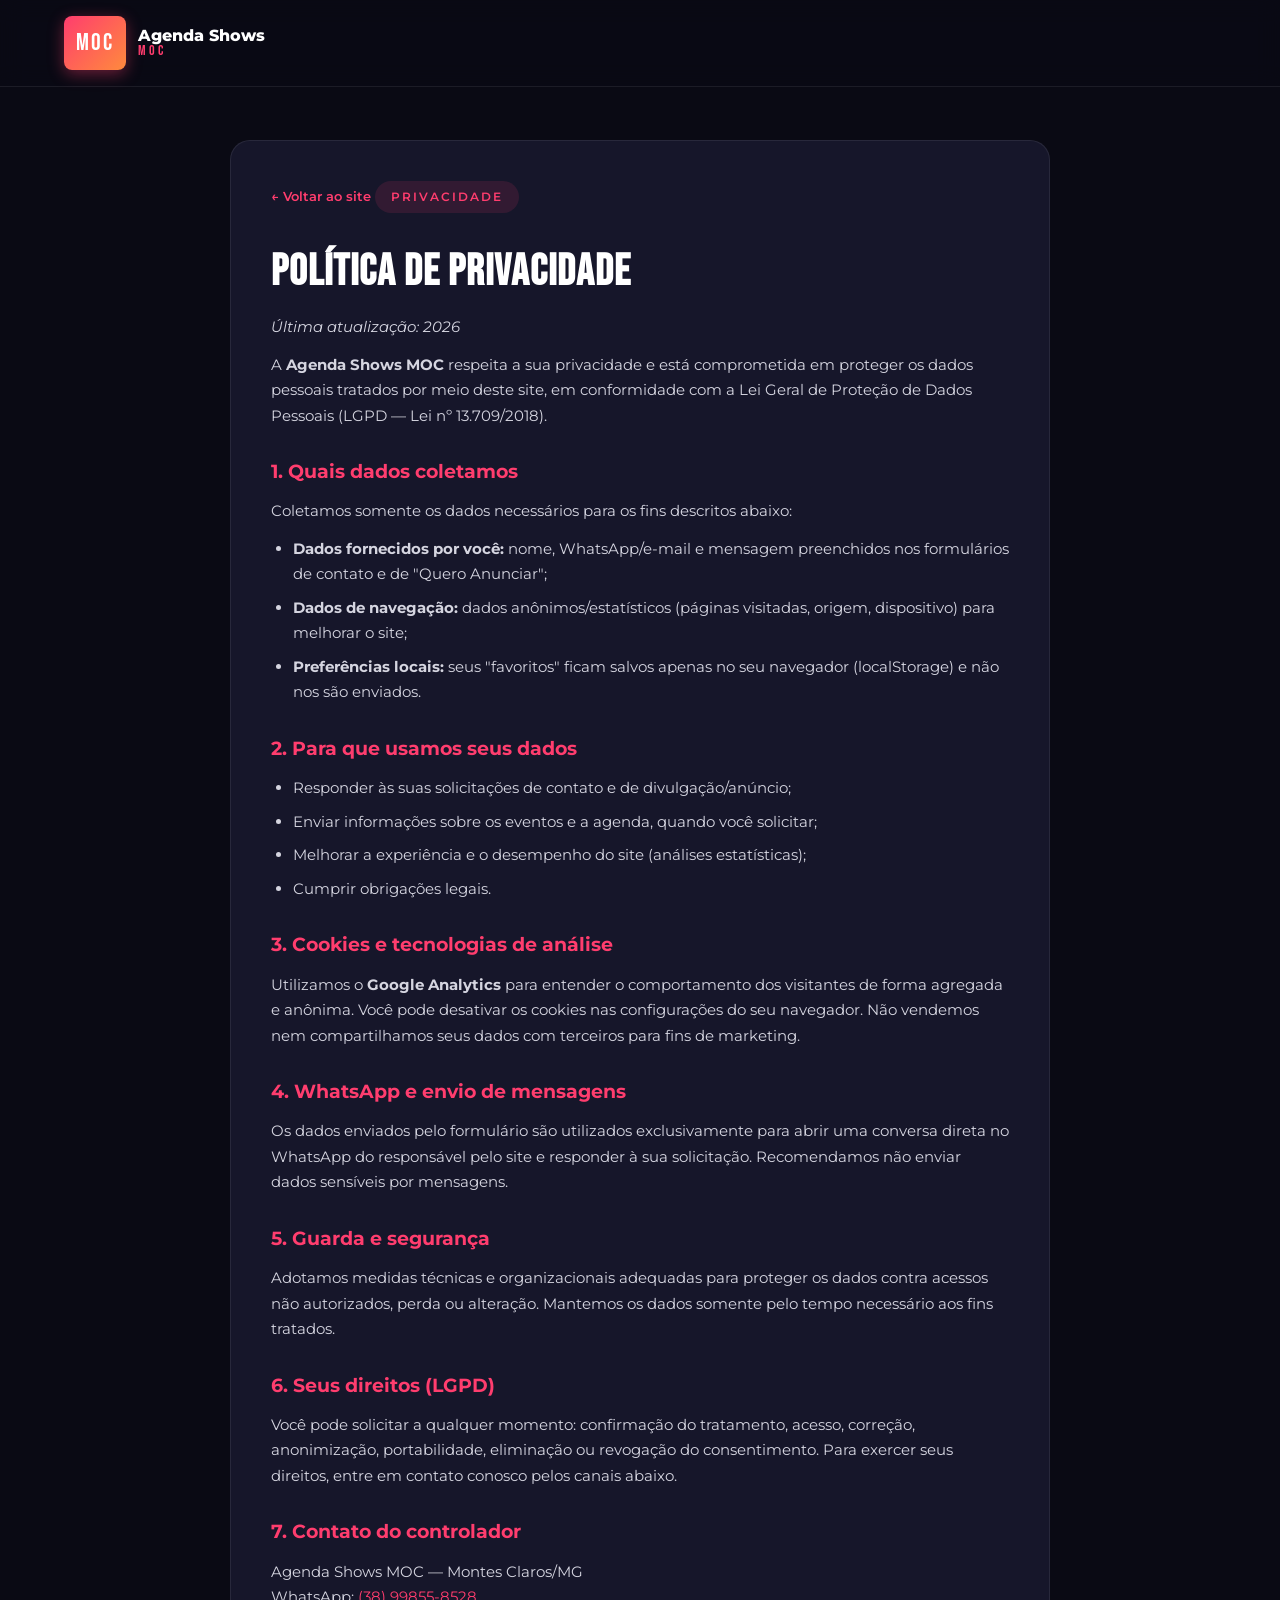
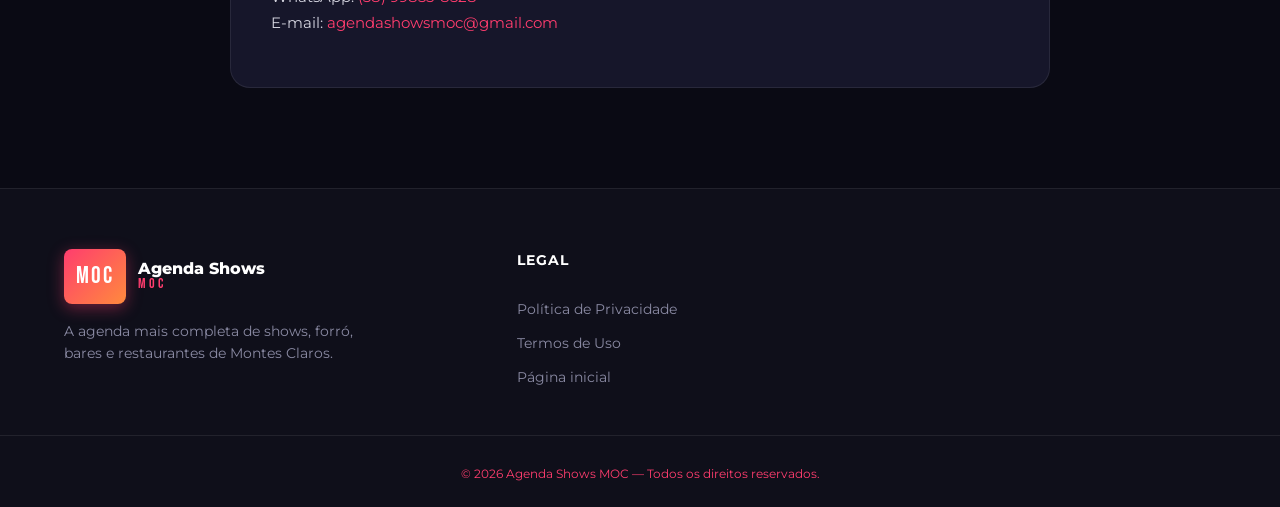
<file: privacidade.html>
<!DOCTYPE html>
<html lang="pt-BR">
<head>
    <meta charset="UTF-8">
    <meta name="viewport" content="width=device-width, initial-scale=1.0">
    <title>Política de Privacidade — Agenda Shows MOC</title>
    <meta name="robots" content="index, follow">
    <link rel="icon" type="image/svg+xml" href="data:image/svg+xml,%3Csvg%20xmlns='http://www.w3.org/2000/svg'%20viewBox='0%200%20100%20100'%3E%3Crect%20width='100'%20height='100'%20rx='20'%20fill='%23ff3d6e'/%3E%3Ctext%20x='50'%20y='65'%20font-family='Arial%20Black'%20font-size='40'%20fill='white'%20text-anchor='middle'%20font-weight='900'%3EMOC%3C/text%3E%3C/svg%3E">
    <link rel="preconnect" href="https://fonts.googleapis.com">
    <link rel="preconnect" href="https://fonts.gstatic.com" crossorigin>
    <link href="https://fonts.googleapis.com/css2?family=Bebas+Neue&family=Montserrat:wght@400;500;600;700;800&display=swap" rel="stylesheet">
    <link rel="stylesheet" href="styles.css">
</head>
<body>

    <header class="header">
        <div class="container header-inner">
            <a href="index.html" class="logo">
                <span class="logo-icon">MOC</span>
                <div class="logo-text">
                    <span class="logo-title">Agenda Shows</span>
                    <span class="logo-sub">MOC</span>
                </div>
            </a>
        </div>
    </header>

    <section class="section legal-page">
        <div class="container">
            <div class="legal-card">
                <a href="index.html" class="legal-back">← Voltar ao site</a>
                <span class="section-tag">Privacidade</span>
                <h1>Política de Privacidade</h1>
                <p class="legal-update"><em>Última atualização: <span class="legal-year"></span></em></p>

                <p>A <strong>Agenda Shows MOC</strong> respeita a sua privacidade e está comprometida em proteger os dados pessoais tratados por meio deste site, em conformidade com a Lei Geral de Proteção de Dados Pessoais (LGPD — Lei nº 13.709/2018).</p>

                <h2>1. Quais dados coletamos</h2>
                <p>Coletamos somente os dados necessários para os fins descritos abaixo:</p>
                <ul>
                    <li><strong>Dados fornecidos por você:</strong> nome, WhatsApp/e-mail e mensagem preenchidos nos formulários de contato e de "Quero Anunciar";</li>
                    <li><strong>Dados de navegação:</strong> dados anônimos/estatísticos (páginas visitadas, origem, dispositivo) para melhorar o site;</li>
                    <li><strong>Preferências locais:</strong> seus "favoritos" ficam salvos apenas no seu navegador (localStorage) e não nos são enviados.</li>
                </ul>

                <h2>2. Para que usamos seus dados</h2>
                <ul>
                    <li>Responder às suas solicitações de contato e de divulgação/anúncio;</li>
                    <li>Enviar informações sobre os eventos e a agenda, quando você solicitar;</li>
                    <li>Melhorar a experiência e o desempenho do site (análises estatísticas);</li>
                    <li>Cumprir obrigações legais.</li>
                </ul>

                <h2>3. Cookies e tecnologias de análise</h2>
                <p>Utilizamos o <strong>Google Analytics</strong> para entender o comportamento dos visitantes de forma agregada e anônima. Você pode desativar os cookies nas configurações do seu navegador. Não vendemos nem compartilhamos seus dados com terceiros para fins de marketing.</p>

                <h2>4. WhatsApp e envio de mensagens</h2>
                <p>Os dados enviados pelo formulário são utilizados exclusivamente para abrir uma conversa direta no WhatsApp do responsável pelo site e responder à sua solicitação. Recomendamos não enviar dados sensíveis por mensagens.</p>

                <h2>5. Guarda e segurança</h2>
                <p>Adotamos medidas técnicas e organizacionais adequadas para proteger os dados contra acessos não autorizados, perda ou alteração. Mantemos os dados somente pelo tempo necessário aos fins tratados.</p>

                <h2>6. Seus direitos (LGPD)</h2>
                <p>Você pode solicitar a qualquer momento: confirmação do tratamento, acesso, correção, anonimização, portabilidade, eliminação ou revogação do consentimento. Para exercer seus direitos, entre em contato conosco pelos canais abaixo.</p>

                <h2>7. Contato do controlador</h2>
                <p>
                    Agenda Shows MOC — Montes Claros/MG<br>
                    WhatsApp: <a href="https://wa.me/5538998558528" target="_blank" rel="noopener">(38) 99855-8528</a><br>
                    E-mail: <a href="mailto:agendashowsmoc@gmail.com">agendashowsmoc@gmail.com</a>
                </p>
            </div>
        </div>
    </section>

    <footer class="footer">
        <div class="container footer-inner">
            <div class="footer-brand">
                <a href="index.html" class="logo">
                    <span class="logo-icon">MOC</span>
                    <div class="logo-text"><span class="logo-title">Agenda Shows</span><span class="logo-sub">MOC</span></div>
                </a>
                <p>A agenda mais completa de shows, forró, bares e restaurantes de Montes Claros.</p>
            </div>
            <div class="footer-col">
                <h4>Legal</h4>
                <a href="privacidade.html">Política de Privacidade</a>
                <a href="termos.html">Termos de Uso</a>
                <a href="index.html">Página inicial</a>
            </div>
        </div>
        <div class="footer-bottom">
            <p>© <span class="legal-year"></span> Agenda Shows MOC — Todos os direitos reservados.</p>
        </div>
    </footer>

    <script>
        document.querySelectorAll('.legal-year').forEach(el => { el.textContent = new Date().getFullYear(); });
    </script>
</body>
</html>
</file>
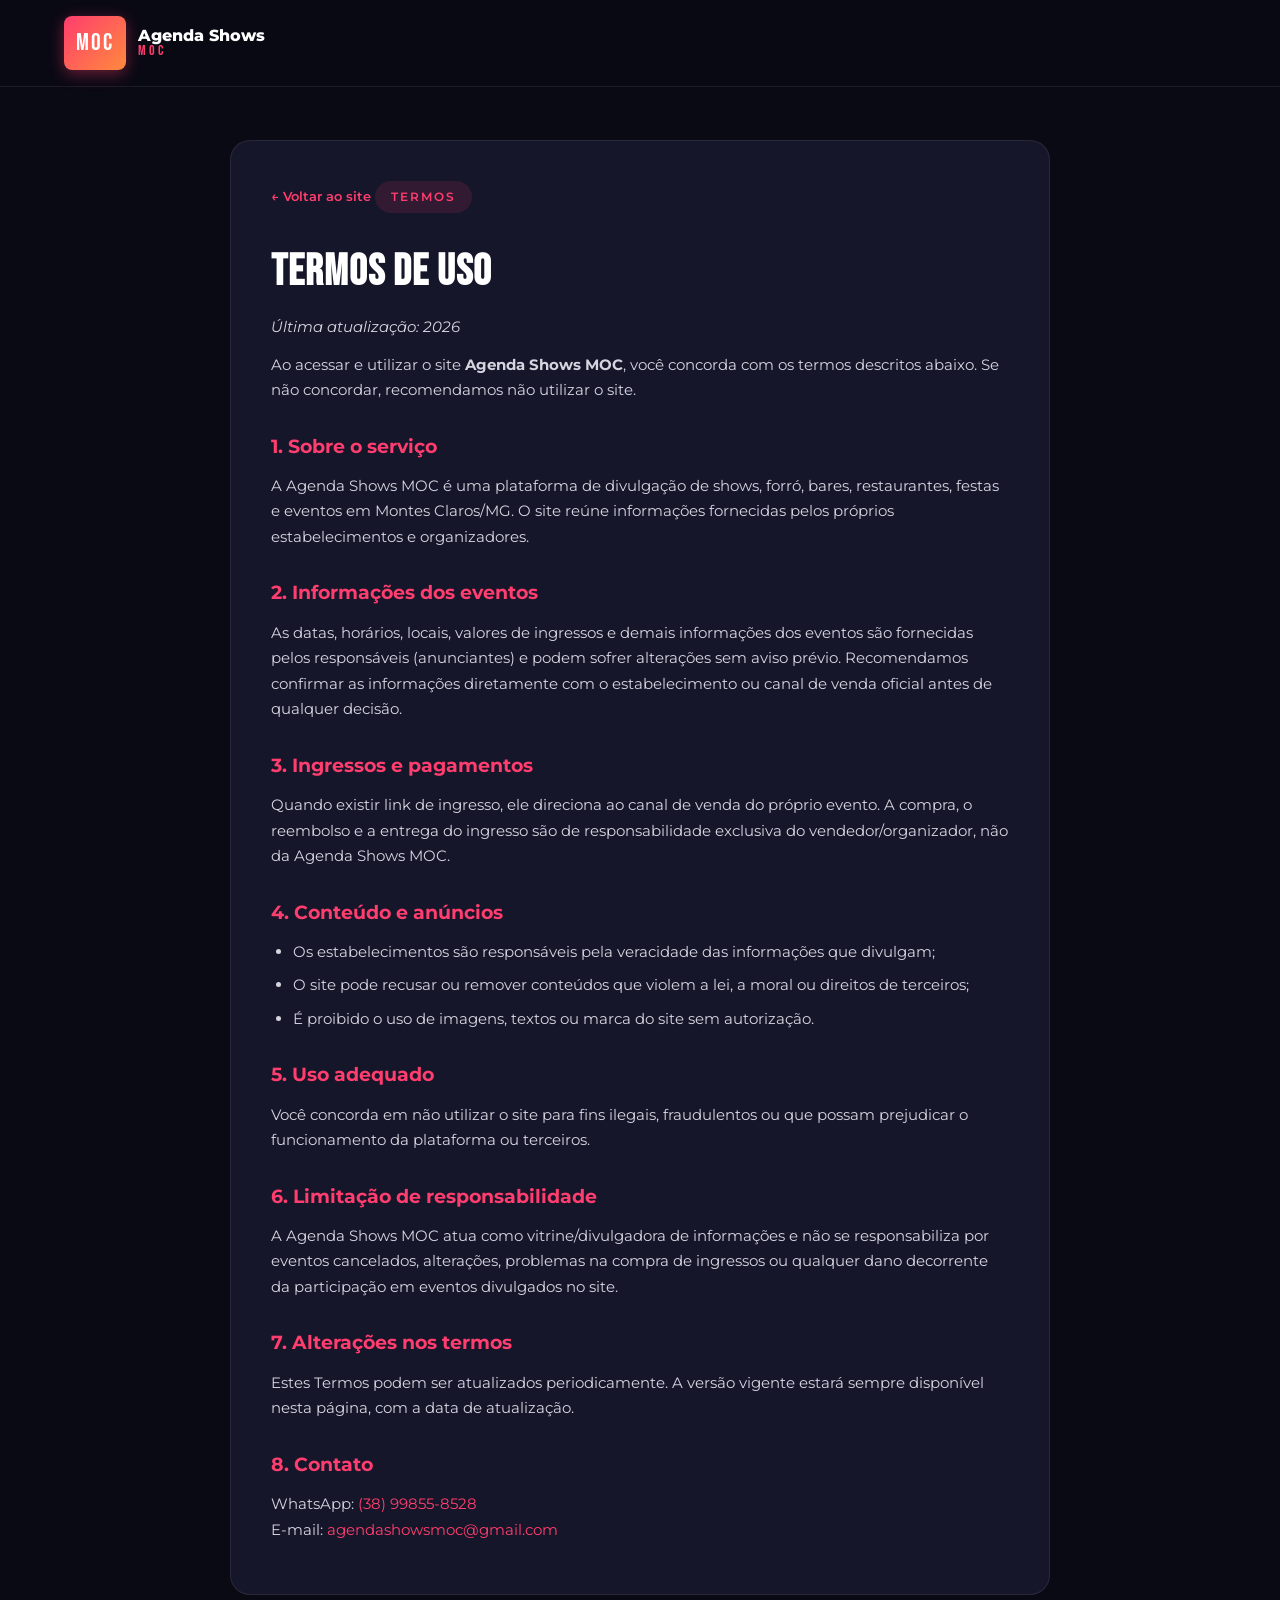
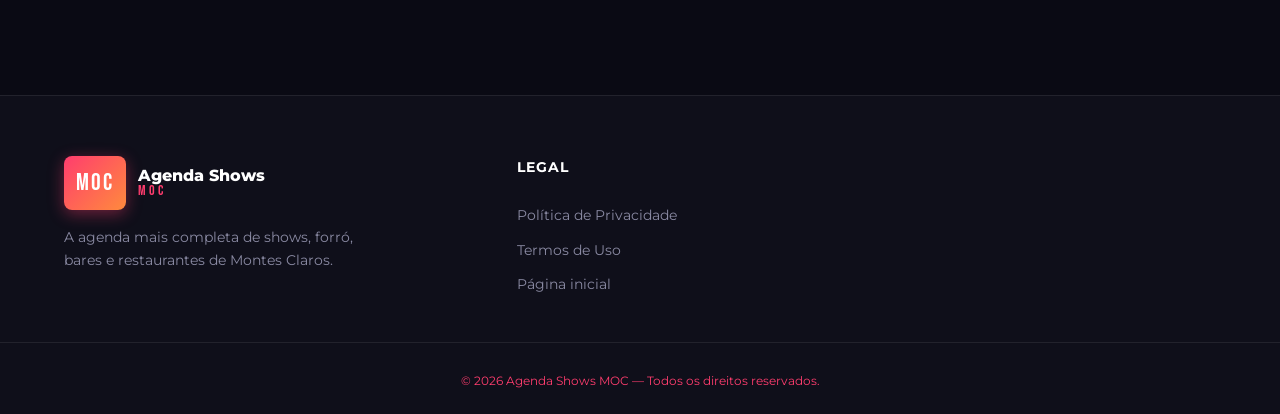
<file: termos.html>
<!DOCTYPE html>
<html lang="pt-BR">
<head>
    <meta charset="UTF-8">
    <meta name="viewport" content="width=device-width, initial-scale=1.0">
    <title>Termos de Uso — Agenda Shows MOC</title>
    <meta name="robots" content="index, follow">
    <link rel="icon" type="image/svg+xml" href="data:image/svg+xml,%3Csvg%20xmlns='http://www.w3.org/2000/svg'%20viewBox='0%200%20100%20100'%3E%3Crect%20width='100'%20height='100'%20rx='20'%20fill='%23ff3d6e'/%3E%3Ctext%20x='50'%20y='65'%20font-family='Arial%20Black'%20font-size='40'%20fill='white'%20text-anchor='middle'%20font-weight='900'%3EMOC%3C/text%3E%3C/svg%3E">
    <link rel="preconnect" href="https://fonts.googleapis.com">
    <link rel="preconnect" href="https://fonts.gstatic.com" crossorigin>
    <link href="https://fonts.googleapis.com/css2?family=Bebas+Neue&family=Montserrat:wght@400;500;600;700;800&display=swap" rel="stylesheet">
    <link rel="stylesheet" href="styles.css">
</head>
<body>

    <header class="header">
        <div class="container header-inner">
            <a href="index.html" class="logo">
                <span class="logo-icon">MOC</span>
                <div class="logo-text">
                    <span class="logo-title">Agenda Shows</span>
                    <span class="logo-sub">MOC</span>
                </div>
            </a>
        </div>
    </header>

    <section class="section legal-page">
        <div class="container">
            <div class="legal-card">
                <a href="index.html" class="legal-back">← Voltar ao site</a>
                <span class="section-tag">Termos</span>
                <h1>Termos de Uso</h1>
                <p class="legal-update"><em>Última atualização: <span class="legal-year"></span></em></p>

                <p>Ao acessar e utilizar o site <strong>Agenda Shows MOC</strong>, você concorda com os termos descritos abaixo. Se não concordar, recomendamos não utilizar o site.</p>

                <h2>1. Sobre o serviço</h2>
                <p>A Agenda Shows MOC é uma plataforma de divulgação de shows, forró, bares, restaurantes, festas e eventos em Montes Claros/MG. O site reúne informações fornecidas pelos próprios estabelecimentos e organizadores.</p>

                <h2>2. Informações dos eventos</h2>
                <p>As datas, horários, locais, valores de ingressos e demais informações dos eventos são fornecidas pelos responsáveis (anunciantes) e podem sofrer alterações sem aviso prévio. Recomendamos confirmar as informações diretamente com o estabelecimento ou canal de venda oficial antes de qualquer decisão.</p>

                <h2>3. Ingressos e pagamentos</h2>
                <p>Quando existir link de ingresso, ele direciona ao canal de venda do próprio evento. A compra, o reembolso e a entrega do ingresso são de responsabilidade exclusiva do vendedor/organizador, não da Agenda Shows MOC.</p>

                <h2>4. Conteúdo e anúncios</h2>
                <ul>
                    <li>Os estabelecimentos são responsáveis pela veracidade das informações que divulgam;</li>
                    <li>O site pode recusar ou remover conteúdos que violem a lei, a moral ou direitos de terceiros;</li>
                    <li>É proibido o uso de imagens, textos ou marca do site sem autorização.</li>
                </ul>

                <h2>5. Uso adequado</h2>
                <p>Você concorda em não utilizar o site para fins ilegais, fraudulentos ou que possam prejudicar o funcionamento da plataforma ou terceiros.</p>

                <h2>6. Limitação de responsabilidade</h2>
                <p>A Agenda Shows MOC atua como vitrine/divulgadora de informações e não se responsabiliza por eventos cancelados, alterações, problemas na compra de ingressos ou qualquer dano decorrente da participação em eventos divulgados no site.</p>

                <h2>7. Alterações nos termos</h2>
                <p>Estes Termos podem ser atualizados periodicamente. A versão vigente estará sempre disponível nesta página, com a data de atualização.</p>

                <h2>8. Contato</h2>
                <p>
                    WhatsApp: <a href="https://wa.me/5538998558528" target="_blank" rel="noopener">(38) 99855-8528</a><br>
                    E-mail: <a href="mailto:agendashowsmoc@gmail.com">agendashowsmoc@gmail.com</a>
                </p>
            </div>
        </div>
    </section>

    <footer class="footer">
        <div class="container footer-inner">
            <div class="footer-brand">
                <a href="index.html" class="logo">
                    <span class="logo-icon">MOC</span>
                    <div class="logo-text"><span class="logo-title">Agenda Shows</span><span class="logo-sub">MOC</span></div>
                </a>
                <p>A agenda mais completa de shows, forró, bares e restaurantes de Montes Claros.</p>
            </div>
            <div class="footer-col">
                <h4>Legal</h4>
                <a href="privacidade.html">Política de Privacidade</a>
                <a href="termos.html">Termos de Uso</a>
                <a href="index.html">Página inicial</a>
            </div>
        </div>
        <div class="footer-bottom">
            <p>© <span class="legal-year"></span> Agenda Shows MOC — Todos os direitos reservados.</p>
        </div>
    </footer>

    <script>
        document.querySelectorAll('.legal-year').forEach(el => { el.textContent = new Date().getFullYear(); });
    </script>
</body>
</html>
</file>
<file: styles.css>
/* =========================
   AGENDA SHOWS MOC - CSS
   ========================= */

:root {
    --primary: #ff3d6e;
    --primary-dark: #e02d5b;
    --secondary: #ff8a3d;
    --dark: #0f0f1a;
    --dark-2: #1a1a2e;
    --dark-3: #232342;
    --gray: #8a8aa3;
    --light: #ffffff;
    --bg: #0a0a14;
    --card: #16162a;
    --border: rgba(255, 255, 255, 0.08);
    --gradient: linear-gradient(135deg, #ff3d6e 0%, #ff8a3d 100%);
    --gradient-2: linear-gradient(135deg, #7c3aed 0%, #3b82f6 100%);
    --shadow: 0 10px 30px rgba(0, 0, 0, 0.4);
    --shadow-glow: 0 10px 40px rgba(255, 61, 110, 0.3);
}

* { margin: 0; padding: 0; box-sizing: border-box; }

html { scroll-behavior: smooth; }

body {
    font-family: 'Montserrat', sans-serif;
    background: var(--bg);
    color: #e5e5f0;
    line-height: 1.6;
    overflow-x: hidden;
}

a { text-decoration: none; color: inherit; }
img { max-width: 100%; display: block; }
ul { list-style: none; }

.container {
    max-width: 1200px;
    margin: 0 auto;
    padding: 0 24px;
}

/* ============== HEADER ============== */
.header-actions {
    display: flex;
    align-items: center;
    gap: 16px;
}

.fav-btn {
    position: relative;
    background: rgba(255, 255, 255, 0.08);
    border: 1px solid var(--border);
    color: white;
    width: 44px; height: 44px;
    border-radius: 50%;
    cursor: pointer;
    display: flex;
    align-items: center;
    justify-content: center;
    transition: 0.3s;
}
.fav-btn:hover {
    background: var(--primary);
    border-color: var(--primary);
    transform: translateY(-2px);
}
.fav-btn svg { width: 18px; height: 18px; }
.fav-count {
    position: absolute;
    top: -4px; right: -4px;
    background: var(--primary);
    color: white;
    font-size: 11px;
    font-weight: 700;
    width: 20px; height: 20px;
    border-radius: 50%;
    display: flex;
    align-items: center;
    justify-content: center;
    border: 2px solid var(--bg);
}
.fav-count:empty,
.fav-count[data-zero="true"] { display: none; }

.header {
    position: fixed;
    top: 0;
    left: 0;
    right: 0;
    z-index: 100;
    background: rgba(10, 10, 20, 0.85);
    backdrop-filter: blur(12px);
    -webkit-backdrop-filter: blur(12px);
    border-bottom: 1px solid var(--border);
    transition: 0.3s;
}

.header.scrolled { background: rgba(10, 10, 20, 0.95); }

.header-inner {
    display: flex;
    align-items: center;
    justify-content: space-between;
    padding: 16px 24px;
}

.logo {
    display: flex;
    align-items: center;
    gap: 12px;
}

.logo-icon {
    background: var(--gradient);
    color: white;
    font-family: 'Bebas Neue', sans-serif;
    font-size: 24px;
    padding: 8px 12px;
    border-radius: 8px;
    letter-spacing: 2px;
    box-shadow: 0 4px 16px rgba(255, 61, 110, 0.4);
}

.logo-text { display: flex; flex-direction: column; line-height: 1; }
.logo-title { font-weight: 800; font-size: 16px; color: white; }
.logo-sub { font-family: 'Bebas Neue', sans-serif; color: var(--primary); font-size: 14px; letter-spacing: 3px; }

.nav { display: flex; gap: 32px; }
.nav a {
    color: #e5e5f0;
    font-weight: 500;
    font-size: 14px;
    position: relative;
    transition: 0.3s;
}
.nav a:hover { color: var(--primary); }
.nav a::after {
    content: '';
    position: absolute;
    left: 0; bottom: -6px;
    width: 0; height: 2px;
    background: var(--gradient);
    transition: 0.3s;
}
.nav a:hover::after { width: 100%; }

.menu-toggle {
    display: none;
    background: none;
    border: none;
    flex-direction: column;
    gap: 5px;
    cursor: pointer;
}
.menu-toggle span {
    width: 28px; height: 3px;
    background: white;
    border-radius: 2px;
    transition: 0.3s;
}

/* ============== HERO ============== */
.hero {
    position: relative;
    min-height: 100vh;
    display: flex;
    flex-direction: column;
    align-items: stretch;
    padding: 100px 0 0;
    overflow: hidden;
    background: var(--bg);
}

.hero-container {
    display: grid;
    grid-template-columns: 1fr 1fr;
    gap: 40px;
    align-items: center;
    flex: 1;
    padding: 20px 24px 60px;
    min-height: 80vh;
    position: relative;
    z-index: 2;
}

.hero-img-wrapper {
    position: relative;
    width: 100%;
    height: 600px;
    border-radius: 20px;
    overflow: hidden;
    box-shadow: var(--shadow-lg);
}

.hero-img {
    width: 100%;
    height: 100%;
    object-fit: cover;
    object-position: center;
    display: block;
}

.hero-img-wrapper::after {
    content: '';
    position: absolute;
    inset: 0;
    background: linear-gradient(135deg, rgba(10, 10, 20, 0.2) 0%, rgba(10, 10, 20, 0.5) 100%);
    pointer-events: none;
}

.hero-content {
    text-align: left;
}

.hero-badge {
    display: inline-block;
    background: rgba(255, 61, 110, 0.15);
    color: var(--primary);
    padding: 8px 20px;
    border-radius: 100px;
    font-size: 13px;
    font-weight: 600;
    letter-spacing: 2px;
    border: 1px solid rgba(255, 61, 110, 0.3);
    margin-bottom: 24px;
}

.hero-title {
    font-family: 'Bebas Neue', sans-serif;
    font-size: clamp(40px, 5vw, 64px);
    line-height: 1.05;
    color: white;
    margin-bottom: 20px;
    letter-spacing: 1px;
}

.hero-title span {
    background: var(--gradient);
    -webkit-background-clip: text;
    -webkit-text-fill-color: transparent;
    background-clip: text;
}

.hero-sub {
    font-size: 17px;
    color: var(--gray);
    margin-bottom: 32px;
    max-width: 500px;
}

.hero-actions {
    display: flex;
    gap: 14px;
    margin-bottom: 50px;
    flex-wrap: wrap;
}

.hero-stats {
    display: grid;
    grid-template-columns: repeat(4, 1fr);
    gap: 20px;
    padding: 20px;
    background: var(--card);
    border: 1px solid var(--border);
    border-radius: 16px;
}
.hero-stats:has(.stat-visitas) { grid-template-columns: repeat(5, 1fr); }

.stat { text-align: center; }
.stat-visitas strong { text-shadow: 0 0 14px rgba(255, 61, 110, 0.5); }
.stat strong {
    display: block;
    font-family: 'Bebas Neue', sans-serif;
    font-size: 42px;
    background: var(--gradient);
    -webkit-background-clip: text;
    -webkit-text-fill-color: transparent;
    background-clip: text;
    letter-spacing: 1px;
}
.stat span {
    color: var(--gray);
    font-size: 13px;
    text-transform: uppercase;
    letter-spacing: 1.5px;
}

.btn {
    display: inline-flex;
    align-items: center;
    justify-content: center;
    padding: 14px 32px;
    border-radius: 100px;
    font-weight: 600;
    font-size: 14px;
    cursor: pointer;
    border: 2px solid transparent;
    transition: all 0.3s;
    letter-spacing: 0.5px;
}

.btn-primary {
    background: var(--gradient);
    color: white;
    box-shadow: var(--shadow-glow);
}
.btn-primary:hover {
    transform: translateY(-3px);
    box-shadow: 0 15px 50px rgba(255, 61, 110, 0.5);
}

.btn-ghost {
    background: rgba(255, 255, 255, 0.08);
    color: white;
    border-color: rgba(255, 255, 255, 0.2);
    backdrop-filter: blur(10px);
}
.btn-ghost:hover {
    background: rgba(255, 255, 255, 0.15);
    transform: translateY(-3px);
}

.btn-outline {
    border-color: var(--primary);
    color: var(--primary);
}
.btn-outline:hover {
    background: var(--primary);
    color: white;
}

.btn-lg { padding: 18px 40px; font-size: 16px; }

/* ============== SEARCH BAR ============== */
.search-bar {
    background: var(--dark-2);
    padding: 30px 0;
    border-top: 1px solid var(--border);
    border-bottom: 1px solid var(--border);
}

.search-inner {
    display: flex;
    gap: 12px;
    align-items: center;
    flex-wrap: wrap;
}

.search-box {
    flex: 1;
    min-width: 250px;
    display: flex;
    align-items: center;
    background: var(--card);
    border: 1px solid var(--border);
    border-radius: 100px;
    padding: 12px 20px;
    color: var(--gray);
}

.search-box input {
    flex: 1;
    background: none;
    border: none;
    outline: none;
    color: white;
    font-size: 14px;
    margin-left: 10px;
    font-family: inherit;
}

.filter-select {
    background: var(--card);
    color: white;
    border: 1px solid var(--border);
    border-radius: 100px;
    padding: 12px 20px;
    font-size: 14px;
    cursor: pointer;
    font-family: inherit;
    min-width: 180px;
}

/* ============== SECTIONS ============== */
.section {
    padding: 100px 0;
}

.section-head {
    text-align: center;
    margin-bottom: 60px;
}

.section-tag {
    display: inline-block;
    background: rgba(255, 61, 110, 0.12);
    color: var(--primary);
    padding: 6px 16px;
    border-radius: 100px;
    font-size: 12px;
    font-weight: 600;
    letter-spacing: 2px;
    text-transform: uppercase;
    margin-bottom: 16px;
}
.section-tag.light {
    background: rgba(255, 255, 255, 0.1);
    color: white;
}

.section-title {
    font-family: 'Bebas Neue', sans-serif;
    font-size: clamp(32px, 5vw, 52px);
    color: white;
    letter-spacing: 1px;
    margin-bottom: 12px;
}

.section-sub {
    color: var(--gray);
    font-size: 16px;
    max-width: 600px;
    margin: 0 auto;
}

.section-foot { text-align: center; margin-top: 50px; }

/* ============== CATEGORIAS ============== */
.cat-tabs {
    display: flex;
    gap: 8px;
    margin-bottom: 40px;
    overflow-x: auto;
    padding-bottom: 8px;
    scrollbar-width: thin;
    scrollbar-color: var(--primary) transparent;
}
.cat-tabs::-webkit-scrollbar { height: 4px; }
.cat-tabs::-webkit-scrollbar-thumb { background: var(--primary); border-radius: 4px; }

.cat-tab {
    background: var(--card);
    color: #e5e5f0;
    border: 1px solid var(--border);
    padding: 10px 22px;
    border-radius: 100px;
    font-size: 14px;
    font-weight: 600;
    cursor: pointer;
    transition: 0.3s;
    white-space: nowrap;
    font-family: inherit;
}
.cat-tab:hover { border-color: var(--primary); color: var(--primary); }
.cat-tab.active {
    background: var(--gradient);
    color: white;
    border-color: transparent;
    box-shadow: var(--shadow-glow);
}

.cat-grid {
    display: grid;
    grid-template-columns: repeat(auto-fit, minmax(260px, 1fr));
    gap: 20px;
}

.cat-card {
    position: relative;
    background: var(--card);
    border-radius: 16px;
    overflow: hidden;
    border: 1px solid var(--border);
    transition: 0.4s;
    display: block;
    height: 280px;
    cursor: pointer;
}

.cat-img {
    position: absolute;
    inset: 0;
    background-size: cover;
    background-position: center;
    transition: transform 0.6s ease;
    z-index: 1;
}

.cat-card::after {
    content: '';
    position: absolute;
    inset: 0;
    background: linear-gradient(180deg, transparent 30%, rgba(10, 10, 20, 0.85) 70%, rgba(10, 10, 20, 0.98) 100%);
    z-index: 2;
}

.cat-forro .cat-img,
.cat-bar .cat-img,
.cat-rest .cat-img,
.cat-show .cat-img,
.cat-sertanejo .cat-img,
.cat-pagode .cat-img,
.cat-rock .cat-img,
.cat-festa .cat-img {
    background-image: linear-gradient(135deg, rgba(0,0,0,0.3), rgba(0,0,0,0.5));
}

.cat-card:hover {
    transform: translateY(-6px);
    border-color: var(--primary);
    box-shadow: 0 20px 50px rgba(0, 0, 0, 0.5);
}
.cat-card:hover .cat-img { transform: scale(1.1); }
.cat-card:hover .cat-arrow { transform: translateX(6px); color: var(--primary); }

.cat-body {
    position: absolute;
    bottom: 0; left: 0; right: 0;
    padding: 20px;
    z-index: 3;
    color: white;
}

.cat-badge {
    display: inline-flex;
    align-items: center;
    gap: 6px;
    background: rgba(255, 255, 255, 0.15);
    backdrop-filter: blur(10px);
    color: white;
    padding: 5px 12px;
    border-radius: 100px;
    font-size: 11px;
    font-weight: 700;
    letter-spacing: 0.5px;
    margin-bottom: 12px;
    border: 1px solid rgba(255, 255, 255, 0.2);
}
.cat-badge svg { width: 12px; height: 12px; }

.cat-card h3 {
    font-family: 'Bebas Neue', sans-serif;
    font-size: 26px;
    color: white;
    letter-spacing: 1px;
    margin-bottom: 6px;
    line-height: 1;
}

.cat-card p {
    font-size: 13px;
    color: rgba(255, 255, 255, 0.75);
    margin-bottom: 14px;
    line-height: 1.5;
    display: -webkit-box;
    -webkit-line-clamp: 2;
    -webkit-box-orient: vertical;
    overflow: hidden;
}

.cat-meta {
    display: flex;
    justify-content: space-between;
    align-items: center;
    padding-top: 12px;
    border-top: 1px solid rgba(255, 255, 255, 0.15);
}

.cat-count {
    color: rgba(255, 255, 255, 0.85);
    font-size: 13px;
    font-weight: 600;
}

.cat-arrow {
    font-size: 22px;
    color: white;
    transition: 0.3s;
    font-weight: 300;
}

.cat-foot {
    text-align: center;
    margin-top: 40px;
}
.cat-foot-link {
    color: var(--primary);
    font-weight: 700;
    font-size: 15px;
    letter-spacing: 0.5px;
    transition: 0.3s;
    display: inline-block;
}
.cat-foot-link:hover { letter-spacing: 1.5px; }

/* ============== EVENTOS ============== */
.event-grid {
    display: grid;
    grid-template-columns: repeat(auto-fill, minmax(320px, 1fr));
    gap: 28px;
}

.event-card {
    background: var(--card);
    border-radius: 20px;
    overflow: hidden;
    border: 1px solid var(--border);
    transition: 0.4s;
    cursor: pointer;
}

.event-card:hover {
    transform: translateY(-8px);
    border-color: rgba(255, 61, 110, 0.5);
    box-shadow: 0 20px 50px rgba(0, 0, 0, 0.5);
}

.event-img {
    height: 200px;
    position: relative;
    background-size: cover;
    background-position: center;
    overflow: hidden;
    background-color: #222;
}
.event-img-real {
    position: absolute;
    inset: 0;
    width: 100%;
    height: 100%;
    object-fit: cover;
    z-index: 1;
    display: block;
}
.event-img > .event-date,
.event-img > .event-tag,
.event-img > .fav-card,
.event-img > button.fav-card {
    z-index: 3;
}

.event-date {
    position: absolute;
    top: 16px; left: 16px;
    background: rgba(0, 0, 0, 0.75);
    color: #ffffff;
    backdrop-filter: blur(6px);
    -webkit-backdrop-filter: blur(6px);
    padding: 8px 14px;
    border-radius: 10px;
    font-weight: 800;
    font-size: 13px;
    letter-spacing: 1px;
    box-shadow: 0 4px 12px rgba(0, 0, 0, 0.4);
    border: 1px solid rgba(255, 255, 255, 0.15);
}

.event-tag {
    position: absolute;
    top: 16px; right: 16px;
    padding: 6px 12px;
    border-radius: 100px;
    font-size: 11px;
    font-weight: 700;
    letter-spacing: 1px;
}

.tag-hot { background: #ef4444; color: white; }
.tag-new { background: #10b981; color: white; }
.tag-vip { background: #f59e0b; color: white; }

.event-info { padding: 24px; }

.event-cat {
    display: inline-block;
    background: rgba(255, 61, 110, 0.12);
    color: var(--primary);
    padding: 4px 12px;
    border-radius: 100px;
    font-size: 11px;
    font-weight: 700;
    letter-spacing: 1px;
    margin-bottom: 12px;
}

.event-title {
    color: white;
    font-size: 18px;
    font-weight: 700;
    margin-bottom: 12px;
    line-height: 1.3;
}

.event-local, .event-time {
    color: var(--gray);
    font-size: 14px;
    margin-bottom: 6px;
}

.event-btn {
    display: inline-flex;
    margin-top: 16px;
    padding: 10px 22px;
    background: rgba(255, 61, 110, 0.15);
    color: var(--primary);
    border-radius: 100px;
    font-weight: 600;
    font-size: 13px;
    transition: 0.3s;
    border: 1px solid rgba(255, 61, 110, 0.3);
}

.event-btn:hover {
    background: var(--primary);
    color: white;
    transform: translateX(4px);
}

/* ============== ESTABELECIMENTOS ============== */
.est-grid {
    display: grid;
    grid-template-columns: repeat(auto-fit, minmax(260px, 1fr));
    gap: 24px;
}

.est-card {
    background: var(--card);
    border-radius: 20px;
    overflow: hidden;
    border: 1px solid var(--border);
    transition: 0.4s;
}

.est-card:hover {
    transform: translateY(-6px);
    border-color: var(--primary);
}

.est-img {
    height: 180px;
    position: relative;
    background-size: cover;
}

.est-cat {
    position: absolute;
    bottom: 16px; left: 16px;
    background: white;
    color: var(--dark);
    padding: 6px 14px;
    border-radius: 100px;
    font-weight: 700;
    font-size: 12px;
    letter-spacing: 1px;
}

.est-info { padding: 24px; }
.est-info h3 { color: white; font-size: 20px; margin-bottom: 8px; }
.est-info p { color: var(--gray); font-size: 14px; margin-bottom: 16px; }

.est-link {
    color: var(--primary);
    font-weight: 600;
    font-size: 13px;
    letter-spacing: 0.5px;
}

/* ============== CTA ANUNCIE ============== */
.cta-anuncie {
    padding: 100px 0;
    background:
        radial-gradient(circle at 0% 50%, rgba(255, 61, 110, 0.2) 0%, transparent 50%),
        radial-gradient(circle at 100% 50%, rgba(255, 138, 61, 0.2) 0%, transparent 50%),
        var(--dark);
    border-top: 1px solid var(--border);
    border-bottom: 1px solid var(--border);
    position: relative;
    overflow: hidden;
}

.cta-inner {
    display: grid;
    grid-template-columns: 1.2fr 1fr;
    gap: 80px;
    align-items: center;
}

.cta-text h2 {
    font-family: 'Bebas Neue', sans-serif;
    font-size: clamp(32px, 4vw, 52px);
    color: white;
    margin: 16px 0 20px;
    letter-spacing: 1px;
}

.cta-text p {
    color: var(--gray);
    font-size: 16px;
    margin-bottom: 24px;
}

.cta-list {
    margin-bottom: 32px;
}
.cta-list li {
    padding: 10px 0;
    color: #e5e5f0;
    font-weight: 500;
    border-bottom: 1px solid var(--border);
}
.cta-list li:last-child { border-bottom: none; }

.cta-visual {
    position: relative;
    height: 400px;
}

.cta-card {
    position: absolute;
    background: var(--card);
    border: 1px solid var(--border);
    border-radius: 20px;
    padding: 24px;
    text-align: center;
    box-shadow: var(--shadow);
    animation: float 6s ease-in-out infinite;
}
.cta-card.c1 { top: 0; left: 0; animation-delay: 0s; }
.cta-card.c2 { top: 50%; right: 0; transform: translateY(-50%); animation-delay: 2s; }
.cta-card.c3 { bottom: 0; left: 20%; animation-delay: 4s; }

.cta-emoji { font-size: 48px; margin-bottom: 12px; }
.cta-card strong {
    display: block;
    font-family: 'Bebas Neue', sans-serif;
    font-size: 36px;
    background: var(--gradient);
    -webkit-background-clip: text;
    -webkit-text-fill-color: transparent;
    background-clip: text;
    letter-spacing: 1px;
}
.cta-card span { color: var(--gray); font-size: 13px; }

@keyframes float {
    0%, 100% { transform: translateY(0); }
    50% { transform: translateY(-20px); }
}
.cta-card.c2 { animation-name: floatY; }
@keyframes floatY {
    0%, 100% { transform: translateY(-50%); }
    50% { transform: translateY(calc(-50% - 20px)); }
}

/* ============== NEWSLETTER ============== */
.newsletter {
    padding: 60px 0;
    background: var(--dark-2);
}

.news-inner {
    display: flex;
    align-items: center;
    justify-content: space-between;
    gap: 40px;
    flex-wrap: wrap;
}

.news-text h2 {
    font-family: 'Bebas Neue', sans-serif;
    font-size: 32px;
    color: white;
    letter-spacing: 1px;
}
.news-text p { color: var(--gray); }

.news-form {
    display: flex;
    gap: 12px;
    flex: 1;
    max-width: 500px;
    min-width: 280px;
}

.news-form input {
    flex: 1;
    padding: 14px 20px;
    background: var(--card);
    border: 1px solid var(--border);
    border-radius: 100px;
    color: white;
    font-size: 14px;
    outline: none;
    font-family: inherit;
}
.news-form input:focus { border-color: var(--primary); }

/* ============== CONTATO ============== */
.contato-grid {
    display: grid;
    grid-template-columns: repeat(auto-fit, minmax(240px, 1fr));
    gap: 24px;
}

.contato-card {
    background: var(--card);
    border: 1px solid var(--border);
    border-radius: 20px;
    padding: 40px 24px;
    text-align: center;
    transition: 0.3s;
}
.contato-card:hover {
    transform: translateY(-6px);
    border-color: var(--primary);
    box-shadow: var(--shadow-glow);
}

.contato-icon {
    width: 70px; height: 70px;
    border-radius: 50%;
    display: flex;
    align-items: center;
    justify-content: center;
    font-size: 32px;
    margin: 0 auto 16px;
}

.contato-card h3 { color: white; font-size: 20px; margin-bottom: 8px; }
.contato-card p { color: var(--gray); font-size: 14px; }

/* ============== FOOTER ============== */
.footer {
    background: var(--dark);
    border-top: 1px solid var(--border);
    padding-top: 60px;
}

.footer-inner {
    display: grid;
    grid-template-columns: 2fr 1fr 1fr 1fr;
    gap: 40px;
    padding-bottom: 40px;
}

.footer-brand p { color: var(--gray); font-size: 14px; margin-top: 16px; max-width: 320px; }

.footer-col h4 {
    color: white;
    font-size: 14px;
    text-transform: uppercase;
    letter-spacing: 1px;
    margin-bottom: 20px;
}
.footer-col a {
    display: block;
    color: var(--gray);
    font-size: 14px;
    padding: 6px 0;
    transition: 0.3s;
}
.footer-col a:hover { color: var(--primary); padding-left: 4px; }

.footer-bottom {
    border-top: 1px solid var(--border);
    padding: 24px 0;
    text-align: center;
}
.footer-bottom p { color: var(--gray); font-size: 13px; }

/* ============== CONTADOR DE VISITAS ============== */
.event-views {
    display: inline-block;
    margin-left: 10px;
    color: var(--gray);
    font-size: 11px;
    letter-spacing: 0.5px;
    user-select: none;
}
.visit-counter {
    display: inline-flex;
    align-items: center;
    gap: 8px;
    margin-top: 14px;
    padding: 8px 18px;
    background: rgba(255, 61, 110, 0.08);
    border: 1px solid rgba(255, 61, 110, 0.35);
    border-radius: 999px;
    color: var(--gray);
    font-size: 13px;
    user-select: none;
}
.visit-counter svg { width: 18px; height: 18px; color: var(--primary); animation: vcPulse 2.4s ease-in-out infinite; }
.visit-counter .vc-label { letter-spacing: 0.5px; }
.visit-counter .vc-digits {
    font-family: 'Bebas Neue', sans-serif;
    font-size: 20px;
    line-height: 1;
    letter-spacing: 2px;
    color: #fff;
    text-shadow: 0 0 8px rgba(255, 61, 110, 0.8), 0 0 18px rgba(255, 61, 110, 0.4);
    min-width: 64px;
    text-align: center;
}
.visit-counter .vc-digits.loading { color: var(--gray); text-shadow: none; font-family: 'Montserrat', sans-serif; font-size: 14px; }
@keyframes vcPulse {
    0%, 100% { opacity: 1; transform: scale(1); }
    50% { opacity: 0.55; transform: scale(0.9); }
}

/* ============== WHATSAPP FLOAT ============== */
.whatsapp-float {
    position: fixed;
    bottom: 24px; right: 24px;
    width: 60px; height: 60px;
    background: #25D366;
    border-radius: 50%;
    display: flex;
    align-items: center;
    justify-content: center;
    box-shadow: 0 10px 30px rgba(37, 211, 102, 0.5);
    z-index: 99;
    transition: 0.3s;
    animation: pulse 2s infinite;
}
.whatsapp-float:hover { transform: scale(1.1); }

@keyframes pulse {
    0% { box-shadow: 0 10px 30px rgba(37, 211, 102, 0.5), 0 0 0 0 rgba(37, 211, 102, 0.7); }
    70% { box-shadow: 0 10px 30px rgba(37, 211, 102, 0.5), 0 0 0 20px rgba(37, 211, 102, 0); }
    100% { box-shadow: 0 10px 30px rgba(37, 211, 102, 0.5), 0 0 0 0 rgba(37, 211, 102, 0); }
}

/* ============== RESPONSIVE ============== */
/* ============== COUNTDOWN ============== */
.hero-countdown {
    position: relative;
    z-index: 10;
    background: var(--card);
    border: 1px solid var(--border);
    border-radius: 16px;
    padding: 24px 32px;
    margin: -40px auto 0;
    max-width: 1000px;
    width: calc(100% - 48px);
}

.countdown-inner {
    display: flex;
    align-items: center;
    gap: 30px;
    flex-wrap: wrap;
}

.cd-left { flex: 1; min-width: 220px; }
.cd-tag {
    display: inline-block;
    background: rgba(239, 68, 68, 0.2);
    color: #ef4444;
    padding: 5px 14px;
    border-radius: 100px;
    font-size: 12px;
    font-weight: 700;
    margin-bottom: 10px;
}
.cd-title {
    font-family: 'Bebas Neue', sans-serif;
    font-size: 26px;
    color: white;
    letter-spacing: 1px;
    margin-bottom: 6px;
    line-height: 1.1;
}
.cd-info { color: var(--gray); font-size: 14px; }

.cd-timer { display: flex; gap: 12px; }
.cd-box {
    background: var(--dark);
    border: 1px solid var(--border);
    border-radius: 12px;
    padding: 12px 16px;
    text-align: center;
    min-width: 70px;
    position: relative;
    overflow: hidden;
}
.cd-box strong {
    display: block;
    font-family: 'Bebas Neue', sans-serif;
    font-size: 28px;
    background: var(--gradient);
    -webkit-background-clip: text;
    -webkit-text-fill-color: transparent;
    background-clip: text;
    letter-spacing: 1px;
    line-height: 1;
    position: relative;
}
.cd-box span {
    display: block;
    font-size: 9px;
    color: var(--gray);
    text-transform: uppercase;
    letter-spacing: 1px;
    margin-top: 4px;
    position: relative;
}

/* ============== CALEND├üRIO ============== */
.cal-wrap {
    background: var(--card);
    border: 1px solid var(--border);
    border-radius: 20px;
    padding: 28px;
    max-width: 900px;
    margin: 0 auto;
}

.cal-header {
    display: flex;
    justify-content: space-between;
    align-items: center;
    margin-bottom: 20px;
}
.cal-header h3 {
    font-family: 'Bebas Neue', sans-serif;
    font-size: 28px;
    color: white;
    letter-spacing: 2px;
}
.cal-nav {
    background: rgba(255, 61, 110, 0.15);
    border: 1px solid rgba(255, 61, 110, 0.3);
    color: var(--primary);
    width: 40px; height: 40px;
    border-radius: 50%;
    font-size: 22px;
    cursor: pointer;
    transition: 0.3s;
    font-family: inherit;
}
.cal-nav:hover {
    background: var(--primary);
    color: white;
    transform: scale(1.1);
}

.cal-weekdays {
    display: grid;
    grid-template-columns: repeat(7, 1fr);
    gap: 8px;
    margin-bottom: 8px;
}
.cal-weekdays div {
    text-align: center;
    color: var(--gray);
    font-size: 12px;
    font-weight: 700;
    letter-spacing: 1px;
    padding: 8px 0;
    text-transform: uppercase;
}

.cal-grid {
    display: grid;
    grid-template-columns: repeat(7, 1fr);
    gap: 8px;
}

.cal-day {
    aspect-ratio: 1;
    background: rgba(255, 255, 255, 0.03);
    border: 1px solid var(--border);
    border-radius: 10px;
    padding: 8px;
    display: flex;
    flex-direction: column;
    cursor: pointer;
    transition: 0.3s;
    position: relative;
}
.cal-day:hover { background: rgba(255, 61, 110, 0.1); border-color: var(--primary); }
.cal-day.empty { background: transparent; border-color: transparent; cursor: default; }
.cal-day.today {
    background: var(--gradient);
    color: white;
    border-color: transparent;
    font-weight: 700;
}
.cal-day-num {
    font-size: 14px;
    font-weight: 600;
    color: white;
}
.cal-day.today .cal-day-num { color: white; }
.cal-dots {
    display: flex;
    gap: 3px;
    margin-top: auto;
    flex-wrap: wrap;
}
.cal-dot {
    width: 6px; height: 6px;
    border-radius: 50%;
    background: var(--primary);
}
.cal-day.today .cal-dot { background: white; }

.cal-day.has-events {
    background: rgba(255, 61, 110, 0.08);
    border-color: rgba(255, 61, 110, 0.3);
}
.cal-day.has-events:hover {
    background: rgba(255, 61, 110, 0.18);
    border-color: var(--primary);
}
.cal-day.many-events {
    background: rgba(245, 158, 11, 0.1);
    border-color: rgba(245, 158, 11, 0.4);
}
.cal-day.many-events .cal-dot { background: #f59e0b; }

.cal-legend {
    display: flex;
    gap: 24px;
    justify-content: center;
    margin-top: 20px;
    padding-top: 16px;
    border-top: 1px solid var(--border);
    font-size: 12px;
    color: var(--gray);
    flex-wrap: wrap;
}
.legend-dot {
    display: inline-block;
    width: 8px; height: 8px;
    border-radius: 50%;
    margin-right: 6px;
    vertical-align: middle;
}
.legend-has { background: var(--primary); }
.legend-many { background: #f59e0b; }
.legend-today { background: linear-gradient(135deg, var(--primary), var(--secondary)); }

/* ============== MODAL DE EVENTOS DO DIA ============== */
.modal-day { max-width: 700px; }

.day-modal-head {
    display: flex;
    justify-content: space-between;
    align-items: center;
    padding: 30px 30px 20px;
    border-bottom: 1px solid var(--border);
    gap: 20px;
    flex-wrap: wrap;
}
.day-modal-head h2 {
    font-family: 'Bebas Neue', sans-serif;
    font-size: 32px;
    color: white;
    letter-spacing: 1px;
    margin-top: 10px;
}

.day-modal-count {
    background: rgba(255, 61, 110, 0.15);
    color: var(--primary);
    padding: 8px 16px;
    border-radius: 100px;
    font-size: 13px;
    font-weight: 700;
    border: 1px solid rgba(255, 61, 110, 0.3);
    white-space: nowrap;
}

.day-modal-body {
    padding: 20px 30px 30px;
    max-height: 60vh;
    overflow-y: auto;
}

.day-empty {
    text-align: center;
    padding: 40px 20px;
    color: var(--gray);
}
.day-empty-emoji { font-size: 56px; margin-bottom: 16px; }
.day-empty h3 {
    color: white;
    font-size: 20px;
    margin-bottom: 8px;
    font-weight: 700;
}

.day-event {
    background: var(--card);
    border: 1px solid var(--border);
    border-radius: 14px;
    padding: 16px;
    margin-bottom: 12px;
    display: flex;
    flex-wrap: wrap;
    gap: 12px;
    cursor: pointer;
    transition: 0.3s;
    align-items: flex-start;
}
.day-event:hover {
    border-color: var(--primary);
}

.day-event-img {
    width: 70px; height: 70px;
    border-radius: 10px;
    background-size: cover;
    background-position: center;
    flex-shrink: 0;
}

.day-event-info { flex: 1; min-width: 0; min-width: calc(100% - 90px); }
.day-event-cat {
    display: inline-block;
    background: rgba(255, 61, 110, 0.15);
    color: var(--primary);
    padding: 3px 10px;
    border-radius: 100px;
    font-size: 10px;
    font-weight: 700;
    letter-spacing: 1px;
    margin-bottom: 6px;
}
.day-event h4 {
    color: white;
    font-size: 15px;
    font-weight: 700;
    margin-bottom: 4px;
    line-height: 1.3;
}
.day-event p {
    color: var(--gray);
    font-size: 12px;
    margin-bottom: 2px;
}

.day-event-btn {
    display: inline-block;
    background: var(--gradient);
    color: white;
    border: none;
    border-radius: 6px;
    padding: 5px 12px;
    font-size: 11px;
    font-weight: 700;
    cursor: pointer;
    transition: 0.3s;
    margin-top: 6px;
    width: 100%;
    text-align: center;
}
.day-event-btn:hover {
    box-shadow: 0 4px 12px rgba(255, 61, 110, 0.4);
}

/* ============== EVENTOS ============== */
.events-count {
    text-align: center;
    color: var(--gray);
    font-size: 14px;
    margin-top: 10px;
}

.event-empty {
    text-align: center;
    color: var(--gray);
    background: var(--card);
    border: 1px dashed var(--border);
    border-radius: 16px;
    padding: 40px 20px;
    font-size: 15px;
    margin-top: 20px;
}
.event-empty a { color: var(--primary); font-weight: 700; }

.fav-card {
    position: absolute;
    top: 12px; right: 12px;
    width: 36px; height: 36px;
    background: rgba(255, 255, 255, 0.9);
    border: none;
    border-radius: 50%;
    cursor: pointer;
    display: flex;
    align-items: center;
    justify-content: center;
    transition: 0.3s;
    z-index: 5;
    color: #555;
}
.fav-card:hover { transform: scale(1.15); background: white; }
.fav-card svg { width: 16px; height: 16px; }
.fav-card.active {
    background: var(--primary);
    color: white;
}
.fav-card.active svg { fill: white; }

.event-card { position: relative; }
.event-img { position: relative; }
.event-img .fav-card { top: 12px; right: 56px; }

/* ============== DEPOIMENTOS ============== */
.dep-grid {
    display: grid;
    grid-template-columns: repeat(auto-fit, minmax(280px, 1fr));
    gap: 24px;
    margin-bottom: 50px;
}

.dep-card {
    background: var(--card);
    border: 1px solid var(--border);
    border-radius: 20px;
    padding: 30px;
    transition: 0.4s;
    position: relative;
}
.dep-card::before {
    content: '"';
    position: absolute;
    top: 10px; right: 24px;
    font-family: Georgia, serif;
    font-size: 80px;
    color: var(--primary);
    opacity: 0.3;
    line-height: 1;
}
.dep-card:hover {
    transform: translateY(-6px);
    border-color: var(--primary);
    box-shadow: var(--shadow);
}

.dep-stars { color: #f59e0b; font-size: 18px; letter-spacing: 2px; margin-bottom: 14px; }
.dep-card p {
    color: #d5d5e0;
    font-size: 15px;
    line-height: 1.7;
    margin-bottom: 20px;
    font-style: italic;
    position: relative;
    z-index: 1;
}

.dep-author {
    display: flex;
    align-items: center;
    gap: 14px;
    padding-top: 16px;
    border-top: 1px solid var(--border);
}
.dep-avatar {
    width: 48px; height: 48px;
    border-radius: 50%;
    display: flex;
    align-items: center;
    justify-content: center;
    color: white;
    font-weight: 800;
    font-size: 16px;
}
.dep-author strong { display: block; color: white; font-size: 14px; }
.dep-author span { color: var(--gray); font-size: 12px; }

.dep-stats {
    display: grid;
    grid-template-columns: repeat(auto-fit, minmax(180px, 1fr));
    gap: 20px;
    padding: 40px;
    background: var(--card);
    border: 1px solid var(--border);
    border-radius: 20px;
    text-align: center;
}
.dep-stat strong {
    display: block;
    font-family: 'Bebas Neue', sans-serif;
    font-size: 36px;
    background: var(--gradient);
    -webkit-background-clip: text;
    -webkit-text-fill-color: transparent;
    background-clip: text;
    letter-spacing: 1px;
}
.dep-stat span { color: var(--gray); font-size: 13px; text-transform: uppercase; letter-spacing: 1.5px; }

/* ============== BLOG ============== */
.blog-grid {
    display: grid;
    grid-template-columns: 2fr 1fr 1fr;
    grid-template-rows: 1fr 1fr;
    gap: 24px;
    max-height: 700px;
}

.blog-card {
    background: var(--card);
    border: 1px solid var(--border);
    border-radius: 16px;
    overflow: hidden;
    transition: 0.4s;
    display: flex;
    flex-direction: column;
}
.blog-card:hover {
    transform: translateY(-4px);
    border-color: var(--primary);
}

.blog-destaque {
    grid-row: 1 / 3;
}

.blog-img {
    height: 180px;
    background-size: cover;
    background-position: center;
    position: relative;
}
.blog-destaque .blog-img { height: 100%; flex: 1; min-height: 300px; }

.blog-cat {
    position: absolute;
    bottom: 12px; left: 12px;
    background: var(--primary);
    color: white;
    padding: 5px 12px;
    border-radius: 100px;
    font-size: 11px;
    font-weight: 700;
    letter-spacing: 1px;
}

.blog-body { padding: 20px; flex: 1; display: flex; flex-direction: column; }
.blog-date { color: var(--gray); font-size: 12px; margin-bottom: 8px; }
.blog-card h3 {
    color: white;
    font-size: 17px;
    font-weight: 700;
    margin-bottom: 10px;
    line-height: 1.4;
    display: -webkit-box;
    -webkit-line-clamp: 3;
    -webkit-box-orient: vertical;
    overflow: hidden;
}
.blog-destaque h3 { font-size: 22px; -webkit-line-clamp: 4; }
.blog-card p {
    color: var(--gray);
    font-size: 13px;
    margin-bottom: 12px;
    display: -webkit-box;
    -webkit-line-clamp: 2;
    -webkit-box-orient: vertical;
    overflow: hidden;
    flex: 1;
}
.blog-link {
    color: var(--primary);
    font-weight: 700;
    font-size: 13px;
    transition: 0.3s;
    align-self: flex-start;
}
.blog-link:hover { letter-spacing: 1px; }

/* ============== FOOTER SOCIAL ============== */
.footer-social {
    display: flex;
    gap: 10px;
    margin-top: 16px;
}
.footer-social a {
    width: 36px; height: 36px;
    background: rgba(255, 255, 255, 0.08);
    border-radius: 50%;
    display: flex;
    align-items: center;
    justify-content: center;
    color: white;
    transition: 0.3s;
}
.footer-social a:hover {
    background: var(--primary);
    transform: translateY(-3px);
}
.footer-bottom p:last-child { color: var(--primary); font-size: 12px; margin-top: 4px; }

/* ============== BACK TO TOP ============== */
.back-top {
    position: fixed;
    bottom: 100px; right: 24px;
    width: 48px; height: 48px;
    background: var(--gradient);
    color: white;
    border: none;
    border-radius: 50%;
    cursor: pointer;
    display: flex;
    align-items: center;
    justify-content: center;
    box-shadow: var(--shadow-glow);
    opacity: 0;
    visibility: hidden;
    transform: translateY(20px);
    transition: 0.3s;
    z-index: 98;
}
.back-top.show { opacity: 1; visibility: visible; transform: translateY(0); }
.back-top svg { width: 22px; height: 22px; }
.back-top:hover { transform: translateY(-4px); }

/* ============== MODAL ============== */
.modal-overlay {
    position: fixed;
    inset: 0;
    background: rgba(0, 0, 0, 0.85);
    backdrop-filter: blur(8px);
    z-index: 200;
    display: none;
    align-items: center;
    justify-content: center;
    padding: 20px;
    animation: fadeIn 0.3s;
}
.modal-overlay.open { display: flex; }
.modal-gallery { display:flex; gap:8px; padding:12px 20px 0; flex-wrap:wrap; }
.modal-gallery:empty { display:none; }
.modal-gallery img { width:72px; height:72px; object-fit:cover; border-radius:10px; cursor:pointer; border:1px solid var(--border); }
.event-tag.tag-fotos { background:rgba(0,0,0,0.65); }

.modal {
    background: var(--dark-2);
    border-radius: 20px;
    max-width: 600px;
    width: 100%;
    max-height: 90vh;
    overflow-y: auto;
    position: relative;
    animation: slideUp 0.4s;
    border: 1px solid var(--border);
}

.modal-close {
    position: absolute;
    top: 16px; right: 16px;
    width: 36px; height: 36px;
    background: rgba(0, 0, 0, 0.7);
    color: white;
    border: none;
    border-radius: 50%;
    font-size: 24px;
    cursor: pointer;
    z-index: 10;
    transition: 0.3s;
    line-height: 1;
}
.modal-close:hover { background: var(--primary); transform: rotate(90deg); }

.modal-img {
    position: relative;
    height: 240px;
    background-color: var(--dark-2);
    background-size: cover;
    background-position: center;
    border-radius: 20px 20px 0 0;
    overflow: hidden;
}

/* Flyer/foto completa: centralizado, cabendo inteiro sem cortar */
.modal-img.has-photo {
    display: flex;
    align-items: center;
    justify-content: center;
    height: auto !important;
    min-height: 0 !important;
    max-height: none !important;
    background-color: var(--dark-2);
    background-image: none !important;
}
.modal-img-photo {
    display: block;
    width: auto;
    max-width: 100%;
    height: auto;
    max-height: 78vh;
    object-fit: contain;
    margin: 0 auto;
}

.modal-body { padding: 30px; }
.modal-body h2 {
    font-family: 'Bebas Neue', sans-serif;
    font-size: 32px;
    color: white;
    letter-spacing: 1px;
    margin: 12px 0 20px;
    line-height: 1.1;
}
.modal-info {
    background: var(--card);
    border-radius: 12px;
    padding: 16px;
    margin-bottom: 20px;
    border: 1px solid var(--border);
}
.modal-info p {
    color: #d5d5e0;
    font-size: 14px;
    padding: 4px 0;
}

.modal-desc {
    color: #d5d5e0;
    font-size: 15px;
    line-height: 1.7;
    margin-bottom: 24px;
}

.modal-share {
    display: flex;
    align-items: center;
    gap: 10px;
    margin-bottom: 24px;
    padding: 16px 0;
    border-top: 1px solid var(--border);
    border-bottom: 1px solid var(--border);
}
.modal-share span { color: var(--gray); font-size: 14px; margin-right: 6px; }
.share-btn {
    width: 40px; height: 40px;
    border-radius: 50%;
    display: flex;
    align-items: center;
    justify-content: center;
    font-size: 18px;
    background: rgba(255, 255, 255, 0.08);
    transition: 0.3s;
}
.share-btn:hover { transform: translateY(-3px) scale(1.1); }
.share-wpp:hover { background: #25D366; }
.share-fb:hover { background: #1877F2; }
.share-tw:hover { background: #1DA1F2; }
.share-cp:hover { background: var(--primary); }

.modal-actions {
    display: flex;
    gap: 10px;
    flex-wrap: wrap;
}
.modal-actions .btn { flex: 1; min-width: 140px; }

/* ============== FORMULÁRIO ANUNCIE ============== */
.anuncie-form .af-label {
    display: block;
    font-size: 12px;
    font-weight: 700;
    color: #cfcfe0;
    margin: 14px 0 6px;
    letter-spacing: 0.4px;
}
.af-input {
    width: 100%;
    background: var(--card);
    border: 1px solid var(--border);
    border-radius: 10px;
    padding: 12px 14px;
    color: #fff;
    font-size: 14px;
    font-family: inherit;
    outline: none;
    transition: border-color 0.3s;
}
.af-input::placeholder { color: var(--gray); }
.af-input:focus { border-color: var(--primary); }
textarea.af-input { resize: vertical; }
select.af-input { appearance: auto; }
.af-note { color: var(--gray); font-size: 12px; margin-top: 16px; text-align: center; line-height: 1.6; }
.af-note a { color: var(--primary); font-weight: 600; }

/* Rodapé legal */
.footer-legal {
    margin-top: 10px;
    display: flex;
    gap: 10px;
    align-items: center;
    justify-content: center;
    flex-wrap: wrap;
    font-size: 12px;
}
.footer-legal a { color: var(--gray); }
.footer-legal a:hover { color: var(--primary); }
.footer-legal span { color: var(--gray); opacity: 0.6; }

/* ============== PÁGINAS LEGAIS ============== */
.legal-page { padding-top: 140px; }
.legal-card {
    max-width: 820px;
    margin: 0 auto;
    background: var(--card);
    border: 1px solid var(--border);
    border-radius: 20px;
    padding: 40px;
    line-height: 1.7;
}
.legal-back {
    display: inline-block;
    color: var(--primary);
    font-weight: 600;
    font-size: 13px;
    margin-bottom: 16px;
}
.legal-back:hover { color: white; }
.legal-card h1 {
    font-family: 'Bebas Neue', sans-serif;
    font-size: clamp(30px, 5vw, 44px);
    color: white;
    margin: 6px 0 4px;
    letter-spacing: 1px;
}
.legal-update { color: var(--gray); font-size: 13px; margin-bottom: 20px; }
.legal-card h2 {
    color: var(--primary);
    font-size: 19px;
    font-weight: 700;
    margin: 28px 0 10px;
}
.legal-card p { color: #d5d5e0; font-size: 15px; margin-bottom: 12px; }
.legal-card ul { list-style: disc; padding-left: 22px; margin-bottom: 12px; }
.legal-card li { color: #d5d5e0; font-size: 15px; margin-bottom: 8px; }
.legal-card a { color: var(--primary); }

/* ============== FAVORITES PANEL ============== */
.fav-panel {
    position: fixed;
    top: 0; right: -420px;
    width: 400px;
    max-width: 100vw;
    height: 100vh;
    background: var(--dark);
    border-left: 1px solid var(--border);
    z-index: 150;
    transition: right 0.4s;
    display: flex;
    flex-direction: column;
    box-shadow: -20px 0 40px rgba(0, 0, 0, 0.5);
}
.fav-panel.open { right: 0; }

.fav-panel-head {
    display: flex;
    justify-content: space-between;
    align-items: center;
    padding: 24px;
    border-bottom: 1px solid var(--border);
}
.fav-panel-head h3 {
    font-family: 'Bebas Neue', sans-serif;
    font-size: 24px;
    color: white;
    letter-spacing: 1px;
}

.fav-panel-body {
    flex: 1;
    overflow-y: auto;
    padding: 20px;
}
.fav-empty {
    color: var(--gray);
    text-align: center;
    padding: 40px 20px;
    font-size: 14px;
    line-height: 1.6;
}

.fav-item {
    background: var(--card);
    border: 1px solid var(--border);
    border-radius: 12px;
    padding: 14px;
    margin-bottom: 12px;
    display: flex;
    gap: 12px;
    align-items: center;
    transition: 0.3s;
}
.fav-item:hover { border-color: var(--primary); }
.fav-item-img {
    width: 60px; height: 60px;
    border-radius: 10px;
    background-size: cover;
    background-position: center;
    flex-shrink: 0;
}
.fav-item-info { flex: 1; min-width: 0; }
.fav-item-info h4 {
    color: white;
    font-size: 14px;
    font-weight: 700;
    margin-bottom: 4px;
    overflow: hidden;
    text-overflow: ellipsis;
    display: -webkit-box;
    -webkit-line-clamp: 2;
    -webkit-box-orient: vertical;
}
.fav-item-info span { color: var(--gray); font-size: 12px; }
.fav-item-del {
    background: none;
    border: none;
    color: var(--gray);
    cursor: pointer;
    font-size: 18px;
    padding: 4px;
    transition: 0.3s;
}
.fav-item-del:hover { color: var(--primary); }

/* ============== TOAST ============== */
.toast {
    position: fixed;
    bottom: 100px; left: 50%;
    transform: translateX(-50%) translateY(100px);
    background: var(--card);
    border: 1px solid var(--primary);
    color: white;
    padding: 14px 24px;
    border-radius: 100px;
    font-size: 14px;
    font-weight: 600;
    box-shadow: var(--shadow-glow);
    z-index: 300;
    transition: 0.4s;
    opacity: 0;
}
.toast.show {
    opacity: 1;
    transform: translateX(-50%) translateY(0);
}

@keyframes fadeIn { from { opacity: 0; } to { opacity: 1; } }
@keyframes slideUp { from { opacity: 0; transform: translateY(30px); } to { opacity: 1; transform: translateY(0); } }

/* ============== RESPONSIVO MOBILE ============== */

/* Tablet */
@media (max-width: 900px) {
    .nav {
        position: fixed;
        top: 70px; right: -100%;
        width: 80%; max-width: 320px;
        height: calc(100vh - 70px);
        background: var(--dark);
        flex-direction: column;
        padding: 40px 30px;
        gap: 24px;
        transition: 0.4s;
        border-left: 1px solid var(--border);
    }
    .nav.open { right: 0; }
    .menu-toggle { display: flex; }

    .cta-inner { grid-template-columns: 1fr; gap: 50px; }
    .cta-visual { height: 350px; max-width: 400px; margin: 0 auto; }

    .footer-inner { grid-template-columns: 1fr 1fr; }

    .blog-grid {
        grid-template-columns: 1fr 1fr;
        max-height: none;
    }
    .blog-destaque { grid-row: auto; grid-column: 1 / 3; }
    .blog-destaque .blog-img { min-height: 250px; }

    .countdown-inner { flex-direction: column; text-align: center; }
    .cd-timer { justify-content: center; }
    .cd-btn { width: 100%; }

    .cat-grid { grid-template-columns: repeat(auto-fit, minmax(200px, 1fr)); }
    .event-grid { grid-template-columns: repeat(auto-fill, minmax(280px, 1fr)); }
    .est-grid { grid-template-columns: repeat(auto-fit, minmax(220px, 1fr)); }
    .contato-grid { grid-template-columns: 1fr; }
}

/* =========================================
   MOBILE RESPONSIVO - Motorola G54 (412px) e similares
   ========================================= */

/* Mobile pequeno ate 480px */
@media (max-width: 480px) {
    body {
        overflow-x: hidden;
    }

    /* Container */
    .container {
        padding: 0 12px;
    }

    /* Header - compacto */
    .header {
        position: fixed;
        top: 0;
        left: 0;
        right: 0;
        z-index: 100;
    }
    .header-inner {
        padding: 10px 12px;
    }
    .logo-icon {
        font-size: 16px;
        padding: 5px 8px;
    }
    .logo-title {
        font-size: 13px;
    }
    .logo-sub {
        font-size: 11px;
    }
    .header-actions {
        gap: 8px;
    }
    .fav-btn {
        width: 36px;
        height: 36px;
    }

    /* Hero Mobile - TUDO EMPILHADO E CENTRALIZADO */
    .hero {
        padding: 80px 0 0 !important;
        min-height: auto !important;
        display: block !important;
    }
    .hero-container {
        grid-template-columns: 1fr !important;
        gap: 16px !important;
        padding: 12px !important;
        min-height: auto !important;
    }
    .hero-img-wrapper {
        height: 180px !important;
        border-radius: 12px !important;
    }
    .hero-content {
        text-align: center !important;
    }
    .hero-badge {
        font-size: 9px !important;
        padding: 4px 12px !important;
        margin-bottom: 8px !important;
    }
    .hero-title {
        font-size: 24px !important;
        line-height: 1.1 !important;
        margin-bottom: 8px !important;
    }
    .hero-sub {
        font-size: 13px !important;
        margin-bottom: 16px !important;
        max-width: 100% !important;
    }
    .hero-actions {
        flex-direction: column !important;
        gap: 8px !important;
        margin-bottom: 16px !important;
        justify-content: center !important;
    }
    .hero-actions .btn {
        width: 100% !important;
        max-width: 280px !important;
        padding: 10px !important;
        font-size: 12px !important;
        border-radius: 10px !important;
    }

    /* Stats grid 2x2 */
    .hero-stats {
        grid-template-columns: repeat(2, 1fr) !important;
        gap: 10px !important;
        padding: 12px !important;
        max-width: 320px !important;
        margin: 0 auto !important;
    }
    .stat strong {
        font-size: 22px !important;
    }
    .stat span {
        font-size: 9px !important;
    }

    /* Countdown Mobile - CENTRALIZADO ABAIXO */
    .hero-countdown {
        position: relative !important;
        z-index: 10 !important;
        margin: 16px auto 0 !important;
        padding: 12px !important;
        border-radius: 12px !important;
        width: calc(100% - 24px) !important;
        max-width: 340px !important;
        text-align: center !important;
    }
    .countdown-inner {
        flex-direction: column !important;
        gap: 8px !important;
        align-items: center !important;
    }
    .cd-left {
        width: 100% !important;
        text-align: center !important;
        margin-bottom: 8px !important;
    }
    .cd-timer {
        justify-content: center !important;
    }
    .cd-box {
        min-width: 45px !important;
        max-width: 55px !important;
    }
    .cd-box strong {
        font-size: 16px !important;
    }
    .cd-box span {
        font-size: 7px !important;
    }
    .cd-btn {
        width: 100% !important;
        max-width: 200px !important;
        font-size: 11px !important;
    }
    .cd-tag {
        font-size: 8px !important;
        padding: 2px 8px !important;
    }
    .cd-title {
        font-size: 13px !important;
        margin-bottom: 4px !important;
    }
    .cd-info {
        font-size: 10px !important;
    }
    .cd-timer {
        display: flex !important;
        gap: 6px !important;
        justify-content: center !important;
        flex-wrap: nowrap !important;
    }
    .cd-box {
        padding: 6px 8px !important;
        min-width: 45px !important;
        max-width: 55px !important;
        flex: 1 !important;
        border-radius: 8px !important;
    }
    .cd-box strong {
        font-size: 16px !important;
    }
    .cd-box span {
        font-size: 7px !important;
    }
    .cd-btn {
        width: 100% !important;
        padding: 8px !important;
        font-size: 11px !important;
        border-radius: 8px !important;
        margin-top: 8px !important;
    }

    /* Search Bar */
    .search-bar {
        padding: 12px 0;
    }
    .search-inner {
        flex-direction: column;
        gap: 8px;
    }
    .search-box {
        width: 100%;
        border-radius: 10px;
        padding: 10px 14px;
    }
    .filter-select {
        width: 100%;
        border-radius: 10px;
        padding: 10px 14px;
    }
    .search-box input {
        font-size: 13px;
    }

    /* Sections */
    .section {
        padding: 40px 0;
    }
    .section-head {
        margin-bottom: 24px;
    }
    .section-title {
        font-size: 24px !important;
    }
    .section-tag {
        font-size: 9px !important;
        padding: 3px 10px !important;
    }
    .section-sub {
        font-size: 13px;
    }

    /* Categorias */
    .cat-grid {
        grid-template-columns: 1fr !important;
        gap: 12px !important;
    }
    .cat-card {
        height: 160px !important;
    }
    .cat-body {
        padding: 12px !important;
    }
    .cat-body h3 {
        font-size: 18px !important;
    }
    .cat-body p {
        display: none !important;
    }
    .cat-meta {
        padding-top: 6px !important;
    }
    .cat-count {
        font-size: 11px;
    }
    .cat-tabs {
        gap: 4px;
        margin-bottom: 20px;
    }
    .cat-tab {
        padding: 6px 12px !important;
        font-size: 11px !important;
        border-radius: 8px !important;
    }

    /* Eventos */
    .event-grid {
        grid-template-columns: 1fr !important;
        gap: 12px !important;
    }
    .event-card {
        border-radius: 14px !important;
    }
    .event-img {
        height: 140px !important;
    }
    .event-info {
        padding: 14px !important;
    }
    .event-title {
        font-size: 15px !important;
    }
    .event-cat {
        font-size: 9px !important;
        padding: 2px 8px !important;
    }
    .event-local, .event-time {
        font-size: 12px !important;
    }
    .event-btn {
        font-size: 11px !important;
        padding: 8px 14px !important;
    }

    /* Estabelecimentos */
    .est-grid {
        grid-template-columns: 1fr !important;
        gap: 12px !important;
    }
    .est-card {
        border-radius: 14px !important;
    }
    .est-img {
        height: 140px !important;
    }
    .est-info {
        padding: 14px !important;
    }

    /* Calendario */
    .cal-wrap {
        padding: 12px !important;
        border-radius: 14px !important;
    }
    .cal-header h3 {
        font-size: 20px !important;
    }
    .cal-nav {
        width: 32px !important;
        height: 32px !important;
        font-size: 18px !important;
    }
    .cal-weekdays div {
        font-size: 10px !important;
        padding: 4px 0 !important;
    }
    .cal-day {
        padding: 2px !important;
        border-radius: 6px !important;
    }
    .cal-day-num {
        font-size: 11px !important;
    }
    .cal-dots {
        display: none !important;
    }

    /* Depoimentos */
    .dep-grid {
        grid-template-columns: 1fr !important;
        gap: 12px !important;
    }
    .dep-card {
        padding: 16px !important;
        border-radius: 14px !important;
    }
    .dep-stats {
        padding: 16px !important;
        gap: 12px !important;
    }
    .dep-stat strong {
        font-size: 22px !important;
    }

    /* Blog */
    .blog-grid {
        grid-template-columns: 1fr !important;
    }
    .blog-destaque {
        grid-column: auto !important;
    }
    .blog-img {
        height: 140px !important;
    }
    .blog-destaque .blog-img {
        min-height: 140px !important;
    }

    /* CTA */
    .cta-anuncie {
        padding: 40px 0 !important;
    }
    .cta-text h2 {
        font-size: 24px !important;
    }
    .cta-text p {
        font-size: 13px;
    }
    .cta-list li {
        font-size: 13px;
        padding: 8px 0;
    }

    /* Newsletter */
    .newsletter {
        padding: 30px 0;
    }
    .news-text h2 {
        font-size: 20px !important;
    }
    .news-text p {
        font-size: 12px;
    }
    .news-form {
        flex-direction: column;
        width: 100%;
    }
    .news-form input,
    .news-form button {
        width: 100%;
        border-radius: 10px;
    }

    /* Contato */
    .contato-grid {
        grid-template-columns: 1fr !important;
        gap: 12px !important;
    }
    .contato-card {
        padding: 20px 12px !important;
        border-radius: 14px !important;
    }
    .contato-icon {
        width: 50px !important;
        height: 50px !important;
        font-size: 22px !important;
    }
    .contato-card h3 {
        font-size: 16px !important;
    }
    .contato-card p {
        font-size: 13px !important;
    }

    /* Footer */
    .footer {
        padding-top: 40px !important;
    }
    .footer-inner {
        grid-template-columns: 1fr !important;
        gap: 24px !important;
    }
    .footer-brand p {
        font-size: 12px;
    }
    .footer-col h4 {
        font-size: 12px !important;
    }
    .footer-col a {
        font-size: 12px !important;
    }
    .footer-bottom {
        flex-direction: column;
        gap: 6px;
    }
    .footer-bottom p {
        font-size: 11px !important;
    }

    /* Modal */
    .modal {
        border-radius: 14px 14px 0 0 !important;
        max-height: 95vh;
    }
    .modal-body {
        padding: 14px !important;
    }
    .modal-body h2 {
        font-size: 18px !important;
    }
    .modal-img {
        height: 160px !important;
    }
    .modal-actions {
        flex-direction: column;
    }
    .modal-actions .btn {
        width: 100%;
    }
    .modal-info p {
        font-size: 12px !important;
    }

    /* Modal Dia */
    .modal-day {
        border-radius: 14px 14px 0 0 !important;
        max-height: 85vh;
    }
    .day-modal-head {
        padding: 14px 12px !important;
    }
    .day-modal-head h2 {
        font-size: 18px !important;
    }
    .day-modal-body {
        padding: 12px !important;
        max-height: 50vh;
    }
    .day-event {
        padding: 12px !important;
        margin-bottom: 10px !important;
        border-radius: 10px !important;
    }
    .day-event-img {
        width: 50px !important;
        height: 50px !important;
    }
    .day-event h4 {
        font-size: 13px !important;
    }
    .day-event p {
        font-size: 11px !important;
    }
    .day-event-btn {
        font-size: 10px !important;
        padding: 4px 10px !important;
    }

    /* Favoritos */
    .fav-panel {
        width: 100vw !important;
    }

    /* WhatsApp Float */
    .whatsapp-float {
        width: 48px !important;
        height: 48px !important;
        bottom: 12px !important;
        right: 12px !important;
    }

    /* Back to top */
    .back-top {
        width: 36px !important;
        height: 36px !important;
        bottom: 70px !important;
        right: 12px !important;
    }

    /* Botoes gerais */
    .btn {
        padding: 10px 16px;
        font-size: 12px;
        border-radius: 10px;
    }
    .btn-lg {
        padding: 12px 20px;
        font-size: 13px;
    }
}

/* Tablet 481px - 768px */
@media (min-width: 481px) and (max-width: 768px) {
    .hero {
        padding: 80px 0 20px !important;
    }
    .hero-title {
        font-size: 32px !important;
    }
    .hero-stats {
        grid-template-columns: repeat(4, 1fr) !important;
    }
    .hero-countdown {
        margin-top: 30px;
    }
    .cd-box {
        min-width: 55px !important;
    }
    .cd-box strong {
        font-size: 20px !important;
    }
    .section {
        padding: 50px 0;
    }
    .cat-grid {
        grid-template-columns: repeat(2, 1fr) !important;
    }
    .event-grid {
        grid-template-columns: repeat(2, 1fr) !important;
    }
    .contato-grid {
        grid-template-columns: repeat(3, 1fr) !important;
    }
}

/* Tablet e celulares grandes (<= 768px) — empilha os conteudos */
@media (max-width: 768px) {
    /* Header */
    .header-inner { padding: 12px 16px; }
    .logo-icon { font-size: 18px; padding: 6px 10px; }
    .logo-title { font-size: 14px; }
    .logo-sub { font-size: 12px; }

    /* Hero Mobile */
    .hero {
        padding: 80px 0 20px;
        min-height: auto;
        overflow: visible;
    }
    .hero-content { padding-bottom: 0; }
    .hero-badge { font-size: 10px; padding: 4px 12px; margin-bottom: 12px; }
    .hero-title { font-size: 32px; line-height: 1.1; margin-bottom: 12px; }
    .hero-sub { font-size: 13px; max-width: 100%; margin-bottom: 20px; }
    .hero-actions { flex-direction: column; gap: 10px; margin-bottom: 20px; }
    .hero-actions .btn { width: 100%; justify-content: center; padding: 12px; font-size: 13px; }
    .hero-stats { flex-direction: row; flex-wrap: wrap; gap: 16px; justify-content: center; margin-bottom: 0; }
    .stat strong { font-size: 28px; }
    .stat span { font-size: 10px; }

    /* Search */
    .search-bar { padding: 16px 0; }
    .search-inner { flex-direction: column; }
    .search-box, .filter-select, .search-box input { width: 100%; border-radius: 12px; }
    .filter-select { border-radius: 12px; }

    /* Sections */
    .section { padding: 60px 0; }
    .section-head { margin-bottom: 40px; }
    .section-title { font-size: 28px; }
    .section-tag { font-size: 10px; padding: 4px 12px; }

    /* Categorias */
    .cat-grid { grid-template-columns: 1fr; gap: 16px; }
    .cat-card { height: 200px; }
    .cat-tabs { gap: 6px; }
    .cat-tab { padding: 8px 16px; font-size: 12px; }

    /* Eventos */
    .event-grid { grid-template-columns: 1fr; gap: 16px; }
    .event-img { height: 160px; }
    .event-info { padding: 16px; }
    .event-title { font-size: 16px; }

    /* Estabelecimentos */
    .est-grid { grid-template-columns: 1fr; gap: 16px; }

    /* Calendário */
    .cal-wrap { padding: 16px; }
    .cal-day { padding: 4px; }
    .cal-day-num { font-size: 12px; }
    .cal-dots { display: none; }

    /* Depoimentos */
    .dep-grid { grid-template-columns: 1fr; gap: 16px; }
    .dep-stats { padding: 24px; gap: 16px; }
    .dep-stat strong { font-size: 28px; }

    /* Blog */
    .blog-grid { grid-template-columns: 1fr; max-height: none; }
    .blog-destaque { grid-column: auto; }
    .blog-destaque .blog-img { min-height: 200px; }

    /* CTA */
    .cta-anuncie { padding: 60px 0; }
    .cta-visual { display: none; }

    /* Newsletter */
    .newsletter { padding: 40px 0; }
    .news-inner { flex-direction: column; text-align: center; }
    .news-form { flex-direction: column; width: 100%; max-width: 100%; }
    .news-form input, .news-form button { width: 100%; border-radius: 12px; }

    /* Contato */
    .contato-grid { grid-template-columns: 1fr; gap: 16px; }
    .contato-card { padding: 24px 16px; }
    .contato-icon { width: 56px; height: 56px; font-size: 24px; }

    /* Footer */
    .footer-inner { grid-template-columns: 1fr; gap: 30px; }
    .footer { padding-top: 50px; }
    .footer-bottom { flex-direction: column; gap: 8px; }
    .footer-social { justify-content: center; }

    /* Countdown Mobile - FORA DO HERO */
    .hero-countdown {
        position: relative !important;
        z-index: 10;
        margin-top: 20px;
        margin-bottom: 0 !important;
        padding: 12px 10px;
        border-radius: 12px;
        width: 100%;
        max-width: 100%;
    }
    .cd-left { width: 100%; text-align: center; margin-bottom: 10px; }
    .cd-tag { font-size: 9px; padding: 3px 8px; }
    .cd-title { font-size: 14px; }
    .cd-info { font-size: 10px; }
    .countdown-inner { gap: 6px; justify-content: center; flex-direction: column; }
    .cd-timer { gap: 6px; justify-content: center; flex-wrap: wrap; }
    .cd-box {
        padding: 6px 8px;
        min-width: 50px;
        border-radius: 8px;
        flex: 1;
        max-width: 70px;
    }
    .cd-box strong { font-size: 18px; }
    .cd-box span { font-size: 8px; }
    .cd-btn { width: 100%; font-size: 11px; padding: 10px; margin-top: 10px; border-radius: 8px; }

    /* Modal */
    .modal { border-radius: 16px; }
    .modal-body { padding: 16px; }
    .modal-body h2 { font-size: 20px; }
    .modal-img { height: 180px; }
    .modal-actions { flex-direction: column; }
    .modal-actions .btn { width: 100%; }
    .modal-overlay { padding: 10px; }

    /* Modal Dia */
    .modal-day { max-width: 100%; margin: 10px; }
    .day-modal-head { padding: 20px 16px; }
    .day-modal-head h2 { font-size: 24px; }
    .day-modal-body { padding: 16px; max-height: 50vh; }
    .day-event-img { width: 60px; height: 60px; }

    /* Favoritos */
    .fav-panel { width: 100vw; right: -100%; }
    .fav-panel.open { right: 0; }

    /* WhatsApp Float */
    .whatsapp-float { width: 50px; height: 50px; bottom: 16px; right: 16px; }

    /* Back to top */
    .back-top { width: 40px; height: 40px; bottom: 80px; right: 16px; }

    /* Buttons */
    .btn { padding: 12px 24px; font-size: 13px; }
    .btn-lg { padding: 14px 28px; font-size: 14px; }
}
</file>
<file: admin.css>
/* =========================
   ADMIN - AGENDA SHOWS MOC
   ========================= */

:root {
    --bg: #0a0a14;
    --bg-2: #12121f;
    --bg-3: #1a1a2e;
    --card: #16162a;
    --border: rgba(255, 255, 255, 0.08);
    --primary: #ff3d6e;
    --primary-dark: #e02d5b;
    --secondary: #ff8a3d;
    --success: #10b981;
    --danger: #ef4444;
    --warning: #f59e0b;
    --text: #e5e5f0;
    --gray: #8a8aa3;
    --gray-2: #b0b0c8;
    --gradient: linear-gradient(135deg, #ff3d6e 0%, #ff8a3d 100%);
    --shadow: 0 4px 20px rgba(0, 0, 0, 0.3);
    --shadow-lg: 0 20px 50px rgba(0, 0, 0, 0.5);
    --shadow-glow: 0 8px 30px rgba(255, 61, 110, 0.3);
}

* { margin: 0; padding: 0; box-sizing: border-box; }
html { scroll-behavior: smooth; }
body {
    font-family: 'Inter', -apple-system, BlinkMacSystemFont, sans-serif;
    background: var(--bg);
    color: var(--text);
    line-height: 1.5;
    overflow-x: hidden;
}

input, select, textarea, button {
    font-family: inherit;
    font-size: 14px;
}
a { color: inherit; text-decoration: none; }

/* ============== LOGIN ============== */
.login-screen {
    min-height: 100vh;
    display: flex;
    align-items: center;
    justify-content: center;
    background:
        radial-gradient(circle at 20% 30%, rgba(255, 61, 110, 0.15) 0%, transparent 50%),
        radial-gradient(circle at 80% 70%, rgba(255, 138, 61, 0.1) 0%, transparent 50%),
        var(--bg);
    padding: 20px;
}

.login-box {
    background: var(--bg-2);
    border: 1px solid var(--border);
    border-radius: 24px;
    padding: 50px 40px;
    max-width: 420px;
    width: 100%;
    box-shadow: var(--shadow-lg);
    text-align: center;
}

.login-logo {
    width: 80px; height: 80px;
    background: var(--gradient);
    border-radius: 20px;
    display: flex;
    align-items: center;
    justify-content: center;
    margin: 0 auto 24px;
    font-family: 'Inter', sans-serif;
    font-weight: 900;
    font-size: 32px;
    color: white;
    letter-spacing: 2px;
    box-shadow: var(--shadow-glow);
}

.login-box h1 {
    font-size: 24px;
    margin-bottom: 8px;
    font-weight: 800;
}

.login-sub {
    color: var(--gray);
    font-size: 14px;
    margin-bottom: 32px;
}

.form-group {
    margin-bottom: 16px;
    text-align: left;
}

.form-group label {
    display: block;
    margin-bottom: 6px;
    font-size: 13px;
    font-weight: 600;
    color: var(--gray-2);
}

.form-group input,
.form-group select,
.form-group textarea {
    width: 100%;
    padding: 12px 14px;
    background: var(--card);
    border: 1px solid var(--border);
    border-radius: 10px;
    color: var(--text);
    outline: none;
    transition: 0.2s;
}

.form-group input:focus,
.form-group select:focus,
.form-group textarea:focus {
    border-color: var(--primary);
    box-shadow: 0 0 0 3px rgba(255, 61, 110, 0.15);
}

.btn-primary {
    background: var(--gradient);
    color: white;
    border: none;
    padding: 12px 24px;
    border-radius: 10px;
    font-weight: 700;
    cursor: pointer;
    transition: 0.2s;
    box-shadow: var(--shadow-glow);
    width: 100%;
    margin-top: 8px;
}
.btn-primary:hover { transform: translateY(-2px); box-shadow: 0 12px 30px rgba(255, 61, 110, 0.5); }

.login-hint {
    margin-top: 16px;
    font-size: 12px;
    color: var(--gray);
}

.login-error {
    color: var(--danger);
    font-size: 13px;
    margin-top: 12px;
    min-height: 18px;
}

/* ============== ADMIN LAYOUT ============== */
.admin-panel {
    display: grid;
    grid-template-columns: 260px 1fr;
    min-height: 100vh;
}

/* SIDEBAR */
.sidebar {
    background: var(--bg-2);
    border-right: 1px solid var(--border);
    display: flex;
    flex-direction: column;
    position: sticky;
    top: 0;
    height: 100vh;
    overflow-y: auto;
}

.sidebar-head {
    padding: 24px 20px;
    border-bottom: 1px solid var(--border);
}

.sidebar .logo {
    display: flex;
    align-items: center;
    gap: 12px;
}
.sidebar .logo-icon {
    background: var(--gradient);
    color: white;
    padding: 8px 12px;
    border-radius: 10px;
    font-weight: 900;
    letter-spacing: 1.5px;
    font-size: 14px;
}
.sidebar .logo-text strong { display: block; font-size: 15px; }
.sidebar .logo-text small { color: var(--gray); font-size: 11px; }

.side-nav {
    padding: 16px 12px;
    flex: 1;
}

.side-link {
    display: flex;
    align-items: center;
    gap: 12px;
    padding: 11px 14px;
    border-radius: 10px;
    color: var(--gray-2);
    font-size: 14px;
    font-weight: 500;
    margin-bottom: 4px;
    transition: 0.2s;
    cursor: pointer;
}
.side-link svg { width: 18px; height: 18px; flex-shrink: 0; }
.side-link:hover { background: var(--card); color: var(--text); }
.side-link.active {
    background: var(--gradient);
    color: white;
    box-shadow: var(--shadow-glow);
}

.sidebar-foot {
    padding: 16px 12px;
    border-top: 1px solid var(--border);
}
.side-version {
    font-size: 11px;
    color: var(--gray);
    text-align: center;
    padding: 4px 0 10px;
    letter-spacing: 1px;
}

/* MAIN */
.admin-main {
    padding: 32px 40px;
    max-width: 100%;
    overflow-x: hidden;
}

.admin-top {
    display: flex;
    justify-content: space-between;
    align-items: center;
    margin-bottom: 32px;
    padding-bottom: 24px;
    border-bottom: 1px solid var(--border);
}

.admin-top h1 {
    font-size: 28px;
    font-weight: 800;
    margin-bottom: 4px;
}
.admin-top p { color: var(--gray); font-size: 14px; }

.admin-user {
    display: flex;
    align-items: center;
    gap: 12px;
    padding: 8px 16px 8px 8px;
    background: var(--card);
    border-radius: 100px;
    border: 1px solid var(--border);
}

.user-avatar {
    width: 38px; height: 38px;
    background: var(--gradient);
    border-radius: 50%;
    display: flex;
    align-items: center;
    justify-content: center;
    font-weight: 800;
    color: white;
}

.admin-user strong { display: block; font-size: 13px; }
.admin-user small { color: var(--gray); font-size: 11px; }

/* SECTIONS */
.admin-section { display: none; animation: fadeIn 0.3s; }
.admin-section.active { display: block; }

@keyframes fadeIn {
    from { opacity: 0; transform: translateY(10px); }
    to { opacity: 1; transform: translateY(0); }
}

/* KPI CARDS */
.kpi-grid {
    display: grid;
    grid-template-columns: repeat(auto-fit, minmax(220px, 1fr));
    gap: 16px;
    margin-bottom: 24px;
}

.kpi-card {
    background: var(--card);
    border: 1px solid var(--border);
    border-radius: 16px;
    padding: 20px;
    display: flex;
    align-items: center;
    gap: 16px;
    transition: 0.3s;
}
.kpi-card:hover { transform: translateY(-4px); border-color: var(--primary); }

.kpi-icon {
    width: 56px; height: 56px;
    border-radius: 14px;
    display: flex;
    align-items: center;
    justify-content: center;
    font-size: 28px;
}
.k1 .kpi-icon { background: rgba(255, 61, 110, 0.15); }
.k2 .kpi-icon { background: rgba(124, 58, 237, 0.15); }
.k3 .kpi-icon { background: rgba(16, 185, 129, 0.15); }
.k4 .kpi-icon { background: rgba(245, 158, 11, 0.15); }

.kpi-card strong {
    display: block;
    font-size: 28px;
    font-weight: 800;
    color: white;
}
.kpi-card span { color: var(--gray); font-size: 13px; }

/* DASH GRID */
.dash-grid {
    display: grid;
    grid-template-columns: repeat(auto-fit, minmax(300px, 1fr));
    gap: 16px;
}

.dash-card {
    background: var(--card);
    border: 1px solid var(--border);
    border-radius: 16px;
    padding: 24px;
}

.dash-card h3 {
    font-size: 16px;
    margin-bottom: 16px;
    color: white;
}

.quick-actions {
    display: grid;
    grid-template-columns: 1fr 1fr;
    gap: 10px;
}

.qa-btn {
    background: var(--bg-3);
    border: 1px solid var(--border);
    color: var(--text);
    padding: 14px;
    border-radius: 10px;
    cursor: pointer;
    transition: 0.2s;
    text-align: left;
    font-size: 13px;
    font-weight: 600;
}
.qa-btn:hover {
    background: var(--gradient);
    border-color: transparent;
    transform: translateY(-2px);
}
.qa-btn span { display: inline-block; margin-right: 6px; }

.dash-list {
    display: flex;
    flex-direction: column;
    gap: 10px;
    max-height: 280px;
    overflow-y: auto;
}

.dash-item {
    background: var(--bg-3);
    border-radius: 10px;
    padding: 12px;
    border: 1px solid var(--border);
    display: flex;
    gap: 12px;
    align-items: center;
}
.dash-item-img {
    width: 50px; height: 50px;
    border-radius: 8px;
    background-size: cover;
    background-position: center;
    flex-shrink: 0;
}
.dash-item-info { flex: 1; min-width: 0; }
.dash-item-info h4 {
    color: white;
    font-size: 13px;
    margin-bottom: 2px;
    overflow: hidden;
    text-overflow: ellipsis;
    white-space: nowrap;
}
.dash-item-info span { color: var(--gray); font-size: 11px; }

.muted { color: var(--gray); font-size: 13px; }

/* TOOLBAR */
.toolbar {
    display: flex;
    gap: 10px;
    margin-bottom: 20px;
    flex-wrap: wrap;
}

.search-input {
    flex: 1;
    min-width: 200px;
    padding: 10px 14px;
    background: var(--card);
    border: 1px solid var(--border);
    border-radius: 10px;
    color: var(--text);
    outline: none;
}
.search-input:focus { border-color: var(--primary); }

.toolbar .btn-primary { width: auto; margin-top: 0; }

.btn-secondary {
    background: var(--bg-3);
    color: var(--text);
    border: 1px solid var(--border);
    padding: 10px 18px;
    border-radius: 10px;
    cursor: pointer;
    font-weight: 600;
    transition: 0.2s;
}
.btn-secondary:hover { background: var(--card); border-color: var(--primary); }

.btn-danger {
    background: rgba(239, 68, 68, 0.15);
    color: var(--danger);
    border: 1px solid rgba(239, 68, 68, 0.3);
    padding: 10px 18px;
    border-radius: 10px;
    cursor: pointer;
    font-weight: 600;
    transition: 0.2s;
}
.btn-danger:hover { background: var(--danger); color: white; }

/* TABLES */
.table-wrap {
    background: var(--card);
    border: 1px solid var(--border);
    border-radius: 16px;
    overflow: hidden;
}

.admin-table {
    width: 100%;
    border-collapse: collapse;
}

.admin-table th,
.admin-table td {
    padding: 14px 16px;
    text-align: left;
    border-bottom: 1px solid var(--border);
}

.admin-table th {
    background: var(--bg-3);
    font-size: 12px;
    font-weight: 700;
    color: var(--gray);
    text-transform: uppercase;
    letter-spacing: 0.5px;
}

.admin-table tr:hover td { background: rgba(255, 61, 110, 0.04); }

.admin-table td { font-size: 14px; color: var(--text); }

.thumb {
    width: 48px; height: 48px;
    border-radius: 8px;
    background-size: cover;
    background-position: center;
}

.cat-pill {
    display: inline-block;
    padding: 4px 10px;
    background: rgba(255, 61, 110, 0.15);
    color: var(--primary);
    border-radius: 100px;
    font-size: 11px;
    font-weight: 700;
    letter-spacing: 0.5px;
}

.action-btn {
    background: var(--bg-3);
    border: 1px solid var(--border);
    color: var(--text);
    padding: 6px 10px;
    border-radius: 6px;
    cursor: pointer;
    font-size: 12px;
    margin-right: 4px;
    transition: 0.2s;
}
.action-btn:hover { border-color: var(--primary); color: var(--primary); }
.action-btn.del:hover { border-color: var(--danger); color: var(--danger); background: rgba(239, 68, 68, 0.1); }

.empty-row {
    text-align: center;
    padding: 40px;
    color: var(--gray);
}

/* FORMULÁRIOS */
.config-form {
    background: var(--card);
    border: 1px solid var(--border);
    border-radius: 16px;
    padding: 30px;
    max-width: 800px;
}

.form-row {
    display: grid;
    grid-template-columns: repeat(auto-fit, minmax(200px, 1fr));
    gap: 16px;
    margin-bottom: 0;
}

.config-form .form-group { margin-bottom: 18px; }

.color-input {
    width: 60px !important;
    height: 44px;
    padding: 4px !important;
    cursor: pointer;
}

/* MODAL */
.modal-overlay {
    position: fixed;
    inset: 0;
    background: rgba(0, 0, 0, 0.85);
    backdrop-filter: blur(8px);
    display: none;
    align-items: center;
    justify-content: center;
    z-index: 200;
    padding: 20px;
}
.modal-overlay.open { display: flex; }

.modal-box {
    background: var(--bg-2);
    border: 1px solid var(--border);
    border-radius: 20px;
    max-width: 600px;
    width: 100%;
    max-height: 90vh;
    overflow-y: auto;
    position: relative;
    animation: slideUp 0.3s;
}

@keyframes slideUp {
    from { opacity: 0; transform: translateY(30px); }
    to { opacity: 1; transform: translateY(0); }
}

.modal-close {
    position: absolute;
    top: 16px; right: 16px;
    width: 36px; height: 36px;
    background: rgba(0, 0, 0, 0.5);
    color: white;
    border: none;
    border-radius: 50%;
    font-size: 22px;
    cursor: pointer;
    z-index: 10;
    transition: 0.2s;
}
.modal-close:hover { background: var(--primary); transform: rotate(90deg); }

.modal-head {
    padding: 24px 28px 16px;
    border-bottom: 1px solid var(--border);
}
.modal-head h2 { font-size: 22px; }

.modal-body {
    padding: 24px 28px 28px;
}

.modal-body .form-row:last-child { margin-bottom: 0; }

/* TOAST */
.toast {
    position: fixed;
    bottom: 24px; left: 50%;
    transform: translateX(-50%) translateY(100px);
    background: var(--bg-2);
    border: 1px solid var(--primary);
    color: white;
    padding: 14px 24px;
    border-radius: 100px;
    font-size: 14px;
    font-weight: 600;
    box-shadow: var(--shadow-glow);
    z-index: 300;
    transition: 0.3s;
    opacity: 0;
}
.toast.show { opacity: 1; transform: translateX(-50%) translateY(0); }

/* ============== IMAGE UPLOADER ============== */
.image-uploader {
    background: var(--bg-3);
    border: 1px dashed rgba(255,255,255,0.15);
    border-radius: 14px;
    padding: 16px;
    margin-top: 8px;
}
.up-label { display:block; font-size:13px; font-weight:700; color:var(--gray-2); margin-bottom:10px; }
.up-preview {
    min-height: 160px;
    border-radius: 10px;
    background: var(--card);
    border: 1px solid var(--border);
    display:flex;
    align-items:center;
    justify-content:center;
    flex-direction:column;
    gap:8px;
    cursor:pointer;
    overflow:hidden;
    transition:0.2s;
    text-align:center;
    padding:12px;
}
.up-preview:hover { border-color: var(--primary); }
.up-preview.dragover { border-color: var(--primary); background: rgba(255,61,110,0.08); transform:scale(1.01); }
.up-preview img { width:100%; max-height:280px; object-fit:cover; border-radius:8px; }
.up-gradient { width:100%; height:90px; border-radius:8px; }
.up-empty { color:var(--gray); font-size:13px; padding:20px; }
.up-empty.small { font-size:11px; padding:4px; }
.up-input { display:none; }
.up-actions { display:flex; align-items:center; gap:10px; margin:10px 0; flex-wrap:wrap; }
.up-actions .btn-secondary { padding:8px 14px; font-size:12px; }
.up-hint { font-size:11px; color:var(--gray); }
.up-url { margin-top:4px; }
.up-mini { width:56px; height:56px; object-fit:cover; border-radius:10px; border:1px solid var(--border); flex:0 0 auto; cursor:pointer; }
.up-mini[hidden] { display:none; }
.up-gallery { display:flex; gap:8px; flex-wrap:wrap; margin:4px 0 8px; }
.up-gal-item { position:relative; width:72px; height:72px; border-radius:10px; overflow:hidden; border:1px solid var(--border); background:var(--card); flex:0 0 auto; }
.up-gal-item img { width:100%; height:100%; object-fit:cover; display:block; }
.up-gal-grad { width:100%; height:100%; }
.up-gal-del { position:absolute; top:2px; right:2px; width:22px; height:22px; border-radius:50%; border:none; background:rgba(0,0,0,0.7); color:#fff; font-size:14px; line-height:1; cursor:pointer; }
.gh-toggle { display:flex; align-items:center; gap:10px; margin-top:14px; font-size:14px; cursor:pointer; }
.gh-toggle input { width:18px; height:18px; accent-color: var(--primary); }

/* ============== FORM ACTIONS ============== */
.form-actions { display:flex; gap:10px; margin-top:16px; }
.form-actions .btn-secondary { flex:0 0 auto; white-space:nowrap; }
.form-actions .btn-primary { flex:1; width:auto; margin-top:0; }

/* RESPONSIVE */
@media (max-width: 900px) {
    .admin-panel { grid-template-columns: 1fr; }
    .sidebar {
        position: fixed;
        top: 0; left: -260px;
        width: 260px;
        z-index: 100;
        transition: 0.3s;
    }
    .sidebar.open { left: 0; }
    .admin-main { padding: 24px 20px; }
    .admin-table { font-size: 12px; }
    .admin-table th, .admin-table td { padding: 10px 8px; }
    .thumb { width: 36px; height: 36px; }
}

@media (max-width: 600px) {
    .admin-top { flex-direction: column; align-items: flex-start; gap: 16px; }
    .quick-actions { grid-template-columns: 1fr; }
    .login-box { padding: 30px 24px; }
}
</file>
